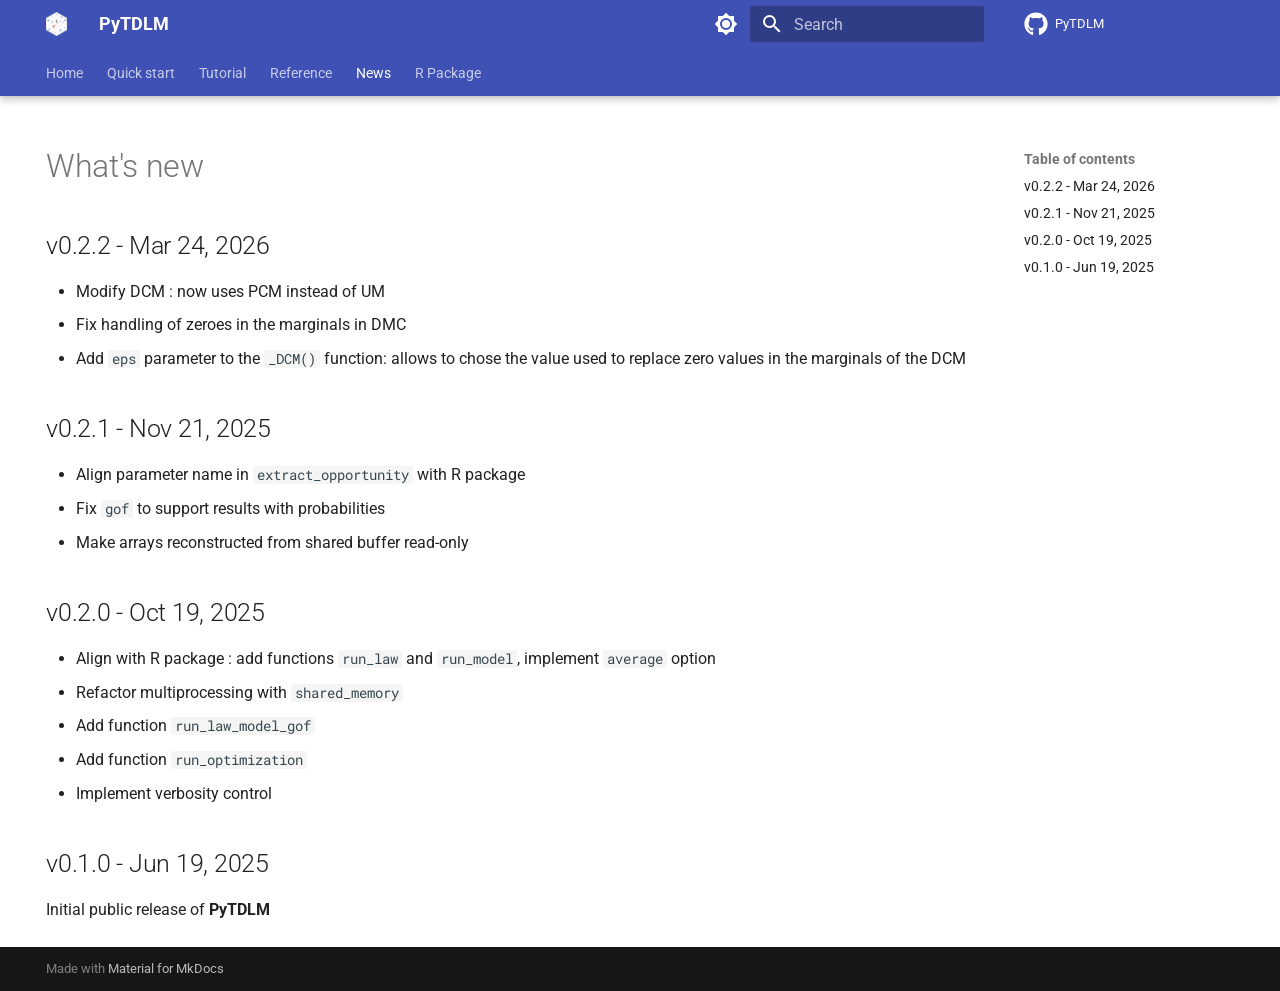
<file: news/index.html>
<!doctype html>
<html lang="en" class="no-js">
  <head>
    
      <meta charset="utf-8">
      <meta name="viewport" content="width=device-width,initial-scale=1">
      
      
      
        <link rel="canonical" href="https://rtdlm.github.io/PyTDLM/news/">
      
      
        <link rel="prev" href="../reference/">
      
      
      
        
      
      
      <link rel="icon" href="../assets/logo.png">
      <meta name="generator" content="mkdocs-1.6.1, mkdocs-material-9.7.7">
    
    
      
        <title>News - PyTDLM</title>
      
    
    
      <link rel="stylesheet" href="../assets/stylesheets/main.ec1eaa64.min.css">
      
        
        <link rel="stylesheet" href="../assets/stylesheets/palette.ab4e12ef.min.css">
      
      


    
    
      
    
    
      
        
        
        <link rel="preconnect" href="https://fonts.gstatic.com" crossorigin>
        <link rel="stylesheet" href="https://fonts.googleapis.com/css?family=Roboto:300,300i,400,400i,700,700i%7CRoboto+Mono:400,400i,700,700i&display=fallback">
        <style>:root{--md-text-font:"Roboto";--md-code-font:"Roboto Mono"}</style>
      
    
    
      <link rel="stylesheet" href="../assets/_mkdocstrings.css">
    
      <link rel="stylesheet" href="../stylesheets/extra.css">
    
    <script>__md_scope=new URL("..",location),__md_hash=e=>[...e].reduce(((e,_)=>(e<<5)-e+_.charCodeAt(0)),0),__md_get=(e,_=localStorage,t=__md_scope)=>JSON.parse(_.getItem(t.pathname+"."+e)),__md_set=(e,_,t=localStorage,a=__md_scope)=>{try{t.setItem(a.pathname+"."+e,JSON.stringify(_))}catch(e){}}</script>
    
      

    
    
  </head>
  
  
    
    
      
    
    
    
    
    <body dir="ltr" data-md-color-scheme="default" data-md-color-primary="indigo" data-md-color-accent="indigo">
  
    
    <input class="md-toggle" data-md-toggle="drawer" type="checkbox" id="__drawer" autocomplete="off">
    <input class="md-toggle" data-md-toggle="search" type="checkbox" id="__search" autocomplete="off">
    <label class="md-overlay" for="__drawer"></label>
    <div data-md-component="skip">
      
        
        <a href="#whats-new" class="md-skip">
          Skip to content
        </a>
      
    </div>
    <div data-md-component="announce">
      
    </div>
    
    
      

  

<header class="md-header md-header--shadow md-header--lifted" data-md-component="header">
  <nav class="md-header__inner md-grid" aria-label="Header">
    <a href=".." title="PyTDLM" class="md-header__button md-logo" aria-label="PyTDLM" data-md-component="logo">
      
  <img src="../assets/logo.png" alt="logo">

    </a>
    <label class="md-header__button md-icon" for="__drawer">
      
      <svg xmlns="http://www.w3.org/2000/svg" viewBox="0 0 24 24"><path d="M3 6h18v2H3zm0 5h18v2H3zm0 5h18v2H3z"/></svg>
    </label>
    <div class="md-header__title" data-md-component="header-title">
      <div class="md-header__ellipsis">
        <div class="md-header__topic">
          <span class="md-ellipsis">
            PyTDLM
          </span>
        </div>
        <div class="md-header__topic" data-md-component="header-topic">
          <span class="md-ellipsis">
            
              News
            
          </span>
        </div>
      </div>
    </div>
    
      
        <form class="md-header__option" data-md-component="palette">
  
    
    
    
    <input class="md-option" data-md-color-media="(prefers-color-scheme: light)" data-md-color-scheme="default" data-md-color-primary="indigo" data-md-color-accent="indigo"  aria-label="Switch to dark mode"  type="radio" name="__palette" id="__palette_0">
    
      <label class="md-header__button md-icon" title="Switch to dark mode" for="__palette_1" hidden>
        <svg xmlns="http://www.w3.org/2000/svg" viewBox="0 0 24 24"><path d="M12 8a4 4 0 0 0-4 4 4 4 0 0 0 4 4 4 4 0 0 0 4-4 4 4 0 0 0-4-4m0 10a6 6 0 0 1-6-6 6 6 0 0 1 6-6 6 6 0 0 1 6 6 6 6 0 0 1-6 6m8-9.31V4h-4.69L12 .69 8.69 4H4v4.69L.69 12 4 15.31V20h4.69L12 23.31 15.31 20H20v-4.69L23.31 12z"/></svg>
      </label>
    
  
    
    
    
    <input class="md-option" data-md-color-media="(prefers-color-scheme: dark)" data-md-color-scheme="slate" data-md-color-primary="indigo" data-md-color-accent="indigo"  aria-label="Switch to system preference"  type="radio" name="__palette" id="__palette_1">
    
      <label class="md-header__button md-icon" title="Switch to system preference" for="__palette_0" hidden>
        <svg xmlns="http://www.w3.org/2000/svg" viewBox="0 0 24 24"><path d="M12 18c-.89 0-1.74-.2-2.5-.55C11.56 16.5 13 14.42 13 12s-1.44-4.5-3.5-5.45C10.26 6.2 11.11 6 12 6a6 6 0 0 1 6 6 6 6 0 0 1-6 6m8-9.31V4h-4.69L12 .69 8.69 4H4v4.69L.69 12 4 15.31V20h4.69L12 23.31 15.31 20H20v-4.69L23.31 12z"/></svg>
      </label>
    
  
</form>
      
    
    
      <script>var palette=__md_get("__palette");if(palette&&palette.color){if("(prefers-color-scheme)"===palette.color.media){var media=matchMedia("(prefers-color-scheme: light)"),input=document.querySelector(media.matches?"[data-md-color-media='(prefers-color-scheme: light)']":"[data-md-color-media='(prefers-color-scheme: dark)']");palette.color.media=input.getAttribute("data-md-color-media"),palette.color.scheme=input.getAttribute("data-md-color-scheme"),palette.color.primary=input.getAttribute("data-md-color-primary"),palette.color.accent=input.getAttribute("data-md-color-accent")}for(var[key,value]of Object.entries(palette.color))document.body.setAttribute("data-md-color-"+key,value)}</script>
    
    
    
      
      
        <label class="md-header__button md-icon" for="__search">
          
          <svg xmlns="http://www.w3.org/2000/svg" viewBox="0 0 24 24"><path d="M9.5 3A6.5 6.5 0 0 1 16 9.5c0 1.61-.59 3.09-1.56 4.23l.27.27h.79l5 5-1.5 1.5-5-5v-.79l-.27-.27A6.52 6.52 0 0 1 9.5 16 6.5 6.5 0 0 1 3 9.5 6.5 6.5 0 0 1 9.5 3m0 2C7 5 5 7 5 9.5S7 14 9.5 14 14 12 14 9.5 12 5 9.5 5"/></svg>
        </label>
        <div class="md-search" data-md-component="search" role="dialog">
  <label class="md-search__overlay" for="__search"></label>
  <div class="md-search__inner" role="search">
    <form class="md-search__form" name="search">
      <input type="text" class="md-search__input" name="query" aria-label="Search" placeholder="Search" autocapitalize="off" autocorrect="off" autocomplete="off" spellcheck="false" data-md-component="search-query" required>
      <label class="md-search__icon md-icon" for="__search">
        
        <svg xmlns="http://www.w3.org/2000/svg" viewBox="0 0 24 24"><path d="M9.5 3A6.5 6.5 0 0 1 16 9.5c0 1.61-.59 3.09-1.56 4.23l.27.27h.79l5 5-1.5 1.5-5-5v-.79l-.27-.27A6.52 6.52 0 0 1 9.5 16 6.5 6.5 0 0 1 3 9.5 6.5 6.5 0 0 1 9.5 3m0 2C7 5 5 7 5 9.5S7 14 9.5 14 14 12 14 9.5 12 5 9.5 5"/></svg>
        
        <svg xmlns="http://www.w3.org/2000/svg" viewBox="0 0 24 24"><path d="M20 11v2H8l5.5 5.5-1.42 1.42L4.16 12l7.92-7.92L13.5 5.5 8 11z"/></svg>
      </label>
      <nav class="md-search__options" aria-label="Search">
        
        <button type="reset" class="md-search__icon md-icon" title="Clear" aria-label="Clear" tabindex="-1">
          
          <svg xmlns="http://www.w3.org/2000/svg" viewBox="0 0 24 24"><path d="M19 6.41 17.59 5 12 10.59 6.41 5 5 6.41 10.59 12 5 17.59 6.41 19 12 13.41 17.59 19 19 17.59 13.41 12z"/></svg>
        </button>
      </nav>
      
    </form>
    <div class="md-search__output">
      <div class="md-search__scrollwrap" tabindex="0" data-md-scrollfix>
        <div class="md-search-result" data-md-component="search-result">
          <div class="md-search-result__meta">
            Initializing search
          </div>
          <ol class="md-search-result__list" role="presentation"></ol>
        </div>
      </div>
    </div>
  </div>
</div>
      
    
    
      <div class="md-header__source">
        <a href="https://github.com/RTDLM/PyTDLM" title="Go to repository" class="md-source" data-md-component="source">
  <div class="md-source__icon md-icon">
    
    <svg xmlns="http://www.w3.org/2000/svg" viewBox="0 0 512 512"><!--! Font Awesome Free 7.1.0 by @fontawesome - https://fontawesome.com License - https://fontawesome.com/license/free (Icons: CC BY 4.0, Fonts: SIL OFL 1.1, Code: MIT License) Copyright 2025 Fonticons, Inc.--><path d="M173.9 397.4c0 2-2.3 3.6-5.2 3.6-3.3.3-5.6-1.3-5.6-3.6 0-2 2.3-3.6 5.2-3.6 3-.3 5.6 1.3 5.6 3.6m-31.1-4.5c-.7 2 1.3 4.3 4.3 4.9 2.6 1 5.6 0 6.2-2s-1.3-4.3-4.3-5.2c-2.6-.7-5.5.3-6.2 2.3m44.2-1.7c-2.9.7-4.9 2.6-4.6 4.9.3 2 2.9 3.3 5.9 2.6 2.9-.7 4.9-2.6 4.6-4.6-.3-1.9-3-3.2-5.9-2.9M252.8 8C114.1 8 8 113.3 8 252c0 110.9 69.8 205.8 169.5 239.2 12.8 2.3 17.3-5.6 17.3-12.1 0-6.2-.3-40.4-.3-61.4 0 0-70 15-84.7-29.8 0 0-11.4-29.1-27.8-36.6 0 0-22.9-15.7 1.6-15.4 0 0 24.9 2 38.6 25.8 21.9 38.6 58.6 27.5 72.9 20.9 2.3-16 8.8-27.1 16-33.7-55.9-6.2-112.3-14.3-112.3-110.5 0-27.5 7.6-41.3 23.6-58.9-2.6-6.5-11.1-33.3 2.6-67.9 20.9-6.5 69 27 69 27 20-5.6 41.5-8.5 62.8-8.5s42.8 2.9 62.8 8.5c0 0 48.1-33.6 69-27 13.7 34.7 5.2 61.4 2.6 67.9 16 17.7 25.8 31.5 25.8 58.9 0 96.5-58.9 104.2-114.8 110.5 9.2 7.9 17 22.9 17 46.4 0 33.7-.3 75.4-.3 83.6 0 6.5 4.6 14.4 17.3 12.1C436.2 457.8 504 362.9 504 252 504 113.3 391.5 8 252.8 8M105.2 352.9c-1.3 1-1 3.3.7 5.2 1.6 1.6 3.9 2.3 5.2 1 1.3-1 1-3.3-.7-5.2-1.6-1.6-3.9-2.3-5.2-1m-10.8-8.1c-.7 1.3.3 2.9 2.3 3.9 1.6 1 3.6.7 4.3-.7.7-1.3-.3-2.9-2.3-3.9-2-.6-3.6-.3-4.3.7m32.4 35.6c-1.6 1.3-1 4.3 1.3 6.2 2.3 2.3 5.2 2.6 6.5 1 1.3-1.3.7-4.3-1.3-6.2-2.2-2.3-5.2-2.6-6.5-1m-11.4-14.7c-1.6 1-1.6 3.6 0 5.9s4.3 3.3 5.6 2.3c1.6-1.3 1.6-3.9 0-6.2-1.4-2.3-4-3.3-5.6-2"/></svg>
  </div>
  <div class="md-source__repository">
    PyTDLM
  </div>
</a>
      </div>
    
  </nav>
  
    
      
<nav class="md-tabs" aria-label="Tabs" data-md-component="tabs">
  <div class="md-grid">
    <ul class="md-tabs__list">
      
        
  
  
  
  
    <li class="md-tabs__item">
      <a href=".." class="md-tabs__link">
        
  
  
    
  
  Home

      </a>
    </li>
  

      
        
  
  
  
  
    <li class="md-tabs__item">
      <a href="../start/" class="md-tabs__link">
        
  
  
    
  
  Quick start

      </a>
    </li>
  

      
        
  
  
  
  
    <li class="md-tabs__item">
      <a href="../tutorial/" class="md-tabs__link">
        
  
  
    
  
  Tutorial

      </a>
    </li>
  

      
        
  
  
  
  
    <li class="md-tabs__item">
      <a href="../reference/" class="md-tabs__link">
        
  
  
    
  
  Reference

      </a>
    </li>
  

      
        
  
  
  
    
  
  
    <li class="md-tabs__item md-tabs__item--active">
      <a href="./" class="md-tabs__link">
        
  
  
    
  
  News

      </a>
    </li>
  

      
        
  
  
  
  
    <li class="md-tabs__item">
      <a href="https://rtdlm.github.io/TDLM/" class="md-tabs__link">
        
  
  
    
  
  R Package

      </a>
    </li>
  

      
    </ul>
  </div>
</nav>
    
  
</header>
    
    <div class="md-container" data-md-component="container">
      
      
        
      
      <main class="md-main" data-md-component="main">
        <div class="md-main__inner md-grid">
          
            
              
                
              
              <div class="md-sidebar md-sidebar--primary" data-md-component="sidebar" data-md-type="navigation" hidden>
                <div class="md-sidebar__scrollwrap">
                  <div class="md-sidebar__inner">
                    


  


<nav class="md-nav md-nav--primary md-nav--lifted" aria-label="Navigation" data-md-level="0">
  <label class="md-nav__title" for="__drawer">
    <a href=".." title="PyTDLM" class="md-nav__button md-logo" aria-label="PyTDLM" data-md-component="logo">
      
  <img src="../assets/logo.png" alt="logo">

    </a>
    PyTDLM
  </label>
  
    <div class="md-nav__source">
      <a href="https://github.com/RTDLM/PyTDLM" title="Go to repository" class="md-source" data-md-component="source">
  <div class="md-source__icon md-icon">
    
    <svg xmlns="http://www.w3.org/2000/svg" viewBox="0 0 512 512"><!--! Font Awesome Free 7.1.0 by @fontawesome - https://fontawesome.com License - https://fontawesome.com/license/free (Icons: CC BY 4.0, Fonts: SIL OFL 1.1, Code: MIT License) Copyright 2025 Fonticons, Inc.--><path d="M173.9 397.4c0 2-2.3 3.6-5.2 3.6-3.3.3-5.6-1.3-5.6-3.6 0-2 2.3-3.6 5.2-3.6 3-.3 5.6 1.3 5.6 3.6m-31.1-4.5c-.7 2 1.3 4.3 4.3 4.9 2.6 1 5.6 0 6.2-2s-1.3-4.3-4.3-5.2c-2.6-.7-5.5.3-6.2 2.3m44.2-1.7c-2.9.7-4.9 2.6-4.6 4.9.3 2 2.9 3.3 5.9 2.6 2.9-.7 4.9-2.6 4.6-4.6-.3-1.9-3-3.2-5.9-2.9M252.8 8C114.1 8 8 113.3 8 252c0 110.9 69.8 205.8 169.5 239.2 12.8 2.3 17.3-5.6 17.3-12.1 0-6.2-.3-40.4-.3-61.4 0 0-70 15-84.7-29.8 0 0-11.4-29.1-27.8-36.6 0 0-22.9-15.7 1.6-15.4 0 0 24.9 2 38.6 25.8 21.9 38.6 58.6 27.5 72.9 20.9 2.3-16 8.8-27.1 16-33.7-55.9-6.2-112.3-14.3-112.3-110.5 0-27.5 7.6-41.3 23.6-58.9-2.6-6.5-11.1-33.3 2.6-67.9 20.9-6.5 69 27 69 27 20-5.6 41.5-8.5 62.8-8.5s42.8 2.9 62.8 8.5c0 0 48.1-33.6 69-27 13.7 34.7 5.2 61.4 2.6 67.9 16 17.7 25.8 31.5 25.8 58.9 0 96.5-58.9 104.2-114.8 110.5 9.2 7.9 17 22.9 17 46.4 0 33.7-.3 75.4-.3 83.6 0 6.5 4.6 14.4 17.3 12.1C436.2 457.8 504 362.9 504 252 504 113.3 391.5 8 252.8 8M105.2 352.9c-1.3 1-1 3.3.7 5.2 1.6 1.6 3.9 2.3 5.2 1 1.3-1 1-3.3-.7-5.2-1.6-1.6-3.9-2.3-5.2-1m-10.8-8.1c-.7 1.3.3 2.9 2.3 3.9 1.6 1 3.6.7 4.3-.7.7-1.3-.3-2.9-2.3-3.9-2-.6-3.6-.3-4.3.7m32.4 35.6c-1.6 1.3-1 4.3 1.3 6.2 2.3 2.3 5.2 2.6 6.5 1 1.3-1.3.7-4.3-1.3-6.2-2.2-2.3-5.2-2.6-6.5-1m-11.4-14.7c-1.6 1-1.6 3.6 0 5.9s4.3 3.3 5.6 2.3c1.6-1.3 1.6-3.9 0-6.2-1.4-2.3-4-3.3-5.6-2"/></svg>
  </div>
  <div class="md-source__repository">
    PyTDLM
  </div>
</a>
    </div>
  
  <ul class="md-nav__list" data-md-scrollfix>
    
      
      
  
  
  
  
    <li class="md-nav__item">
      <a href=".." class="md-nav__link">
        
  
  
  <span class="md-ellipsis">
    
  
    Home
  

    
  </span>
  
  

      </a>
    </li>
  

    
      
      
  
  
  
  
    <li class="md-nav__item">
      <a href="../start/" class="md-nav__link">
        
  
  
  <span class="md-ellipsis">
    
  
    Quick start
  

    
  </span>
  
  

      </a>
    </li>
  

    
      
      
  
  
  
  
    <li class="md-nav__item">
      <a href="../tutorial/" class="md-nav__link">
        
  
  
  <span class="md-ellipsis">
    
  
    Tutorial
  

    
  </span>
  
  

      </a>
    </li>
  

    
      
      
  
  
  
  
    <li class="md-nav__item">
      <a href="../reference/" class="md-nav__link">
        
  
  
  <span class="md-ellipsis">
    
  
    Reference
  

    
  </span>
  
  

      </a>
    </li>
  

    
      
      
  
  
    
  
  
  
    <li class="md-nav__item md-nav__item--active">
      
      <input class="md-nav__toggle md-toggle" type="checkbox" id="__toc">
      
      
        
      
      
        <label class="md-nav__link md-nav__link--active" for="__toc">
          
  
  
  <span class="md-ellipsis">
    
  
    News
  

    
  </span>
  
  

          <span class="md-nav__icon md-icon"></span>
        </label>
      
      <a href="./" class="md-nav__link md-nav__link--active">
        
  
  
  <span class="md-ellipsis">
    
  
    News
  

    
  </span>
  
  

      </a>
      
        

<nav class="md-nav md-nav--secondary" aria-label="Table of contents">
  
  
  
    
  
  
    <label class="md-nav__title" for="__toc">
      <span class="md-nav__icon md-icon"></span>
      Table of contents
    </label>
    <ul class="md-nav__list" data-md-component="toc" data-md-scrollfix>
      
        <li class="md-nav__item">
  <a href="#v022-mar-24-2026" class="md-nav__link">
    <span class="md-ellipsis">
      
        v0.2.2 - Mar 24, 2026
      
    </span>
  </a>
  
</li>
      
        <li class="md-nav__item">
  <a href="#v021-nov-21-2025" class="md-nav__link">
    <span class="md-ellipsis">
      
        v0.2.1 - Nov 21, 2025
      
    </span>
  </a>
  
</li>
      
        <li class="md-nav__item">
  <a href="#v020-oct-19-2025" class="md-nav__link">
    <span class="md-ellipsis">
      
        v0.2.0 - Oct 19, 2025
      
    </span>
  </a>
  
</li>
      
        <li class="md-nav__item">
  <a href="#v010-jun-19-2025" class="md-nav__link">
    <span class="md-ellipsis">
      
        v0.1.0 - Jun 19, 2025
      
    </span>
  </a>
  
</li>
      
    </ul>
  
</nav>
      
    </li>
  

    
      
      
  
  
  
  
    <li class="md-nav__item">
      <a href="https://rtdlm.github.io/TDLM/" class="md-nav__link">
        
  
  
  <span class="md-ellipsis">
    
  
    R Package
  

    
  </span>
  
  

      </a>
    </li>
  

    
  </ul>
</nav>
                  </div>
                </div>
              </div>
            
            
              
                
              
              <div class="md-sidebar md-sidebar--secondary" data-md-component="sidebar" data-md-type="toc" >
                <div class="md-sidebar__scrollwrap">
                  <div class="md-sidebar__inner">
                    

<nav class="md-nav md-nav--secondary" aria-label="Table of contents">
  
  
  
    
  
  
    <label class="md-nav__title" for="__toc">
      <span class="md-nav__icon md-icon"></span>
      Table of contents
    </label>
    <ul class="md-nav__list" data-md-component="toc" data-md-scrollfix>
      
        <li class="md-nav__item">
  <a href="#v022-mar-24-2026" class="md-nav__link">
    <span class="md-ellipsis">
      
        v0.2.2 - Mar 24, 2026
      
    </span>
  </a>
  
</li>
      
        <li class="md-nav__item">
  <a href="#v021-nov-21-2025" class="md-nav__link">
    <span class="md-ellipsis">
      
        v0.2.1 - Nov 21, 2025
      
    </span>
  </a>
  
</li>
      
        <li class="md-nav__item">
  <a href="#v020-oct-19-2025" class="md-nav__link">
    <span class="md-ellipsis">
      
        v0.2.0 - Oct 19, 2025
      
    </span>
  </a>
  
</li>
      
        <li class="md-nav__item">
  <a href="#v010-jun-19-2025" class="md-nav__link">
    <span class="md-ellipsis">
      
        v0.1.0 - Jun 19, 2025
      
    </span>
  </a>
  
</li>
      
    </ul>
  
</nav>
                  </div>
                </div>
              </div>
            
          
          
            <div class="md-content" data-md-component="content">
              
              <article class="md-content__inner md-typeset">
                
                  
  



  
  


<h1 id="whats-new">What's new<a class="headerlink" href="#whats-new" title="Permanent link">&para;</a></h1>
<h2 id="v022-mar-24-2026">v0.2.2 - Mar 24, 2026<a class="headerlink" href="#v022-mar-24-2026" title="Permanent link">&para;</a></h2>
<ul>
<li>Modify DCM : now uses PCM instead of UM</li>
<li>Fix handling of zeroes in the marginals in DMC</li>
<li>Add <code>eps</code> parameter to the <code>_DCM()</code> function: allows to chose the value used to replace zero values in the marginals of the DCM</li>
</ul>
<h2 id="v021-nov-21-2025">v0.2.1 - Nov 21, 2025<a class="headerlink" href="#v021-nov-21-2025" title="Permanent link">&para;</a></h2>
<ul>
<li>Align parameter name in <code>extract_opportunity</code> with R package</li>
<li>Fix <code>gof</code> to support results with probabilities</li>
<li>Make arrays reconstructed from shared buffer read-only</li>
</ul>
<h2 id="v020-oct-19-2025">v0.2.0 - Oct 19, 2025<a class="headerlink" href="#v020-oct-19-2025" title="Permanent link">&para;</a></h2>
<ul>
<li>Align with R package : add functions <code>run_law</code> and <code>run_model</code>, implement <code>average</code> option</li>
<li>Refactor multiprocessing with <code>shared_memory</code></li>
<li>Add function <code>run_law_model_gof</code></li>
<li>Add function <code>run_optimization</code></li>
<li>Implement verbosity control</li>
</ul>
<h2 id="v010-jun-19-2025">v0.1.0 - Jun 19, 2025<a class="headerlink" href="#v010-jun-19-2025" title="Permanent link">&para;</a></h2>
<p>Initial public release of <strong>PyTDLM</strong></p>







  
  




  



                
              </article>
            </div>
          
          
<script>var target=document.getElementById(location.hash.slice(1));target&&target.name&&(target.checked=target.name.startsWith("__tabbed_"))</script>
        </div>
        
      </main>
      
        <footer class="md-footer">
  
  <div class="md-footer-meta md-typeset">
    <div class="md-footer-meta__inner md-grid">
      <div class="md-copyright">
  
  
    Made with
    <a href="https://squidfunk.github.io/mkdocs-material/" target="_blank" rel="noopener">
      Material for MkDocs
    </a>
  
</div>
      
    </div>
  </div>
</footer>
      
    </div>
    <div class="md-dialog" data-md-component="dialog">
      <div class="md-dialog__inner md-typeset"></div>
    </div>
    
    
    
      
      
      <script id="__config" type="application/json">{"annotate": null, "base": "..", "features": ["navigation.tabs", "navigation.tabs.sticky", "content.code.copy"], "search": "../assets/javascripts/workers/search.2c215733.min.js", "tags": null, "translations": {"clipboard.copied": "Copied to clipboard", "clipboard.copy": "Copy to clipboard", "search.result.more.one": "1 more on this page", "search.result.more.other": "# more on this page", "search.result.none": "No matching documents", "search.result.one": "1 matching document", "search.result.other": "# matching documents", "search.result.placeholder": "Type to start searching", "search.result.term.missing": "Missing", "select.version": "Select version"}, "version": null}</script>
    
    
      <script src="../assets/javascripts/bundle.d7400e89.min.js"></script>
      
    
  </body>
</html>
</file>
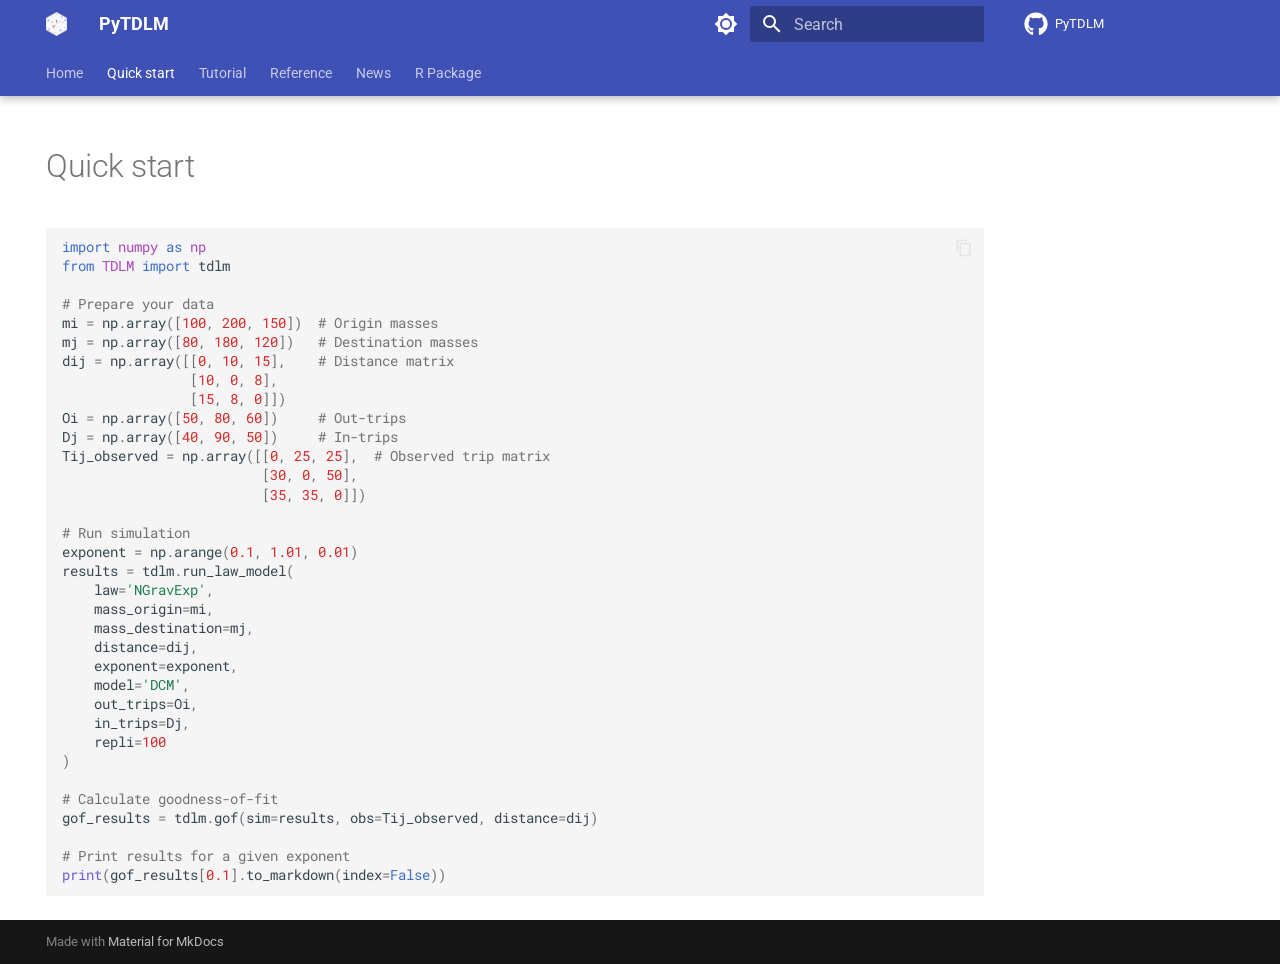
<file: start/index.html>
<!doctype html>
<html lang="en" class="no-js">
  <head>
    
      <meta charset="utf-8">
      <meta name="viewport" content="width=device-width,initial-scale=1">
      
      
      
        <link rel="canonical" href="https://rtdlm.github.io/PyTDLM/start/">
      
      
        <link rel="prev" href="..">
      
      
        <link rel="next" href="../tutorial/">
      
      
        
      
      
      <link rel="icon" href="../assets/logo.png">
      <meta name="generator" content="mkdocs-1.6.1, mkdocs-material-9.7.7">
    
    
      
        <title>Quick start - PyTDLM</title>
      
    
    
      <link rel="stylesheet" href="../assets/stylesheets/main.ec1eaa64.min.css">
      
        
        <link rel="stylesheet" href="../assets/stylesheets/palette.ab4e12ef.min.css">
      
      


    
    
      
    
    
      
        
        
        <link rel="preconnect" href="https://fonts.gstatic.com" crossorigin>
        <link rel="stylesheet" href="https://fonts.googleapis.com/css?family=Roboto:300,300i,400,400i,700,700i%7CRoboto+Mono:400,400i,700,700i&display=fallback">
        <style>:root{--md-text-font:"Roboto";--md-code-font:"Roboto Mono"}</style>
      
    
    
      <link rel="stylesheet" href="../assets/_mkdocstrings.css">
    
      <link rel="stylesheet" href="../stylesheets/extra.css">
    
    <script>__md_scope=new URL("..",location),__md_hash=e=>[...e].reduce(((e,_)=>(e<<5)-e+_.charCodeAt(0)),0),__md_get=(e,_=localStorage,t=__md_scope)=>JSON.parse(_.getItem(t.pathname+"."+e)),__md_set=(e,_,t=localStorage,a=__md_scope)=>{try{t.setItem(a.pathname+"."+e,JSON.stringify(_))}catch(e){}}</script>
    
      

    
    
  </head>
  
  
    
    
      
    
    
    
    
    <body dir="ltr" data-md-color-scheme="default" data-md-color-primary="indigo" data-md-color-accent="indigo">
  
    
    <input class="md-toggle" data-md-toggle="drawer" type="checkbox" id="__drawer" autocomplete="off">
    <input class="md-toggle" data-md-toggle="search" type="checkbox" id="__search" autocomplete="off">
    <label class="md-overlay" for="__drawer"></label>
    <div data-md-component="skip">
      
        
        <a href="#quick-start" class="md-skip">
          Skip to content
        </a>
      
    </div>
    <div data-md-component="announce">
      
    </div>
    
    
      

  

<header class="md-header md-header--shadow md-header--lifted" data-md-component="header">
  <nav class="md-header__inner md-grid" aria-label="Header">
    <a href=".." title="PyTDLM" class="md-header__button md-logo" aria-label="PyTDLM" data-md-component="logo">
      
  <img src="../assets/logo.png" alt="logo">

    </a>
    <label class="md-header__button md-icon" for="__drawer">
      
      <svg xmlns="http://www.w3.org/2000/svg" viewBox="0 0 24 24"><path d="M3 6h18v2H3zm0 5h18v2H3zm0 5h18v2H3z"/></svg>
    </label>
    <div class="md-header__title" data-md-component="header-title">
      <div class="md-header__ellipsis">
        <div class="md-header__topic">
          <span class="md-ellipsis">
            PyTDLM
          </span>
        </div>
        <div class="md-header__topic" data-md-component="header-topic">
          <span class="md-ellipsis">
            
              Quick start
            
          </span>
        </div>
      </div>
    </div>
    
      
        <form class="md-header__option" data-md-component="palette">
  
    
    
    
    <input class="md-option" data-md-color-media="(prefers-color-scheme: light)" data-md-color-scheme="default" data-md-color-primary="indigo" data-md-color-accent="indigo"  aria-label="Switch to dark mode"  type="radio" name="__palette" id="__palette_0">
    
      <label class="md-header__button md-icon" title="Switch to dark mode" for="__palette_1" hidden>
        <svg xmlns="http://www.w3.org/2000/svg" viewBox="0 0 24 24"><path d="M12 8a4 4 0 0 0-4 4 4 4 0 0 0 4 4 4 4 0 0 0 4-4 4 4 0 0 0-4-4m0 10a6 6 0 0 1-6-6 6 6 0 0 1 6-6 6 6 0 0 1 6 6 6 6 0 0 1-6 6m8-9.31V4h-4.69L12 .69 8.69 4H4v4.69L.69 12 4 15.31V20h4.69L12 23.31 15.31 20H20v-4.69L23.31 12z"/></svg>
      </label>
    
  
    
    
    
    <input class="md-option" data-md-color-media="(prefers-color-scheme: dark)" data-md-color-scheme="slate" data-md-color-primary="indigo" data-md-color-accent="indigo"  aria-label="Switch to system preference"  type="radio" name="__palette" id="__palette_1">
    
      <label class="md-header__button md-icon" title="Switch to system preference" for="__palette_0" hidden>
        <svg xmlns="http://www.w3.org/2000/svg" viewBox="0 0 24 24"><path d="M12 18c-.89 0-1.74-.2-2.5-.55C11.56 16.5 13 14.42 13 12s-1.44-4.5-3.5-5.45C10.26 6.2 11.11 6 12 6a6 6 0 0 1 6 6 6 6 0 0 1-6 6m8-9.31V4h-4.69L12 .69 8.69 4H4v4.69L.69 12 4 15.31V20h4.69L12 23.31 15.31 20H20v-4.69L23.31 12z"/></svg>
      </label>
    
  
</form>
      
    
    
      <script>var palette=__md_get("__palette");if(palette&&palette.color){if("(prefers-color-scheme)"===palette.color.media){var media=matchMedia("(prefers-color-scheme: light)"),input=document.querySelector(media.matches?"[data-md-color-media='(prefers-color-scheme: light)']":"[data-md-color-media='(prefers-color-scheme: dark)']");palette.color.media=input.getAttribute("data-md-color-media"),palette.color.scheme=input.getAttribute("data-md-color-scheme"),palette.color.primary=input.getAttribute("data-md-color-primary"),palette.color.accent=input.getAttribute("data-md-color-accent")}for(var[key,value]of Object.entries(palette.color))document.body.setAttribute("data-md-color-"+key,value)}</script>
    
    
    
      
      
        <label class="md-header__button md-icon" for="__search">
          
          <svg xmlns="http://www.w3.org/2000/svg" viewBox="0 0 24 24"><path d="M9.5 3A6.5 6.5 0 0 1 16 9.5c0 1.61-.59 3.09-1.56 4.23l.27.27h.79l5 5-1.5 1.5-5-5v-.79l-.27-.27A6.52 6.52 0 0 1 9.5 16 6.5 6.5 0 0 1 3 9.5 6.5 6.5 0 0 1 9.5 3m0 2C7 5 5 7 5 9.5S7 14 9.5 14 14 12 14 9.5 12 5 9.5 5"/></svg>
        </label>
        <div class="md-search" data-md-component="search" role="dialog">
  <label class="md-search__overlay" for="__search"></label>
  <div class="md-search__inner" role="search">
    <form class="md-search__form" name="search">
      <input type="text" class="md-search__input" name="query" aria-label="Search" placeholder="Search" autocapitalize="off" autocorrect="off" autocomplete="off" spellcheck="false" data-md-component="search-query" required>
      <label class="md-search__icon md-icon" for="__search">
        
        <svg xmlns="http://www.w3.org/2000/svg" viewBox="0 0 24 24"><path d="M9.5 3A6.5 6.5 0 0 1 16 9.5c0 1.61-.59 3.09-1.56 4.23l.27.27h.79l5 5-1.5 1.5-5-5v-.79l-.27-.27A6.52 6.52 0 0 1 9.5 16 6.5 6.5 0 0 1 3 9.5 6.5 6.5 0 0 1 9.5 3m0 2C7 5 5 7 5 9.5S7 14 9.5 14 14 12 14 9.5 12 5 9.5 5"/></svg>
        
        <svg xmlns="http://www.w3.org/2000/svg" viewBox="0 0 24 24"><path d="M20 11v2H8l5.5 5.5-1.42 1.42L4.16 12l7.92-7.92L13.5 5.5 8 11z"/></svg>
      </label>
      <nav class="md-search__options" aria-label="Search">
        
        <button type="reset" class="md-search__icon md-icon" title="Clear" aria-label="Clear" tabindex="-1">
          
          <svg xmlns="http://www.w3.org/2000/svg" viewBox="0 0 24 24"><path d="M19 6.41 17.59 5 12 10.59 6.41 5 5 6.41 10.59 12 5 17.59 6.41 19 12 13.41 17.59 19 19 17.59 13.41 12z"/></svg>
        </button>
      </nav>
      
    </form>
    <div class="md-search__output">
      <div class="md-search__scrollwrap" tabindex="0" data-md-scrollfix>
        <div class="md-search-result" data-md-component="search-result">
          <div class="md-search-result__meta">
            Initializing search
          </div>
          <ol class="md-search-result__list" role="presentation"></ol>
        </div>
      </div>
    </div>
  </div>
</div>
      
    
    
      <div class="md-header__source">
        <a href="https://github.com/RTDLM/PyTDLM" title="Go to repository" class="md-source" data-md-component="source">
  <div class="md-source__icon md-icon">
    
    <svg xmlns="http://www.w3.org/2000/svg" viewBox="0 0 512 512"><!--! Font Awesome Free 7.1.0 by @fontawesome - https://fontawesome.com License - https://fontawesome.com/license/free (Icons: CC BY 4.0, Fonts: SIL OFL 1.1, Code: MIT License) Copyright 2025 Fonticons, Inc.--><path d="M173.9 397.4c0 2-2.3 3.6-5.2 3.6-3.3.3-5.6-1.3-5.6-3.6 0-2 2.3-3.6 5.2-3.6 3-.3 5.6 1.3 5.6 3.6m-31.1-4.5c-.7 2 1.3 4.3 4.3 4.9 2.6 1 5.6 0 6.2-2s-1.3-4.3-4.3-5.2c-2.6-.7-5.5.3-6.2 2.3m44.2-1.7c-2.9.7-4.9 2.6-4.6 4.9.3 2 2.9 3.3 5.9 2.6 2.9-.7 4.9-2.6 4.6-4.6-.3-1.9-3-3.2-5.9-2.9M252.8 8C114.1 8 8 113.3 8 252c0 110.9 69.8 205.8 169.5 239.2 12.8 2.3 17.3-5.6 17.3-12.1 0-6.2-.3-40.4-.3-61.4 0 0-70 15-84.7-29.8 0 0-11.4-29.1-27.8-36.6 0 0-22.9-15.7 1.6-15.4 0 0 24.9 2 38.6 25.8 21.9 38.6 58.6 27.5 72.9 20.9 2.3-16 8.8-27.1 16-33.7-55.9-6.2-112.3-14.3-112.3-110.5 0-27.5 7.6-41.3 23.6-58.9-2.6-6.5-11.1-33.3 2.6-67.9 20.9-6.5 69 27 69 27 20-5.6 41.5-8.5 62.8-8.5s42.8 2.9 62.8 8.5c0 0 48.1-33.6 69-27 13.7 34.7 5.2 61.4 2.6 67.9 16 17.7 25.8 31.5 25.8 58.9 0 96.5-58.9 104.2-114.8 110.5 9.2 7.9 17 22.9 17 46.4 0 33.7-.3 75.4-.3 83.6 0 6.5 4.6 14.4 17.3 12.1C436.2 457.8 504 362.9 504 252 504 113.3 391.5 8 252.8 8M105.2 352.9c-1.3 1-1 3.3.7 5.2 1.6 1.6 3.9 2.3 5.2 1 1.3-1 1-3.3-.7-5.2-1.6-1.6-3.9-2.3-5.2-1m-10.8-8.1c-.7 1.3.3 2.9 2.3 3.9 1.6 1 3.6.7 4.3-.7.7-1.3-.3-2.9-2.3-3.9-2-.6-3.6-.3-4.3.7m32.4 35.6c-1.6 1.3-1 4.3 1.3 6.2 2.3 2.3 5.2 2.6 6.5 1 1.3-1.3.7-4.3-1.3-6.2-2.2-2.3-5.2-2.6-6.5-1m-11.4-14.7c-1.6 1-1.6 3.6 0 5.9s4.3 3.3 5.6 2.3c1.6-1.3 1.6-3.9 0-6.2-1.4-2.3-4-3.3-5.6-2"/></svg>
  </div>
  <div class="md-source__repository">
    PyTDLM
  </div>
</a>
      </div>
    
  </nav>
  
    
      
<nav class="md-tabs" aria-label="Tabs" data-md-component="tabs">
  <div class="md-grid">
    <ul class="md-tabs__list">
      
        
  
  
  
  
    <li class="md-tabs__item">
      <a href=".." class="md-tabs__link">
        
  
  
    
  
  Home

      </a>
    </li>
  

      
        
  
  
  
    
  
  
    <li class="md-tabs__item md-tabs__item--active">
      <a href="./" class="md-tabs__link">
        
  
  
    
  
  Quick start

      </a>
    </li>
  

      
        
  
  
  
  
    <li class="md-tabs__item">
      <a href="../tutorial/" class="md-tabs__link">
        
  
  
    
  
  Tutorial

      </a>
    </li>
  

      
        
  
  
  
  
    <li class="md-tabs__item">
      <a href="../reference/" class="md-tabs__link">
        
  
  
    
  
  Reference

      </a>
    </li>
  

      
        
  
  
  
  
    <li class="md-tabs__item">
      <a href="../news/" class="md-tabs__link">
        
  
  
    
  
  News

      </a>
    </li>
  

      
        
  
  
  
  
    <li class="md-tabs__item">
      <a href="https://rtdlm.github.io/TDLM/" class="md-tabs__link">
        
  
  
    
  
  R Package

      </a>
    </li>
  

      
    </ul>
  </div>
</nav>
    
  
</header>
    
    <div class="md-container" data-md-component="container">
      
      
        
      
      <main class="md-main" data-md-component="main">
        <div class="md-main__inner md-grid">
          
            
              
                
              
              <div class="md-sidebar md-sidebar--primary" data-md-component="sidebar" data-md-type="navigation" hidden>
                <div class="md-sidebar__scrollwrap">
                  <div class="md-sidebar__inner">
                    


  


<nav class="md-nav md-nav--primary md-nav--lifted" aria-label="Navigation" data-md-level="0">
  <label class="md-nav__title" for="__drawer">
    <a href=".." title="PyTDLM" class="md-nav__button md-logo" aria-label="PyTDLM" data-md-component="logo">
      
  <img src="../assets/logo.png" alt="logo">

    </a>
    PyTDLM
  </label>
  
    <div class="md-nav__source">
      <a href="https://github.com/RTDLM/PyTDLM" title="Go to repository" class="md-source" data-md-component="source">
  <div class="md-source__icon md-icon">
    
    <svg xmlns="http://www.w3.org/2000/svg" viewBox="0 0 512 512"><!--! Font Awesome Free 7.1.0 by @fontawesome - https://fontawesome.com License - https://fontawesome.com/license/free (Icons: CC BY 4.0, Fonts: SIL OFL 1.1, Code: MIT License) Copyright 2025 Fonticons, Inc.--><path d="M173.9 397.4c0 2-2.3 3.6-5.2 3.6-3.3.3-5.6-1.3-5.6-3.6 0-2 2.3-3.6 5.2-3.6 3-.3 5.6 1.3 5.6 3.6m-31.1-4.5c-.7 2 1.3 4.3 4.3 4.9 2.6 1 5.6 0 6.2-2s-1.3-4.3-4.3-5.2c-2.6-.7-5.5.3-6.2 2.3m44.2-1.7c-2.9.7-4.9 2.6-4.6 4.9.3 2 2.9 3.3 5.9 2.6 2.9-.7 4.9-2.6 4.6-4.6-.3-1.9-3-3.2-5.9-2.9M252.8 8C114.1 8 8 113.3 8 252c0 110.9 69.8 205.8 169.5 239.2 12.8 2.3 17.3-5.6 17.3-12.1 0-6.2-.3-40.4-.3-61.4 0 0-70 15-84.7-29.8 0 0-11.4-29.1-27.8-36.6 0 0-22.9-15.7 1.6-15.4 0 0 24.9 2 38.6 25.8 21.9 38.6 58.6 27.5 72.9 20.9 2.3-16 8.8-27.1 16-33.7-55.9-6.2-112.3-14.3-112.3-110.5 0-27.5 7.6-41.3 23.6-58.9-2.6-6.5-11.1-33.3 2.6-67.9 20.9-6.5 69 27 69 27 20-5.6 41.5-8.5 62.8-8.5s42.8 2.9 62.8 8.5c0 0 48.1-33.6 69-27 13.7 34.7 5.2 61.4 2.6 67.9 16 17.7 25.8 31.5 25.8 58.9 0 96.5-58.9 104.2-114.8 110.5 9.2 7.9 17 22.9 17 46.4 0 33.7-.3 75.4-.3 83.6 0 6.5 4.6 14.4 17.3 12.1C436.2 457.8 504 362.9 504 252 504 113.3 391.5 8 252.8 8M105.2 352.9c-1.3 1-1 3.3.7 5.2 1.6 1.6 3.9 2.3 5.2 1 1.3-1 1-3.3-.7-5.2-1.6-1.6-3.9-2.3-5.2-1m-10.8-8.1c-.7 1.3.3 2.9 2.3 3.9 1.6 1 3.6.7 4.3-.7.7-1.3-.3-2.9-2.3-3.9-2-.6-3.6-.3-4.3.7m32.4 35.6c-1.6 1.3-1 4.3 1.3 6.2 2.3 2.3 5.2 2.6 6.5 1 1.3-1.3.7-4.3-1.3-6.2-2.2-2.3-5.2-2.6-6.5-1m-11.4-14.7c-1.6 1-1.6 3.6 0 5.9s4.3 3.3 5.6 2.3c1.6-1.3 1.6-3.9 0-6.2-1.4-2.3-4-3.3-5.6-2"/></svg>
  </div>
  <div class="md-source__repository">
    PyTDLM
  </div>
</a>
    </div>
  
  <ul class="md-nav__list" data-md-scrollfix>
    
      
      
  
  
  
  
    <li class="md-nav__item">
      <a href=".." class="md-nav__link">
        
  
  
  <span class="md-ellipsis">
    
  
    Home
  

    
  </span>
  
  

      </a>
    </li>
  

    
      
      
  
  
    
  
  
  
    <li class="md-nav__item md-nav__item--active">
      
      <input class="md-nav__toggle md-toggle" type="checkbox" id="__toc">
      
      
        
      
      
      <a href="./" class="md-nav__link md-nav__link--active">
        
  
  
  <span class="md-ellipsis">
    
  
    Quick start
  

    
  </span>
  
  

      </a>
      
    </li>
  

    
      
      
  
  
  
  
    <li class="md-nav__item">
      <a href="../tutorial/" class="md-nav__link">
        
  
  
  <span class="md-ellipsis">
    
  
    Tutorial
  

    
  </span>
  
  

      </a>
    </li>
  

    
      
      
  
  
  
  
    <li class="md-nav__item">
      <a href="../reference/" class="md-nav__link">
        
  
  
  <span class="md-ellipsis">
    
  
    Reference
  

    
  </span>
  
  

      </a>
    </li>
  

    
      
      
  
  
  
  
    <li class="md-nav__item">
      <a href="../news/" class="md-nav__link">
        
  
  
  <span class="md-ellipsis">
    
  
    News
  

    
  </span>
  
  

      </a>
    </li>
  

    
      
      
  
  
  
  
    <li class="md-nav__item">
      <a href="https://rtdlm.github.io/TDLM/" class="md-nav__link">
        
  
  
  <span class="md-ellipsis">
    
  
    R Package
  

    
  </span>
  
  

      </a>
    </li>
  

    
  </ul>
</nav>
                  </div>
                </div>
              </div>
            
            
              
                
              
              <div class="md-sidebar md-sidebar--secondary" data-md-component="sidebar" data-md-type="toc" >
                <div class="md-sidebar__scrollwrap">
                  <div class="md-sidebar__inner">
                    

<nav class="md-nav md-nav--secondary" aria-label="Table of contents">
  
  
  
    
  
  
</nav>
                  </div>
                </div>
              </div>
            
          
          
            <div class="md-content" data-md-component="content">
              
              <article class="md-content__inner md-typeset">
                
                  
  



  
  


<h1 id="quick-start">Quick start<a class="headerlink" href="#quick-start" title="Permanent link">&para;</a></h1>
<div class="language-python highlight"><pre><span></span><code><span id="__span-0-1"><a id="__codelineno-0-1" name="__codelineno-0-1" href="#__codelineno-0-1"></a><span class="kn">import</span><span class="w"> </span><span class="nn">numpy</span><span class="w"> </span><span class="k">as</span><span class="w"> </span><span class="nn">np</span>
</span><span id="__span-0-2"><a id="__codelineno-0-2" name="__codelineno-0-2" href="#__codelineno-0-2"></a><span class="kn">from</span><span class="w"> </span><span class="nn">TDLM</span><span class="w"> </span><span class="kn">import</span> <span class="n">tdlm</span>
</span><span id="__span-0-3"><a id="__codelineno-0-3" name="__codelineno-0-3" href="#__codelineno-0-3"></a>
</span><span id="__span-0-4"><a id="__codelineno-0-4" name="__codelineno-0-4" href="#__codelineno-0-4"></a><span class="c1"># Prepare your data</span>
</span><span id="__span-0-5"><a id="__codelineno-0-5" name="__codelineno-0-5" href="#__codelineno-0-5"></a><span class="n">mi</span> <span class="o">=</span> <span class="n">np</span><span class="o">.</span><span class="n">array</span><span class="p">([</span><span class="mi">100</span><span class="p">,</span> <span class="mi">200</span><span class="p">,</span> <span class="mi">150</span><span class="p">])</span>  <span class="c1"># Origin masses</span>
</span><span id="__span-0-6"><a id="__codelineno-0-6" name="__codelineno-0-6" href="#__codelineno-0-6"></a><span class="n">mj</span> <span class="o">=</span> <span class="n">np</span><span class="o">.</span><span class="n">array</span><span class="p">([</span><span class="mi">80</span><span class="p">,</span> <span class="mi">180</span><span class="p">,</span> <span class="mi">120</span><span class="p">])</span>   <span class="c1"># Destination masses  </span>
</span><span id="__span-0-7"><a id="__codelineno-0-7" name="__codelineno-0-7" href="#__codelineno-0-7"></a><span class="n">dij</span> <span class="o">=</span> <span class="n">np</span><span class="o">.</span><span class="n">array</span><span class="p">([[</span><span class="mi">0</span><span class="p">,</span> <span class="mi">10</span><span class="p">,</span> <span class="mi">15</span><span class="p">],</span>    <span class="c1"># Distance matrix</span>
</span><span id="__span-0-8"><a id="__codelineno-0-8" name="__codelineno-0-8" href="#__codelineno-0-8"></a>                <span class="p">[</span><span class="mi">10</span><span class="p">,</span> <span class="mi">0</span><span class="p">,</span> <span class="mi">8</span><span class="p">],</span> 
</span><span id="__span-0-9"><a id="__codelineno-0-9" name="__codelineno-0-9" href="#__codelineno-0-9"></a>                <span class="p">[</span><span class="mi">15</span><span class="p">,</span> <span class="mi">8</span><span class="p">,</span> <span class="mi">0</span><span class="p">]])</span>
</span><span id="__span-0-10"><a id="__codelineno-0-10" name="__codelineno-0-10" href="#__codelineno-0-10"></a><span class="n">Oi</span> <span class="o">=</span> <span class="n">np</span><span class="o">.</span><span class="n">array</span><span class="p">([</span><span class="mi">50</span><span class="p">,</span> <span class="mi">80</span><span class="p">,</span> <span class="mi">60</span><span class="p">])</span>     <span class="c1"># Out-trips</span>
</span><span id="__span-0-11"><a id="__codelineno-0-11" name="__codelineno-0-11" href="#__codelineno-0-11"></a><span class="n">Dj</span> <span class="o">=</span> <span class="n">np</span><span class="o">.</span><span class="n">array</span><span class="p">([</span><span class="mi">40</span><span class="p">,</span> <span class="mi">90</span><span class="p">,</span> <span class="mi">50</span><span class="p">])</span>     <span class="c1"># In-trips</span>
</span><span id="__span-0-12"><a id="__codelineno-0-12" name="__codelineno-0-12" href="#__codelineno-0-12"></a><span class="n">Tij_observed</span> <span class="o">=</span> <span class="n">np</span><span class="o">.</span><span class="n">array</span><span class="p">([[</span><span class="mi">0</span><span class="p">,</span> <span class="mi">25</span><span class="p">,</span> <span class="mi">25</span><span class="p">],</span>  <span class="c1"># Observed trip matrix</span>
</span><span id="__span-0-13"><a id="__codelineno-0-13" name="__codelineno-0-13" href="#__codelineno-0-13"></a>                         <span class="p">[</span><span class="mi">30</span><span class="p">,</span> <span class="mi">0</span><span class="p">,</span> <span class="mi">50</span><span class="p">],</span>
</span><span id="__span-0-14"><a id="__codelineno-0-14" name="__codelineno-0-14" href="#__codelineno-0-14"></a>                         <span class="p">[</span><span class="mi">35</span><span class="p">,</span> <span class="mi">35</span><span class="p">,</span> <span class="mi">0</span><span class="p">]])</span>
</span><span id="__span-0-15"><a id="__codelineno-0-15" name="__codelineno-0-15" href="#__codelineno-0-15"></a>
</span><span id="__span-0-16"><a id="__codelineno-0-16" name="__codelineno-0-16" href="#__codelineno-0-16"></a><span class="c1"># Run simulation</span>
</span><span id="__span-0-17"><a id="__codelineno-0-17" name="__codelineno-0-17" href="#__codelineno-0-17"></a><span class="n">exponent</span> <span class="o">=</span> <span class="n">np</span><span class="o">.</span><span class="n">arange</span><span class="p">(</span><span class="mf">0.1</span><span class="p">,</span> <span class="mf">1.01</span><span class="p">,</span> <span class="mf">0.01</span><span class="p">)</span>
</span><span id="__span-0-18"><a id="__codelineno-0-18" name="__codelineno-0-18" href="#__codelineno-0-18"></a><span class="n">results</span> <span class="o">=</span> <span class="n">tdlm</span><span class="o">.</span><span class="n">run_law_model</span><span class="p">(</span>
</span><span id="__span-0-19"><a id="__codelineno-0-19" name="__codelineno-0-19" href="#__codelineno-0-19"></a>    <span class="n">law</span><span class="o">=</span><span class="s1">'NGravExp'</span><span class="p">,</span>
</span><span id="__span-0-20"><a id="__codelineno-0-20" name="__codelineno-0-20" href="#__codelineno-0-20"></a>    <span class="n">mass_origin</span><span class="o">=</span><span class="n">mi</span><span class="p">,</span>
</span><span id="__span-0-21"><a id="__codelineno-0-21" name="__codelineno-0-21" href="#__codelineno-0-21"></a>    <span class="n">mass_destination</span><span class="o">=</span><span class="n">mj</span><span class="p">,</span> 
</span><span id="__span-0-22"><a id="__codelineno-0-22" name="__codelineno-0-22" href="#__codelineno-0-22"></a>    <span class="n">distance</span><span class="o">=</span><span class="n">dij</span><span class="p">,</span>
</span><span id="__span-0-23"><a id="__codelineno-0-23" name="__codelineno-0-23" href="#__codelineno-0-23"></a>    <span class="n">exponent</span><span class="o">=</span><span class="n">exponent</span><span class="p">,</span>
</span><span id="__span-0-24"><a id="__codelineno-0-24" name="__codelineno-0-24" href="#__codelineno-0-24"></a>    <span class="n">model</span><span class="o">=</span><span class="s1">'DCM'</span><span class="p">,</span>
</span><span id="__span-0-25"><a id="__codelineno-0-25" name="__codelineno-0-25" href="#__codelineno-0-25"></a>    <span class="n">out_trips</span><span class="o">=</span><span class="n">Oi</span><span class="p">,</span>
</span><span id="__span-0-26"><a id="__codelineno-0-26" name="__codelineno-0-26" href="#__codelineno-0-26"></a>    <span class="n">in_trips</span><span class="o">=</span><span class="n">Dj</span><span class="p">,</span>
</span><span id="__span-0-27"><a id="__codelineno-0-27" name="__codelineno-0-27" href="#__codelineno-0-27"></a>    <span class="n">repli</span><span class="o">=</span><span class="mi">100</span>
</span><span id="__span-0-28"><a id="__codelineno-0-28" name="__codelineno-0-28" href="#__codelineno-0-28"></a><span class="p">)</span>
</span><span id="__span-0-29"><a id="__codelineno-0-29" name="__codelineno-0-29" href="#__codelineno-0-29"></a>
</span><span id="__span-0-30"><a id="__codelineno-0-30" name="__codelineno-0-30" href="#__codelineno-0-30"></a><span class="c1"># Calculate goodness-of-fit</span>
</span><span id="__span-0-31"><a id="__codelineno-0-31" name="__codelineno-0-31" href="#__codelineno-0-31"></a><span class="n">gof_results</span> <span class="o">=</span> <span class="n">tdlm</span><span class="o">.</span><span class="n">gof</span><span class="p">(</span><span class="n">sim</span><span class="o">=</span><span class="n">results</span><span class="p">,</span> <span class="n">obs</span><span class="o">=</span><span class="n">Tij_observed</span><span class="p">,</span> <span class="n">distance</span><span class="o">=</span><span class="n">dij</span><span class="p">)</span>
</span><span id="__span-0-32"><a id="__codelineno-0-32" name="__codelineno-0-32" href="#__codelineno-0-32"></a>
</span><span id="__span-0-33"><a id="__codelineno-0-33" name="__codelineno-0-33" href="#__codelineno-0-33"></a><span class="c1"># Print results for a given exponent</span>
</span><span id="__span-0-34"><a id="__codelineno-0-34" name="__codelineno-0-34" href="#__codelineno-0-34"></a><span class="nb">print</span><span class="p">(</span><span class="n">gof_results</span><span class="p">[</span><span class="mf">0.1</span><span class="p">]</span><span class="o">.</span><span class="n">to_markdown</span><span class="p">(</span><span class="n">index</span><span class="o">=</span><span class="kc">False</span><span class="p">))</span>
</span></code></pre></div>







  
  




  



                
              </article>
            </div>
          
          
<script>var target=document.getElementById(location.hash.slice(1));target&&target.name&&(target.checked=target.name.startsWith("__tabbed_"))</script>
        </div>
        
      </main>
      
        <footer class="md-footer">
  
  <div class="md-footer-meta md-typeset">
    <div class="md-footer-meta__inner md-grid">
      <div class="md-copyright">
  
  
    Made with
    <a href="https://squidfunk.github.io/mkdocs-material/" target="_blank" rel="noopener">
      Material for MkDocs
    </a>
  
</div>
      
    </div>
  </div>
</footer>
      
    </div>
    <div class="md-dialog" data-md-component="dialog">
      <div class="md-dialog__inner md-typeset"></div>
    </div>
    
    
    
      
      
      <script id="__config" type="application/json">{"annotate": null, "base": "..", "features": ["navigation.tabs", "navigation.tabs.sticky", "content.code.copy"], "search": "../assets/javascripts/workers/search.2c215733.min.js", "tags": null, "translations": {"clipboard.copied": "Copied to clipboard", "clipboard.copy": "Copy to clipboard", "search.result.more.one": "1 more on this page", "search.result.more.other": "# more on this page", "search.result.none": "No matching documents", "search.result.one": "1 matching document", "search.result.other": "# matching documents", "search.result.placeholder": "Type to start searching", "search.result.term.missing": "Missing", "select.version": "Select version"}, "version": null}</script>
    
    
      <script src="../assets/javascripts/bundle.d7400e89.min.js"></script>
      
    
  </body>
</html>
</file>
<file: assets/_mkdocstrings.css>
/* Avoid breaking parameter names, etc. in table cells. */
.doc-contents td code {
  word-break: normal !important;
}

/* No line break before first paragraph of descriptions. */
.doc-md-description,
.doc-md-description>p:first-child {
  display: inline;
}

/* No text transformation from Material for MkDocs for H5 headings. */
.md-typeset h5 .doc-object-name {
  text-transform: none;
}

/* Max width for docstring sections tables. */
.doc .md-typeset__table,
.doc .md-typeset__table table {
  display: table !important;
  width: 100%;
}

.doc .md-typeset__table tr {
  display: table-row;
}

/* Defaults in Spacy table style. */
.doc-param-default,
.doc-type_param-default {
  float: right;
}

/* Parameter headings must be inline, not blocks. */
.doc-heading-parameter,
.doc-heading-type_parameter {
  display: inline;
}

/* Default font size for parameter headings. */
.md-typeset .doc-heading-parameter {
  font-size: inherit;
}

/* Prefer space on the right, not the left of parameter permalinks. */
.doc-heading-parameter .headerlink,
.doc-heading-type_parameter .headerlink {
  margin-left: 0 !important;
  margin-right: 0.2rem;
}

/* Backward-compatibility: docstring section titles in bold. */
.doc-section-title {
  font-weight: bold;
}

/* Backlinks crumb separator. */
.doc-backlink-crumb {
  display: inline-flex;
  gap: .2rem;
  white-space: nowrap;
  align-items: center;
  vertical-align: middle;
}
.doc-backlink-crumb:not(:first-child)::before {
  background-color: var(--md-default-fg-color--lighter);
  content: "";
  display: inline;
  height: 1rem;
  --md-path-icon: url('data:image/svg+xml;charset=utf-8,<svg xmlns="http://www.w3.org/2000/svg" viewBox="0 0 24 24"><path d="M8.59 16.58 13.17 12 8.59 7.41 10 6l6 6-6 6z"/></svg>');
  -webkit-mask-image: var(--md-path-icon);
  mask-image: var(--md-path-icon);
  width: 1rem;
}
.doc-backlink-crumb.last {
  font-weight: bold;
}

/* Symbols in Navigation and ToC. */
:root, :host,
[data-md-color-scheme="default"] {
  --doc-symbol-parameter-fg-color: #df50af;
  --doc-symbol-type_parameter-fg-color: #df50af;
  --doc-symbol-attribute-fg-color: #953800;
  --doc-symbol-function-fg-color: #8250df;
  --doc-symbol-method-fg-color: #8250df;
  --doc-symbol-class-fg-color: #0550ae;
  --doc-symbol-type_alias-fg-color: #0550ae;
  --doc-symbol-module-fg-color: #5cad0f;

  --doc-symbol-parameter-bg-color: #df50af1a;
  --doc-symbol-type_parameter-bg-color: #df50af1a;
  --doc-symbol-attribute-bg-color: #9538001a;
  --doc-symbol-function-bg-color: #8250df1a;
  --doc-symbol-method-bg-color: #8250df1a;
  --doc-symbol-class-bg-color: #0550ae1a;
  --doc-symbol-type_alias-bg-color: #0550ae1a;
  --doc-symbol-module-bg-color: #5cad0f1a;
}

[data-md-color-scheme="slate"] {
  --doc-symbol-parameter-fg-color: #ffa8cc;
  --doc-symbol-type_parameter-fg-color: #ffa8cc;
  --doc-symbol-attribute-fg-color: #ffa657;
  --doc-symbol-function-fg-color: #d2a8ff;
  --doc-symbol-method-fg-color: #d2a8ff;
  --doc-symbol-class-fg-color: #79c0ff;
  --doc-symbol-type_alias-fg-color: #79c0ff;
  --doc-symbol-module-fg-color: #baff79;

  --doc-symbol-parameter-bg-color: #ffa8cc1a;
  --doc-symbol-type_parameter-bg-color: #ffa8cc1a;
  --doc-symbol-attribute-bg-color: #ffa6571a;
  --doc-symbol-function-bg-color: #d2a8ff1a;
  --doc-symbol-method-bg-color: #d2a8ff1a;
  --doc-symbol-class-bg-color: #79c0ff1a;
  --doc-symbol-type_alias-bg-color: #79c0ff1a;
  --doc-symbol-module-bg-color: #baff791a;
}

code.doc-symbol {
  border-radius: .1rem;
  font-size: .85em;
  padding: 0 .3em;
  font-weight: bold;
}

code.doc-symbol-parameter,
a code.doc-symbol-parameter {
  color: var(--doc-symbol-parameter-fg-color);
  background-color: var(--doc-symbol-parameter-bg-color);
}

code.doc-symbol-parameter::after {
  content: "param";
}

code.doc-symbol-type_parameter,
a code.doc-symbol-type_parameter {
  color: var(--doc-symbol-type_parameter-fg-color);
  background-color: var(--doc-symbol-type_parameter-bg-color);
}

code.doc-symbol-type_parameter::after {
  content: "type-param";
}

code.doc-symbol-attribute,
a code.doc-symbol-attribute {
  color: var(--doc-symbol-attribute-fg-color);
  background-color: var(--doc-symbol-attribute-bg-color);
}

code.doc-symbol-attribute::after {
  content: "attr";
}

code.doc-symbol-function,
a code.doc-symbol-function {
  color: var(--doc-symbol-function-fg-color);
  background-color: var(--doc-symbol-function-bg-color);
}

code.doc-symbol-function::after {
  content: "func";
}

code.doc-symbol-method,
a code.doc-symbol-method {
  color: var(--doc-symbol-method-fg-color);
  background-color: var(--doc-symbol-method-bg-color);
}

code.doc-symbol-method::after {
  content: "meth";
}

code.doc-symbol-class,
a code.doc-symbol-class {
  color: var(--doc-symbol-class-fg-color);
  background-color: var(--doc-symbol-class-bg-color);
}

code.doc-symbol-class::after {
  content: "class";
}


code.doc-symbol-type_alias,
a code.doc-symbol-type_alias {
  color: var(--doc-symbol-type_alias-fg-color);
  background-color: var(--doc-symbol-type_alias-bg-color);
}

code.doc-symbol-type_alias::after {
  content: "type";
}

code.doc-symbol-module,
a code.doc-symbol-module {
  color: var(--doc-symbol-module-fg-color);
  background-color: var(--doc-symbol-module-bg-color);
}

code.doc-symbol-module::after {
  content: "mod";
}

.doc-signature .autorefs {
  color: inherit;
  border-bottom: 1px dotted currentcolor;
}

/* Source code blocks (admonitions). */
:root {
  --md-admonition-icon--mkdocstrings-source: url('data:image/svg+xml;charset=utf-8,<svg xmlns="http://www.w3.org/2000/svg" viewBox="0 0 24 24"><path d="M15.22 4.97a.75.75 0 0 1 1.06 0l6.5 6.5a.75.75 0 0 1 0 1.06l-6.5 6.5a.749.749 0 0 1-1.275-.326.75.75 0 0 1 .215-.734L21.19 12l-5.97-5.97a.75.75 0 0 1 0-1.06m-6.44 0a.75.75 0 0 1 0 1.06L2.81 12l5.97 5.97a.749.749 0 0 1-.326 1.275.75.75 0 0 1-.734-.215l-6.5-6.5a.75.75 0 0 1 0-1.06l6.5-6.5a.75.75 0 0 1 1.06 0"/></svg>')
}
.md-typeset .admonition.mkdocstrings-source,
.md-typeset details.mkdocstrings-source {
  border: none;
  padding: 0;
}
.md-typeset .admonition.mkdocstrings-source:focus-within,
.md-typeset details.mkdocstrings-source:focus-within {
  box-shadow: none;
}
.md-typeset .mkdocstrings-source > .admonition-title,
.md-typeset .mkdocstrings-source > summary {
  background-color: inherit;
}
.md-typeset .mkdocstrings-source > .admonition-title::before,
.md-typeset .mkdocstrings-source > summary::before {
  background-color: var(--md-default-fg-color);
  -webkit-mask-image: var(--md-admonition-icon--mkdocstrings-source);
          mask-image: var(--md-admonition-icon--mkdocstrings-source);
}
</file>
<file: stylesheets/extra.css>
.highlight .kc {
  color: #3f6ec6;
}
</file>
<file: assets/stylesheets/main.ec1eaa64.min.css>
@charset "UTF-8";html{-webkit-text-size-adjust:none;-moz-text-size-adjust:none;text-size-adjust:none;box-sizing:border-box}*,:after,:before{box-sizing:inherit}@media (prefers-reduced-motion){*,:after,:before{transition:none!important}}body{margin:0}a,button,input,label{-webkit-tap-highlight-color:transparent}a{color:inherit;text-decoration:none}hr{border:0;box-sizing:initial;display:block;height:.05rem;overflow:visible;padding:0}small{font-size:80%}sub,sup{line-height:1em}img{border-style:none}table{border-collapse:initial;border-spacing:0}td,th{font-weight:400;vertical-align:top}button{background:#0000;border:0;font-family:inherit;font-size:inherit;margin:0;padding:0}input{border:0;outline:none}:root{--md-primary-fg-color:#4051b5;--md-primary-fg-color--light:#5d6cc0;--md-primary-fg-color--dark:#303fa1;--md-primary-bg-color:#fff;--md-primary-bg-color--light:#ffffffb3;--md-accent-fg-color:#526cfe;--md-accent-fg-color--transparent:#526cfe1a;--md-accent-bg-color:#fff;--md-accent-bg-color--light:#ffffffb3}[data-md-color-scheme=default]{color-scheme:light}[data-md-color-scheme=default] img[src$="#gh-dark-mode-only"],[data-md-color-scheme=default] img[src$="#only-dark"]{display:none}:root,[data-md-color-scheme=default]{--md-hue:225deg;--md-default-fg-color:#000000de;--md-default-fg-color--light:#0000008a;--md-default-fg-color--lighter:#00000052;--md-default-fg-color--lightest:#00000012;--md-default-bg-color:#fff;--md-default-bg-color--light:#ffffffb3;--md-default-bg-color--lighter:#ffffff4d;--md-default-bg-color--lightest:#ffffff1f;--md-code-fg-color:#36464e;--md-code-bg-color:#f5f5f5;--md-code-bg-color--light:#f5f5f5b3;--md-code-bg-color--lighter:#f5f5f54d;--md-code-hl-color:#4287ff;--md-code-hl-color--light:#4287ff1a;--md-code-hl-number-color:#d52a2a;--md-code-hl-special-color:#db1457;--md-code-hl-function-color:#a846b9;--md-code-hl-constant-color:#6e59d9;--md-code-hl-keyword-color:#3f6ec6;--md-code-hl-string-color:#1c7d4d;--md-code-hl-name-color:var(--md-code-fg-color);--md-code-hl-operator-color:var(--md-default-fg-color--light);--md-code-hl-punctuation-color:var(--md-default-fg-color--light);--md-code-hl-comment-color:var(--md-default-fg-color--light);--md-code-hl-generic-color:var(--md-default-fg-color--light);--md-code-hl-variable-color:var(--md-default-fg-color--light);--md-typeset-color:var(--md-default-fg-color);--md-typeset-a-color:var(--md-primary-fg-color);--md-typeset-del-color:#f5503d26;--md-typeset-ins-color:#0bd57026;--md-typeset-kbd-color:#fafafa;--md-typeset-kbd-accent-color:#fff;--md-typeset-kbd-border-color:#b8b8b8;--md-typeset-mark-color:#ffff0080;--md-typeset-table-color:#0000001f;--md-typeset-table-color--light:rgba(0,0,0,.035);--md-admonition-fg-color:var(--md-default-fg-color);--md-admonition-bg-color:var(--md-default-bg-color);--md-warning-fg-color:#000000de;--md-warning-bg-color:#ff9;--md-footer-fg-color:#fff;--md-footer-fg-color--light:#ffffffb3;--md-footer-fg-color--lighter:#ffffff73;--md-footer-bg-color:#000000de;--md-footer-bg-color--dark:#00000052;--md-shadow-z1:0 0.2rem 0.5rem #0000000d,0 0 0.05rem #0000001a;--md-shadow-z2:0 0.2rem 0.5rem #0000001a,0 0 0.05rem #00000040;--md-shadow-z3:0 0.2rem 0.5rem #0003,0 0 0.05rem #00000059}.md-icon svg{fill:currentcolor;display:block;height:1.2rem;width:1.2rem}body{-webkit-font-smoothing:antialiased;-moz-osx-font-smoothing:grayscale;--md-text-font-family:var(--md-text-font,_),-apple-system,BlinkMacSystemFont,Helvetica,Arial,sans-serif;--md-code-font-family:var(--md-code-font,_),SFMono-Regular,Consolas,Menlo,monospace}aside,body,input{font-feature-settings:"kern","liga";color:var(--md-typeset-color);font-family:var(--md-text-font-family)}code,kbd,pre{font-feature-settings:"kern";font-family:var(--md-code-font-family)}:root{--md-typeset-table-sort-icon:url('data:image/svg+xml;charset=utf-8,<svg xmlns="http://www.w3.org/2000/svg" viewBox="0 0 24 24"><path d="m18 21-4-4h3V7h-3l4-4 4 4h-3v10h3M2 19v-2h10v2M2 13v-2h7v2M2 7V5h4v2z"/></svg>');--md-typeset-table-sort-icon--asc:url('data:image/svg+xml;charset=utf-8,<svg xmlns="http://www.w3.org/2000/svg" viewBox="0 0 24 24"><path d="M19 17h3l-4 4-4-4h3V3h2M2 17h10v2H2M6 5v2H2V5m0 6h7v2H2z"/></svg>');--md-typeset-table-sort-icon--desc:url('data:image/svg+xml;charset=utf-8,<svg xmlns="http://www.w3.org/2000/svg" viewBox="0 0 24 24"><path d="M19 7h3l-4-4-4 4h3v14h2M2 17h10v2H2M6 5v2H2V5m0 6h7v2H2z"/></svg>')}.md-typeset{-webkit-print-color-adjust:exact;color-adjust:exact;font-size:.8rem;line-height:1.6;overflow-wrap:break-word}@media print{.md-typeset{font-size:.68rem}}.md-typeset blockquote,.md-typeset dl,.md-typeset figure,.md-typeset ol,.md-typeset pre,.md-typeset ul{margin-bottom:1em;margin-top:1em}.md-typeset h1{color:var(--md-default-fg-color--light);font-size:2em;line-height:1.3;margin:0 0 1.25em}.md-typeset h1,.md-typeset h2{font-weight:300;letter-spacing:-.01em}.md-typeset h2{font-size:1.5625em;line-height:1.4;margin:1.6em 0 .64em}.md-typeset h3{font-size:1.25em;font-weight:400;letter-spacing:-.01em;line-height:1.5;margin:1.6em 0 .8em}.md-typeset h2+h3{margin-top:.8em}.md-typeset h4{font-weight:700;letter-spacing:-.01em;margin:1em 0}.md-typeset h5,.md-typeset h6{color:var(--md-default-fg-color--light);font-size:.8em;font-weight:700;letter-spacing:-.01em;margin:1.25em 0}.md-typeset h5{text-transform:uppercase}.md-typeset h5 code{text-transform:none}.md-typeset hr{border-bottom:.05rem solid var(--md-default-fg-color--lightest);display:flow-root;margin:1.5em 0}.md-typeset a{color:var(--md-typeset-a-color);word-break:break-word}.md-typeset a,.md-typeset a:before{transition:color 125ms}.md-typeset a:focus,.md-typeset a:hover{color:var(--md-accent-fg-color)}.md-typeset a:focus code,.md-typeset a:hover code{background-color:var(--md-accent-fg-color--transparent);color:var(--md-accent-fg-color)}.md-typeset a code{color:var(--md-typeset-a-color)}.md-typeset a.focus-visible{outline-color:var(--md-accent-fg-color);outline-offset:.2rem}.md-typeset code,.md-typeset kbd,.md-typeset pre{color:var(--md-code-fg-color);direction:ltr;font-variant-ligatures:none;transition:background-color 125ms}@media print{.md-typeset code,.md-typeset kbd,.md-typeset pre{white-space:pre-wrap}}.md-typeset code{background-color:var(--md-code-bg-color);border-radius:.1rem;-webkit-box-decoration-break:clone;box-decoration-break:clone;font-size:.85em;padding:0 .2941176471em;transition:color 125ms,background-color 125ms;word-break:break-word}.md-typeset code:not(.focus-visible){-webkit-tap-highlight-color:transparent;outline:none}.md-typeset pre{display:flow-root;line-height:1.4;position:relative}.md-typeset pre>code{-webkit-box-decoration-break:slice;box-decoration-break:slice;box-shadow:none;display:block;margin:0;outline-color:var(--md-accent-fg-color);overflow:auto;padding:.7720588235em 1.1764705882em;scrollbar-color:var(--md-default-fg-color--lighter) #0000;scrollbar-width:thin;touch-action:auto;word-break:normal}.md-typeset pre>code:hover{scrollbar-color:var(--md-accent-fg-color) #0000}.md-typeset pre>code::-webkit-scrollbar{height:.2rem;width:.2rem}.md-typeset pre>code::-webkit-scrollbar-thumb{background-color:var(--md-default-fg-color--lighter)}.md-typeset pre>code::-webkit-scrollbar-thumb:hover{background-color:var(--md-accent-fg-color)}.md-typeset kbd{background-color:var(--md-typeset-kbd-color);border-radius:.1rem;box-shadow:0 .1rem 0 .05rem var(--md-typeset-kbd-border-color),0 .1rem 0 var(--md-typeset-kbd-border-color),0 -.1rem .2rem var(--md-typeset-kbd-accent-color) inset;color:var(--md-default-fg-color);display:inline-block;font-size:.75em;padding:0 .6666666667em;vertical-align:text-top;word-break:break-word}.md-typeset mark{background-color:var(--md-typeset-mark-color);-webkit-box-decoration-break:clone;box-decoration-break:clone;color:inherit;word-break:break-word}.md-typeset abbr{cursor:help;text-decoration:none}.md-typeset [data-preview],.md-typeset abbr{border-bottom:.05rem dotted var(--md-default-fg-color--light)}.md-typeset small{opacity:.75}[dir=ltr] .md-typeset sub,[dir=ltr] .md-typeset sup{margin-left:.078125em}[dir=rtl] .md-typeset sub,[dir=rtl] .md-typeset sup{margin-right:.078125em}[dir=ltr] .md-typeset blockquote{padding-left:.6rem}[dir=rtl] .md-typeset blockquote{padding-right:.6rem}[dir=ltr] .md-typeset blockquote{border-left:.2rem solid var(--md-default-fg-color--lighter)}[dir=rtl] .md-typeset blockquote{border-right:.2rem solid var(--md-default-fg-color--lighter)}.md-typeset blockquote{color:var(--md-default-fg-color--light);margin-left:0;margin-right:0}.md-typeset ul{list-style-type:disc}.md-typeset ul[type]{list-style-type:revert-layer}[dir=ltr] .md-typeset ol,[dir=ltr] .md-typeset ul{margin-left:.625em}[dir=rtl] .md-typeset ol,[dir=rtl] .md-typeset ul{margin-right:.625em}.md-typeset ol,.md-typeset ul{padding:0}.md-typeset ol:not([hidden]),.md-typeset ul:not([hidden]){display:flow-root}.md-typeset ol ol,.md-typeset ul ol{list-style-type:lower-alpha}.md-typeset ol ol ol,.md-typeset ul ol ol{list-style-type:lower-roman}.md-typeset ol ol ol ol,.md-typeset ul ol ol ol{list-style-type:upper-alpha}.md-typeset ol ol ol ol ol,.md-typeset ul ol ol ol ol{list-style-type:upper-roman}.md-typeset ol[type],.md-typeset ul[type]{list-style-type:revert-layer}[dir=ltr] .md-typeset ol li,[dir=ltr] .md-typeset ul li{margin-left:1.25em}[dir=rtl] .md-typeset ol li,[dir=rtl] .md-typeset ul li{margin-right:1.25em}.md-typeset ol li,.md-typeset ul li{margin-bottom:.5em}.md-typeset ol li blockquote,.md-typeset ol li p,.md-typeset ul li blockquote,.md-typeset ul li p{margin:.5em 0}.md-typeset ol li:last-child,.md-typeset ul li:last-child{margin-bottom:0}[dir=ltr] .md-typeset ol li ol,[dir=ltr] .md-typeset ol li ul,[dir=ltr] .md-typeset ul li ol,[dir=ltr] .md-typeset ul li ul{margin-left:.625em}[dir=rtl] .md-typeset ol li ol,[dir=rtl] .md-typeset ol li ul,[dir=rtl] .md-typeset ul li ol,[dir=rtl] .md-typeset ul li ul{margin-right:.625em}.md-typeset ol li ol,.md-typeset ol li ul,.md-typeset ul li ol,.md-typeset ul li ul{margin-bottom:.5em;margin-top:.5em}[dir=ltr] .md-typeset dd{margin-left:1.875em}[dir=rtl] .md-typeset dd{margin-right:1.875em}.md-typeset dd{margin-bottom:1.5em;margin-top:1em}.md-typeset img,.md-typeset svg,.md-typeset video{height:auto;max-width:100%}.md-typeset img[align=left]{margin:1em 1em 1em 0}.md-typeset img[align=right]{margin:1em 0 1em 1em}.md-typeset img[align]:only-child{margin-top:0}.md-typeset figure{display:flow-root;margin:1em auto;max-width:100%;text-align:center;width:fit-content}.md-typeset figure img{display:block;margin:0 auto}.md-typeset figcaption{font-style:italic;margin:1em auto;max-width:24rem}.md-typeset iframe{max-width:100%}.md-typeset table:not([class]){background-color:var(--md-default-bg-color);border:.05rem solid var(--md-typeset-table-color);border-radius:.1rem;display:inline-block;font-size:.64rem;max-width:100%;overflow:auto;touch-action:auto}@media print{.md-typeset table:not([class]){display:table}}.md-typeset table:not([class])+*{margin-top:1.5em}.md-typeset table:not([class]) td>:first-child,.md-typeset table:not([class]) th>:first-child{margin-top:0}.md-typeset table:not([class]) td>:last-child,.md-typeset table:not([class]) th>:last-child{margin-bottom:0}.md-typeset table:not([class]) td:not([align]),.md-typeset table:not([class]) th:not([align]){text-align:left}[dir=rtl] .md-typeset table:not([class]) td:not([align]),[dir=rtl] .md-typeset table:not([class]) th:not([align]){text-align:right}.md-typeset table:not([class]) th{font-weight:700;min-width:5rem;padding:.9375em 1.25em;vertical-align:top}.md-typeset table:not([class]) td{border-top:.05rem solid var(--md-typeset-table-color);padding:.9375em 1.25em;vertical-align:top}.md-typeset table:not([class]) tbody tr{transition:background-color 125ms}.md-typeset table:not([class]) tbody tr:hover{background-color:var(--md-typeset-table-color--light);box-shadow:0 .05rem 0 var(--md-default-bg-color) inset}.md-typeset table:not([class]) a{word-break:normal}.md-typeset table th[role=columnheader]{cursor:pointer}[dir=ltr] .md-typeset table th[role=columnheader]:after{margin-left:.5em}[dir=rtl] .md-typeset table th[role=columnheader]:after{margin-right:.5em}.md-typeset table th[role=columnheader]:after{content:"";display:inline-block;height:1.2em;-webkit-mask-image:var(--md-typeset-table-sort-icon);mask-image:var(--md-typeset-table-sort-icon);-webkit-mask-repeat:no-repeat;mask-repeat:no-repeat;-webkit-mask-size:contain;mask-size:contain;transition:background-color 125ms;vertical-align:text-bottom;width:1.2em}.md-typeset table th[role=columnheader]:hover:after{background-color:var(--md-default-fg-color--lighter)}.md-typeset table th[role=columnheader][aria-sort=ascending]:after{background-color:var(--md-default-fg-color--light);-webkit-mask-image:var(--md-typeset-table-sort-icon--asc);mask-image:var(--md-typeset-table-sort-icon--asc)}.md-typeset table th[role=columnheader][aria-sort=descending]:after{background-color:var(--md-default-fg-color--light);-webkit-mask-image:var(--md-typeset-table-sort-icon--desc);mask-image:var(--md-typeset-table-sort-icon--desc)}.md-typeset__scrollwrap{margin:1em -.8rem;overflow-x:auto;touch-action:auto}.md-typeset__table{display:inline-block;margin-bottom:.5em;padding:0 .8rem}@media print{.md-typeset__table{display:block}}html .md-typeset__table table{display:table;margin:0;overflow:hidden;width:100%}@media screen and (max-width:44.984375em){.md-content__inner>pre{margin:1em -.8rem}.md-content__inner>pre code{border-radius:0}}.md-typeset .md-author{border-radius:100%;display:block;flex-shrink:0;height:1.6rem;overflow:hidden;position:relative;transition:color 125ms,transform 125ms;width:1.6rem}.md-typeset .md-author img{display:block}.md-typeset .md-author--more{background:var(--md-default-fg-color--lightest);color:var(--md-default-fg-color--lighter);font-size:.6rem;font-weight:700;line-height:1.6rem;text-align:center}.md-typeset .md-author--long{height:2.4rem;width:2.4rem}.md-typeset a.md-author{transform:scale(1)}.md-typeset a.md-author img{border-radius:100%;filter:grayscale(100%) opacity(75%);transition:filter 125ms}.md-typeset a.md-author:focus,.md-typeset a.md-author:hover{transform:scale(1.1);z-index:1}.md-typeset a.md-author:focus img,.md-typeset a.md-author:hover img{filter:grayscale(0)}.md-banner{background-color:var(--md-footer-bg-color);color:var(--md-footer-fg-color);overflow:auto}@media print{.md-banner{display:none}}.md-banner--warning{background-color:var(--md-warning-bg-color);color:var(--md-warning-fg-color)}.md-banner__inner{font-size:.7rem;margin:.6rem auto;padding:0 .8rem}[dir=ltr] .md-banner__button{float:right}[dir=rtl] .md-banner__button{float:left}.md-banner__button{color:inherit;cursor:pointer;transition:opacity .25s}.no-js .md-banner__button{display:none}.md-banner__button:hover{opacity:.7}html{font-size:125%;height:100%;overflow-x:hidden}@media screen and (min-width:100em){html{font-size:137.5%}}@media screen and (min-width:125em){html{font-size:150%}}body{background-color:var(--md-default-bg-color);display:flex;flex-direction:column;font-size:.5rem;min-height:100%;position:relative;width:100%}@media print{body{display:block}}@media screen and (max-width:59.984375em){body[data-md-scrolllock]{position:fixed}}.md-grid{margin-left:auto;margin-right:auto;max-width:61rem}.md-container{display:flex;flex-direction:column;flex-grow:1}@media print{.md-container{display:block}}.md-main{flex-grow:1}.md-main__inner{display:flex;height:100%;margin-top:1.5rem}.md-ellipsis{overflow:hidden;text-overflow:ellipsis}.md-toggle{display:none}.md-option{height:0;opacity:0;position:absolute;width:0}.md-option:checked+label:not([hidden]){display:block}.md-option.focus-visible+label{outline-color:var(--md-accent-fg-color);outline-style:auto}.md-skip{background-color:var(--md-default-fg-color);border-radius:.1rem;color:var(--md-default-bg-color);font-size:.64rem;margin:.5rem;opacity:0;outline-color:var(--md-accent-fg-color);padding:.3rem .5rem;position:fixed;transform:translateY(.4rem);z-index:-1}.md-skip:focus{opacity:1;transform:translateY(0);transition:transform .25s cubic-bezier(.4,0,.2,1),opacity 175ms 75ms;z-index:10}@page{margin:25mm}:root{--md-clipboard-icon:url('data:image/svg+xml;charset=utf-8,<svg xmlns="http://www.w3.org/2000/svg" viewBox="0 0 24 24"><path d="M19 21H8V7h11m0-2H8a2 2 0 0 0-2 2v14a2 2 0 0 0 2 2h11a2 2 0 0 0 2-2V7a2 2 0 0 0-2-2m-3-4H4a2 2 0 0 0-2 2v14h2V3h12z"/></svg>')}.md-clipboard{border-radius:.1rem;color:var(--md-default-fg-color--lightest);cursor:pointer;height:1.5em;outline-color:var(--md-accent-fg-color);outline-offset:.1rem;transition:color .25s;width:1.5em;z-index:1}@media print{.md-clipboard{display:none}}.md-clipboard:not(.focus-visible){-webkit-tap-highlight-color:transparent;outline:none}:hover>.md-clipboard{color:var(--md-default-fg-color--light)}.md-clipboard:focus,.md-clipboard:hover{color:var(--md-accent-fg-color)}.md-clipboard:after{background-color:currentcolor;content:"";display:block;height:1.125em;margin:0 auto;-webkit-mask-image:var(--md-clipboard-icon);mask-image:var(--md-clipboard-icon);-webkit-mask-position:center;mask-position:center;-webkit-mask-repeat:no-repeat;mask-repeat:no-repeat;-webkit-mask-size:contain;mask-size:contain;width:1.125em}.md-clipboard--inline{cursor:pointer}.md-clipboard--inline code{transition:color .25s,background-color .25s}.md-clipboard--inline:focus code,.md-clipboard--inline:hover code{background-color:var(--md-accent-fg-color--transparent);color:var(--md-accent-fg-color)}:root{--md-code-select-icon:url('data:image/svg+xml;charset=utf-8,<svg xmlns="http://www.w3.org/2000/svg" viewBox="0 0 24 24"><path d="M19 19h-4v2h4c1.1 0 2-.9 2-2v-4h-2m0-12h-4v2h4v4h2V5c0-1.1-.9-2-2-2M5 5h4V3H5c-1.1 0-2 .9-2 2v4h2m0 6H3v4c0 1.1.9 2 2 2h4v-2H5zm2-4h2v2H7zm4 0h2v2h-2zm4 0h2v2h-2zM7 7h2v2H7zm4 0h2v2h-2zm4 0h2v2h-2zm-8 8h2v2H7zm4 0h2v2h-2zm4 0h2v2h-2z"/></svg>');--md-code-copy-icon:url('data:image/svg+xml;charset=utf-8,<svg xmlns="http://www.w3.org/2000/svg" viewBox="0 0 24 24"><path d="M19 21H8V7h11m0-2H8a2 2 0 0 0-2 2v14a2 2 0 0 0 2 2h11a2 2 0 0 0 2-2V7a2 2 0 0 0-2-2m-3-4H4a2 2 0 0 0-2 2v14h2V3h12z"/></svg>')}.md-typeset .md-code__content{display:grid}.md-code__nav{background-color:var(--md-code-bg-color--lighter);border-radius:.1rem;display:flex;gap:.2rem;padding:.2rem;position:absolute;right:.25em;top:.25em;transition:background-color .25s;z-index:1}:hover>.md-code__nav{background-color:var(--md-code-bg-color--light)}.md-code__button{color:var(--md-default-fg-color--lightest);cursor:pointer;display:block;height:1.5em;outline-color:var(--md-accent-fg-color);outline-offset:.1rem;transition:color .25s;width:1.5em}:hover>*>.md-code__button{color:var(--md-default-fg-color--light)}.md-code__button.focus-visible,.md-code__button:hover{color:var(--md-accent-fg-color)}.md-code__button--active{color:var(--md-default-fg-color)!important}.md-code__button:after{background-color:currentcolor;content:"";display:block;height:1.125em;margin:0 auto;-webkit-mask-position:center;mask-position:center;-webkit-mask-repeat:no-repeat;mask-repeat:no-repeat;-webkit-mask-size:contain;mask-size:contain;width:1.125em}.md-code__button[data-md-type=select]:after{-webkit-mask-image:var(--md-code-select-icon);mask-image:var(--md-code-select-icon)}.md-code__button[data-md-type=copy]:after{-webkit-mask-image:var(--md-code-copy-icon);mask-image:var(--md-code-copy-icon)}@keyframes consent{0%{opacity:0;transform:translateY(100%)}to{opacity:1;transform:translateY(0)}}@keyframes overlay{0%{opacity:0}to{opacity:1}}.md-consent__overlay{animation:overlay .25s both;-webkit-backdrop-filter:blur(.1rem);backdrop-filter:blur(.1rem);background-color:#0000008a;height:100%;opacity:1;position:fixed;top:0;width:100%;z-index:5}.md-consent__inner{animation:consent .5s cubic-bezier(.1,.7,.1,1) both;background-color:var(--md-default-bg-color);border:0;border-radius:.1rem;bottom:0;box-shadow:0 0 .2rem #0000001a,0 .2rem .4rem #0003;max-height:100%;overflow:auto;padding:0;position:fixed;width:100%;z-index:5}.md-consent__form{padding:.8rem}.md-consent__settings{display:none;margin:1em 0}input:checked+.md-consent__settings{display:block}.md-consent__controls{margin-bottom:.8rem}.md-typeset .md-consent__controls .md-button{display:inline}@media screen and (max-width:44.984375em){.md-typeset .md-consent__controls .md-button{display:block;margin-top:.4rem;text-align:center;width:100%}}.md-consent label{cursor:pointer}.md-content{flex-grow:1;min-width:0}.md-content__inner{margin:0 .8rem 1.2rem;padding-top:.6rem}@media screen and (min-width:76.25em){[dir=ltr] .md-sidebar--primary:not([hidden])~.md-content>.md-content__inner{margin-left:1.2rem}[dir=ltr] .md-sidebar--secondary:not([hidden])~.md-content>.md-content__inner,[dir=rtl] .md-sidebar--primary:not([hidden])~.md-content>.md-content__inner{margin-right:1.2rem}[dir=rtl] .md-sidebar--secondary:not([hidden])~.md-content>.md-content__inner{margin-left:1.2rem}}.md-content__inner:before{content:"";display:block;height:.4rem}.md-content__inner>:last-child{margin-bottom:0}[dir=ltr] .md-content__button{float:right}[dir=rtl] .md-content__button{float:left}[dir=ltr] .md-content__button{margin-left:.4rem}[dir=rtl] .md-content__button{margin-right:.4rem}.md-content__button{margin:.4rem 0;padding:0}@media print{.md-content__button{display:none}}.md-typeset .md-content__button{color:var(--md-default-fg-color--lighter)}.md-content__button svg{display:inline;vertical-align:top}[dir=rtl] .md-content__button svg{transform:scaleX(-1)}[dir=ltr] .md-dialog{right:.8rem}[dir=rtl] .md-dialog{left:.8rem}.md-dialog{background-color:var(--md-default-fg-color);border-radius:.1rem;bottom:.8rem;box-shadow:var(--md-shadow-z3);min-width:11.1rem;opacity:0;padding:.4rem .6rem;pointer-events:none;position:fixed;transform:translateY(100%);transition:transform 0ms .4s,opacity .4s;z-index:4}@media print{.md-dialog{display:none}}.md-dialog--active{opacity:1;pointer-events:auto;transform:translateY(0);transition:transform .4s cubic-bezier(.075,.85,.175,1),opacity .4s}.md-dialog__inner{color:var(--md-default-bg-color);font-size:.7rem}.md-feedback{margin:2em 0 1em;text-align:center}.md-feedback fieldset{border:none;margin:0;padding:0}.md-feedback__title{font-weight:700;margin:1em auto}.md-feedback__inner{position:relative}.md-feedback__list{display:flex;flex-wrap:wrap;place-content:baseline center;position:relative}.md-feedback__list:hover .md-icon:not(:disabled){color:var(--md-default-fg-color--lighter)}:disabled .md-feedback__list{min-height:1.8rem}.md-feedback__icon{color:var(--md-default-fg-color--light);cursor:pointer;flex-shrink:0;margin:0 .1rem;transition:color 125ms}.md-feedback__icon:not(:disabled).md-icon:hover{color:var(--md-accent-fg-color)}.md-feedback__icon:disabled{color:var(--md-default-fg-color--lightest);pointer-events:none}.md-feedback__note{opacity:0;position:relative;transform:translateY(.4rem);transition:transform .4s cubic-bezier(.1,.7,.1,1),opacity .15s}.md-feedback__note>*{margin:0 auto;max-width:16rem}:disabled .md-feedback__note{opacity:1;transform:translateY(0)}@media print{.md-feedback{display:none}}.md-footer{background-color:var(--md-footer-bg-color);color:var(--md-footer-fg-color)}@media print{.md-footer{display:none}}.md-footer__inner{justify-content:space-between;overflow:auto;padding:.2rem}.md-footer__inner:not([hidden]){display:flex}.md-footer__link{align-items:end;display:flex;flex-grow:0.01;margin-bottom:.4rem;margin-top:1rem;max-width:100%;outline-color:var(--md-accent-fg-color);overflow:hidden;transition:opacity .25s}.md-footer__link:focus,.md-footer__link:hover{opacity:.7}[dir=rtl] .md-footer__link svg{transform:scaleX(-1)}@media screen and (max-width:44.984375em){.md-footer__link--prev{flex-shrink:0}.md-footer__link--prev .md-footer__title{display:none}}[dir=ltr] .md-footer__link--next{margin-left:auto}[dir=rtl] .md-footer__link--next{margin-right:auto}.md-footer__link--next{text-align:right}[dir=rtl] .md-footer__link--next{text-align:left}.md-footer__title{flex-grow:1;font-size:.9rem;margin-bottom:.7rem;max-width:calc(100% - 2.4rem);padding:0 1rem;white-space:nowrap}.md-footer__button{margin:.2rem;padding:.4rem}.md-footer__direction{font-size:.64rem;opacity:.7}.md-footer-meta{background-color:var(--md-footer-bg-color--dark)}.md-footer-meta__inner{display:flex;flex-wrap:wrap;justify-content:space-between;padding:.2rem}html .md-footer-meta.md-typeset a{color:var(--md-footer-fg-color--light)}html .md-footer-meta.md-typeset a:focus,html .md-footer-meta.md-typeset a:hover{color:var(--md-footer-fg-color)}.md-copyright{color:var(--md-footer-fg-color--lighter);font-size:.64rem;margin:auto .6rem;padding:.4rem 0;width:100%}@media screen and (min-width:45em){.md-copyright{width:auto}}.md-copyright__highlight{color:var(--md-footer-fg-color--light)}.md-social{display:inline-flex;gap:.2rem;margin:0 .4rem;padding:.2rem 0 .6rem}@media screen and (min-width:45em){.md-social{padding:.6rem 0}}.md-social__link{display:inline-block;height:1.6rem;text-align:center;width:1.6rem}.md-social__link:before{line-height:1.9}.md-social__link svg{fill:currentcolor;max-height:.8rem;vertical-align:-25%}.md-typeset .md-button{border:.1rem solid;border-radius:.1rem;color:var(--md-primary-fg-color);cursor:pointer;display:inline-block;font-weight:700;padding:.625em 2em;transition:color 125ms,background-color 125ms,border-color 125ms}.md-typeset .md-button--primary{background-color:var(--md-primary-fg-color);border-color:var(--md-primary-fg-color);color:var(--md-primary-bg-color)}.md-typeset .md-button:focus,.md-typeset .md-button:hover{background-color:var(--md-accent-fg-color);border-color:var(--md-accent-fg-color);color:var(--md-accent-bg-color)}[dir=ltr] .md-typeset .md-input{border-top-left-radius:.1rem}[dir=ltr] .md-typeset .md-input,[dir=rtl] .md-typeset .md-input{border-top-right-radius:.1rem}[dir=rtl] .md-typeset .md-input{border-top-left-radius:.1rem}.md-typeset .md-input{border-bottom:.1rem solid var(--md-default-fg-color--lighter);box-shadow:var(--md-shadow-z1);font-size:.8rem;height:1.8rem;padding:0 .6rem;transition:border .25s,box-shadow .25s}.md-typeset .md-input:focus,.md-typeset .md-input:hover{border-bottom-color:var(--md-accent-fg-color);box-shadow:var(--md-shadow-z2)}.md-typeset .md-input--stretch{width:100%}.md-header{background-color:var(--md-primary-fg-color);box-shadow:0 0 .2rem #0000,0 .2rem .4rem #0000;color:var(--md-primary-bg-color);display:block;left:0;position:sticky;right:0;top:0;z-index:4}@media print{.md-header{display:none}}.md-header[hidden]{transform:translateY(-100%);transition:transform .25s cubic-bezier(.8,0,.6,1),box-shadow .25s}.md-header--shadow{box-shadow:0 0 .2rem #0000001a,0 .2rem .4rem #0003;transition:transform .25s cubic-bezier(.1,.7,.1,1),box-shadow .25s}.md-header__inner{align-items:center;display:flex;padding:0 .2rem}.md-header__button{color:currentcolor;cursor:pointer;margin:.2rem;outline-color:var(--md-accent-fg-color);padding:.4rem;position:relative;transition:opacity .25s;vertical-align:middle;z-index:1}.md-header__button:hover{opacity:.7}.md-header__button:not([hidden]){display:inline-block}.md-header__button:not(.focus-visible){-webkit-tap-highlight-color:transparent;outline:none}.md-header__button.md-logo{margin:.2rem;padding:.4rem}@media screen and (max-width:76.234375em){.md-header__button.md-logo{display:none}}.md-header__button.md-logo img,.md-header__button.md-logo svg{fill:currentcolor;display:block;height:1.2rem;width:auto}@media screen and (min-width:60em){.md-header__button[for=__search]{display:none}}.no-js .md-header__button[for=__search]{display:none}[dir=rtl] .md-header__button[for=__search] svg{transform:scaleX(-1)}@media screen and (min-width:76.25em){.md-header__button[for=__drawer]{display:none}}.md-header__topic{display:flex;max-width:100%;position:absolute;transition:transform .4s cubic-bezier(.1,.7,.1,1),opacity .15s;white-space:nowrap}.md-header__topic+.md-header__topic{opacity:0;pointer-events:none;transform:translateX(1.25rem);transition:transform .4s cubic-bezier(1,.7,.1,.1),opacity .15s;z-index:-1}[dir=rtl] .md-header__topic+.md-header__topic{transform:translateX(-1.25rem)}.md-header__topic:first-child{font-weight:700}[dir=ltr] .md-header__title{margin-left:1rem;margin-right:.4rem}[dir=rtl] .md-header__title{margin-left:.4rem;margin-right:1rem}.md-header__title{flex-grow:1;font-size:.9rem;height:2.4rem;line-height:2.4rem}.md-header__title--active .md-header__topic{opacity:0;pointer-events:none;transform:translateX(-1.25rem);transition:transform .4s cubic-bezier(1,.7,.1,.1),opacity .15s;z-index:-1}[dir=rtl] .md-header__title--active .md-header__topic{transform:translateX(1.25rem)}.md-header__title--active .md-header__topic+.md-header__topic{opacity:1;pointer-events:auto;transform:translateX(0);transition:transform .4s cubic-bezier(.1,.7,.1,1),opacity .15s;z-index:0}.md-header__title>.md-header__ellipsis{height:100%;position:relative;width:100%}.md-header__option{display:flex;flex-shrink:0;max-width:100%;transition:max-width 0ms .25s,opacity .25s .25s;white-space:nowrap}[data-md-toggle=search]:checked~.md-header .md-header__option{max-width:0;opacity:0;transition:max-width 0ms,opacity 0ms}.md-header__option>input{bottom:0}.md-header__source{display:none}@media screen and (min-width:60em){[dir=ltr] .md-header__source{margin-left:1rem}[dir=rtl] .md-header__source{margin-right:1rem}.md-header__source{display:block;max-width:11.7rem;width:11.7rem}}@media screen and (min-width:76.25em){[dir=ltr] .md-header__source{margin-left:1.4rem}[dir=rtl] .md-header__source{margin-right:1.4rem}}.md-meta{color:var(--md-default-fg-color--light);font-size:.7rem;line-height:1.3}.md-meta__list{display:inline-flex;flex-wrap:wrap;list-style:none;margin:0;padding:0}.md-meta__item:not(:last-child):after{content:"·";margin-left:.2rem;margin-right:.2rem}.md-meta__link{color:var(--md-typeset-a-color)}.md-meta__link:focus,.md-meta__link:hover{color:var(--md-accent-fg-color)}.md-draft{background-color:#ff1744;border-radius:.125em;color:#fff;display:inline-block;font-weight:700;padding-left:.5714285714em;padding-right:.5714285714em}:root{--md-nav-icon--prev:url('data:image/svg+xml;charset=utf-8,<svg xmlns="http://www.w3.org/2000/svg" viewBox="0 0 24 24"><path d="M20 11v2H8l5.5 5.5-1.42 1.42L4.16 12l7.92-7.92L13.5 5.5 8 11z"/></svg>');--md-nav-icon--next:url('data:image/svg+xml;charset=utf-8,<svg xmlns="http://www.w3.org/2000/svg" viewBox="0 0 24 24"><path d="M8.59 16.58 13.17 12 8.59 7.41 10 6l6 6-6 6z"/></svg>');--md-toc-icon:url('data:image/svg+xml;charset=utf-8,<svg xmlns="http://www.w3.org/2000/svg" viewBox="0 0 24 24"><path d="M3 9h14V7H3zm0 4h14v-2H3zm0 4h14v-2H3zm16 0h2v-2h-2zm0-10v2h2V7zm0 6h2v-2h-2z"/></svg>')}.md-nav{font-size:.7rem;line-height:1.3}.md-nav__title{color:var(--md-default-fg-color--light);display:block;font-weight:700;overflow:hidden;padding:0 .6rem;text-overflow:ellipsis}.md-nav__title .md-nav__button{display:none}.md-nav__title .md-nav__button img{height:100%;width:auto}.md-nav__title .md-nav__button.md-logo img,.md-nav__title .md-nav__button.md-logo svg{fill:currentcolor;display:block;height:2.4rem;max-width:100%;object-fit:contain;width:auto}.md-nav__list{list-style:none;margin:0;padding:0}.md-nav__link{align-items:flex-start;display:flex;gap:.4rem;margin-top:.625em;scroll-snap-align:start;transition:color 125ms}.md-nav__link--passed,.md-nav__link--passed code{color:var(--md-default-fg-color--light)}.md-nav__item .md-nav__link--active,.md-nav__item .md-nav__link--active code{color:var(--md-typeset-a-color)}.md-nav__link .md-ellipsis{position:relative}.md-nav__link .md-ellipsis code{word-break:normal}[dir=ltr] .md-nav__link .md-icon:last-child{margin-left:auto}[dir=rtl] .md-nav__link .md-icon:last-child{margin-right:auto}.md-nav__link .md-typeset{font-size:.7rem;line-height:1.3}.md-nav__link svg{fill:currentcolor;flex-shrink:0;height:1.3em;position:relative}.md-nav__link[for]:focus,.md-nav__link[for]:hover,.md-nav__link[href]:focus,.md-nav__link[href]:hover{color:var(--md-accent-fg-color);cursor:pointer}.md-nav__link[for]:focus code,.md-nav__link[for]:hover code,.md-nav__link[href]:focus code,.md-nav__link[href]:hover code{background-color:var(--md-accent-fg-color--transparent);color:var(--md-accent-fg-color)}.md-nav__link.focus-visible{outline-color:var(--md-accent-fg-color);outline-offset:.2rem}.md-nav--primary .md-nav__link[for=__toc]{display:none}.md-nav--primary .md-nav__link[for=__toc] .md-icon:after{background-color:currentcolor;display:block;height:100%;-webkit-mask-image:var(--md-toc-icon);mask-image:var(--md-toc-icon);width:100%}.md-nav--primary .md-nav__link[for=__toc]~.md-nav{display:none}.md-nav__container>.md-nav__link{margin-top:0}.md-nav__container>.md-nav__link:first-child{flex-grow:1;min-width:0}.md-nav__icon{flex-shrink:0}.md-nav__source{display:none}@media screen and (max-width:76.234375em){.md-nav--primary,.md-nav--primary .md-nav{background-color:var(--md-default-bg-color);display:flex;flex-direction:column;height:100%;left:0;position:absolute;right:0;top:0;z-index:1}.md-nav--primary .md-nav__item,.md-nav--primary .md-nav__title{font-size:.8rem;line-height:1.5}.md-nav--primary .md-nav__title{background-color:var(--md-default-fg-color--lightest);color:var(--md-default-fg-color--light);cursor:pointer;height:5.6rem;line-height:2.4rem;padding:3rem .8rem .2rem;position:relative;white-space:nowrap}[dir=ltr] .md-nav--primary .md-nav__title .md-nav__icon{left:.4rem}[dir=rtl] .md-nav--primary .md-nav__title .md-nav__icon{right:.4rem}.md-nav--primary .md-nav__title .md-nav__icon{display:block;height:1.2rem;margin:.2rem;position:absolute;top:.4rem;width:1.2rem}.md-nav--primary .md-nav__title .md-nav__icon:after{background-color:currentcolor;content:"";display:block;height:100%;-webkit-mask-image:var(--md-nav-icon--prev);mask-image:var(--md-nav-icon--prev);-webkit-mask-position:center;mask-position:center;-webkit-mask-repeat:no-repeat;mask-repeat:no-repeat;-webkit-mask-size:contain;mask-size:contain;width:100%}.md-nav--primary .md-nav__title~.md-nav__list{background-color:var(--md-default-bg-color);box-shadow:0 .05rem 0 var(--md-default-fg-color--lightest) inset;overflow-y:auto;scroll-snap-type:y mandatory;touch-action:pan-y}.md-nav--primary .md-nav__title~.md-nav__list>:first-child{border-top:0}.md-nav--primary .md-nav__title[for=__drawer]{background-color:var(--md-primary-fg-color);color:var(--md-primary-bg-color);font-weight:700}.md-nav--primary .md-nav__title .md-logo{display:block;left:.2rem;margin:.2rem;padding:.4rem;position:absolute;right:.2rem;top:.2rem}.md-nav--primary .md-nav__list{flex:1}.md-nav--primary .md-nav__item{border-top:.05rem solid var(--md-default-fg-color--lightest)}.md-nav--primary .md-nav__item--active>.md-nav__link{color:var(--md-typeset-a-color)}.md-nav--primary .md-nav__item--active>.md-nav__link:focus,.md-nav--primary .md-nav__item--active>.md-nav__link:hover{color:var(--md-accent-fg-color)}.md-nav--primary .md-nav__link{margin-top:0;padding:.6rem .8rem}.md-nav--primary .md-nav__link svg{margin-top:.1em}.md-nav--primary .md-nav__link>.md-nav__link{padding:0}[dir=ltr] .md-nav--primary .md-nav__link .md-nav__icon{margin-right:-.2rem}[dir=rtl] .md-nav--primary .md-nav__link .md-nav__icon{margin-left:-.2rem}.md-nav--primary .md-nav__link .md-nav__icon{font-size:1.2rem;height:1.2rem;width:1.2rem}.md-nav--primary .md-nav__link .md-nav__icon:after{background-color:currentcolor;content:"";display:block;height:100%;-webkit-mask-image:var(--md-nav-icon--next);mask-image:var(--md-nav-icon--next);-webkit-mask-position:center;mask-position:center;-webkit-mask-repeat:no-repeat;mask-repeat:no-repeat;-webkit-mask-size:contain;mask-size:contain;width:100%}[dir=rtl] .md-nav--primary .md-nav__icon:after{transform:scale(-1)}.md-nav--primary .md-nav--secondary .md-nav{background-color:initial;position:static}[dir=ltr] .md-nav--primary .md-nav--secondary .md-nav .md-nav__link{padding-left:1.4rem}[dir=rtl] .md-nav--primary .md-nav--secondary .md-nav .md-nav__link{padding-right:1.4rem}[dir=ltr] .md-nav--primary .md-nav--secondary .md-nav .md-nav .md-nav__link{padding-left:2rem}[dir=rtl] .md-nav--primary .md-nav--secondary .md-nav .md-nav .md-nav__link{padding-right:2rem}[dir=ltr] .md-nav--primary .md-nav--secondary .md-nav .md-nav .md-nav .md-nav__link{padding-left:2.6rem}[dir=rtl] .md-nav--primary .md-nav--secondary .md-nav .md-nav .md-nav .md-nav__link{padding-right:2.6rem}[dir=ltr] .md-nav--primary .md-nav--secondary .md-nav .md-nav .md-nav .md-nav .md-nav__link{padding-left:3.2rem}[dir=rtl] .md-nav--primary .md-nav--secondary .md-nav .md-nav .md-nav .md-nav .md-nav__link{padding-right:3.2rem}.md-nav--secondary{background-color:initial}.md-nav__toggle~.md-nav{display:flex;opacity:0;transform:translateX(100%);transition:transform .25s cubic-bezier(.8,0,.6,1),opacity 125ms 50ms}[dir=rtl] .md-nav__toggle~.md-nav{transform:translateX(-100%)}.md-nav__toggle:checked~.md-nav{opacity:1;transform:translateX(0);transition:transform .25s cubic-bezier(.4,0,.2,1),opacity 125ms 125ms}.md-nav__toggle:checked~.md-nav>.md-nav__list{backface-visibility:hidden}}@media screen and (max-width:59.984375em){.md-nav--primary .md-nav__link[for=__toc]{display:flex}.md-nav--primary .md-nav__link[for=__toc] .md-icon:after{content:""}.md-nav--primary .md-nav__link[for=__toc]+.md-nav__link{display:none}.md-nav--primary .md-nav__link[for=__toc]~.md-nav{display:flex}.md-nav__source{background-color:var(--md-primary-fg-color--dark);color:var(--md-primary-bg-color);display:block;padding:0 .2rem}}@media screen and (min-width:60em) and (max-width:76.234375em){.md-nav--integrated .md-nav__link[for=__toc]{display:flex}.md-nav--integrated .md-nav__link[for=__toc] .md-icon:after{content:""}.md-nav--integrated .md-nav__link[for=__toc]+.md-nav__link{display:none}.md-nav--integrated .md-nav__link[for=__toc]~.md-nav{display:flex}}@media screen and (min-width:60em){.md-nav{margin-bottom:-.4rem}.md-nav--secondary .md-nav__title{background:var(--md-default-bg-color);box-shadow:0 0 .4rem .4rem var(--md-default-bg-color);position:sticky;top:0;z-index:1}.md-nav--secondary .md-nav__title[for=__toc]{scroll-snap-align:start}.md-nav--secondary .md-nav__title .md-nav__icon{display:none}[dir=ltr] .md-nav--secondary .md-nav__list{padding-left:.6rem}[dir=rtl] .md-nav--secondary .md-nav__list{padding-right:.6rem}.md-nav--secondary .md-nav__list{padding-bottom:.4rem}[dir=ltr] .md-nav--secondary .md-nav__item>.md-nav__link{margin-right:.4rem}[dir=rtl] .md-nav--secondary .md-nav__item>.md-nav__link{margin-left:.4rem}}@media screen and (min-width:76.25em){.md-nav{margin-bottom:-.4rem;transition:max-height .25s cubic-bezier(.86,0,.07,1)}.md-nav--primary .md-nav__title{background:var(--md-default-bg-color);box-shadow:0 0 .4rem .4rem var(--md-default-bg-color);position:sticky;top:0;z-index:1}.md-nav--primary .md-nav__title[for=__drawer]{scroll-snap-align:start}.md-nav--primary .md-nav__title .md-nav__icon{display:none}[dir=ltr] .md-nav--primary .md-nav__list{padding-left:.6rem}[dir=rtl] .md-nav--primary .md-nav__list{padding-right:.6rem}.md-nav--primary .md-nav__list{padding-bottom:.4rem}[dir=ltr] .md-nav--primary .md-nav__item>.md-nav__link{margin-right:.4rem}[dir=rtl] .md-nav--primary .md-nav__item>.md-nav__link{margin-left:.4rem}.md-nav__toggle~.md-nav{display:grid;grid-template-rows:minmax(.4rem,0fr);opacity:0;transition:grid-template-rows .25s cubic-bezier(.86,0,.07,1),opacity .25s,visibility 0ms .25s;visibility:collapse}.md-nav__toggle~.md-nav>.md-nav__list{overflow:hidden}.md-nav__toggle.md-toggle--indeterminate~.md-nav,.md-nav__toggle:checked~.md-nav{grid-template-rows:minmax(.4rem,1fr);opacity:1;transition:grid-template-rows .25s cubic-bezier(.86,0,.07,1),opacity .15s .1s,visibility 0ms;visibility:visible}.md-nav__toggle.md-toggle--indeterminate~.md-nav{transition:none}.md-nav__item--nested>.md-nav>.md-nav__title{display:none}.md-nav__item--section{display:block;margin:1.25em 0}.md-nav__item--section:last-child{margin-bottom:0}.md-nav__item--section>.md-nav__link{font-weight:700}.md-nav__item--section>.md-nav__link[for]{color:var(--md-default-fg-color--light)}.md-nav__item--section>.md-nav__link:not(.md-nav__container){pointer-events:none}.md-nav__item--section>.md-nav__link .md-icon,.md-nav__item--section>.md-nav__link>[for]{display:none}[dir=ltr] .md-nav__item--section>.md-nav{margin-left:-.6rem}[dir=rtl] .md-nav__item--section>.md-nav{margin-right:-.6rem}.md-nav__item--section>.md-nav{display:block;opacity:1;visibility:visible}.md-nav__item--section>.md-nav>.md-nav__list>.md-nav__item{padding:0}.md-nav__icon{border-radius:100%;height:.9rem;transition:background-color .25s;width:.9rem}.md-nav__icon:hover{background-color:var(--md-accent-fg-color--transparent)}.md-nav__icon:after{background-color:currentcolor;border-radius:100%;content:"";display:inline-block;height:100%;-webkit-mask-image:var(--md-nav-icon--next);mask-image:var(--md-nav-icon--next);-webkit-mask-position:center;mask-position:center;-webkit-mask-repeat:no-repeat;mask-repeat:no-repeat;-webkit-mask-size:contain;mask-size:contain;transition:transform .25s;vertical-align:-.1rem;width:100%}[dir=rtl] .md-nav__icon:after{transform:rotate(180deg)}.md-nav__item--nested .md-nav__toggle:checked~.md-nav__link .md-nav__icon:after,.md-nav__item--nested .md-toggle--indeterminate~.md-nav__link .md-nav__icon:after{transform:rotate(90deg)}.md-nav--lifted>.md-nav__list>.md-nav__item,.md-nav--lifted>.md-nav__title{display:none}.md-nav--lifted>.md-nav__list>.md-nav__item--active{display:block}.md-nav--lifted>.md-nav__list>.md-nav__item--active>.md-nav__link{background:var(--md-default-bg-color);box-shadow:0 0 .4rem .4rem var(--md-default-bg-color);margin-top:0;position:sticky;top:0;z-index:1}.md-nav--lifted>.md-nav__list>.md-nav__item--active>.md-nav__link:not(.md-nav__container){pointer-events:none}.md-nav--lifted>.md-nav__list>.md-nav__item--active.md-nav__item--section{margin:0}[dir=ltr] .md-nav--lifted>.md-nav__list>.md-nav__item>.md-nav:not(.md-nav--secondary){margin-left:-.6rem}[dir=rtl] .md-nav--lifted>.md-nav__list>.md-nav__item>.md-nav:not(.md-nav--secondary){margin-right:-.6rem}.md-nav--lifted>.md-nav__list>.md-nav__item>[for]{color:var(--md-default-fg-color--light)}.md-nav--lifted .md-nav[data-md-level="1"]{grid-template-rows:minmax(.4rem,1fr);opacity:1;visibility:visible}[dir=ltr] .md-nav--integrated>.md-nav__list>.md-nav__item--active .md-nav--secondary{border-left:.05rem solid var(--md-primary-fg-color)}[dir=rtl] .md-nav--integrated>.md-nav__list>.md-nav__item--active .md-nav--secondary{border-right:.05rem solid var(--md-primary-fg-color)}.md-nav--integrated>.md-nav__list>.md-nav__item--active .md-nav--secondary{display:block;margin-bottom:1.25em;opacity:1;visibility:visible}.md-nav--integrated>.md-nav__list>.md-nav__item--active .md-nav--secondary>.md-nav__list{overflow:visible;padding-bottom:0}.md-nav--integrated>.md-nav__list>.md-nav__item--active .md-nav--secondary>.md-nav__title{display:none}}.md-pagination{font-size:.8rem;font-weight:700;gap:.4rem}.md-pagination,.md-pagination>*{align-items:center;display:flex;justify-content:center}.md-pagination>*{border-radius:.2rem;height:1.8rem;min-width:1.8rem;text-align:center}.md-pagination__current{background-color:var(--md-default-fg-color--lightest);color:var(--md-default-fg-color--light)}.md-pagination__link{transition:color 125ms,background-color 125ms}.md-pagination__link:focus,.md-pagination__link:hover{background-color:var(--md-accent-fg-color--transparent);color:var(--md-accent-fg-color)}.md-pagination__link:focus svg,.md-pagination__link:hover svg{color:var(--md-accent-fg-color)}.md-pagination__link.focus-visible{outline-color:var(--md-accent-fg-color);outline-offset:.2rem}.md-pagination__link svg{fill:currentcolor;color:var(--md-default-fg-color--lighter);display:block;max-height:100%;width:1.2rem}:root{--md-path-icon:url('data:image/svg+xml;charset=utf-8,<svg xmlns="http://www.w3.org/2000/svg" viewBox="0 0 24 24"><path d="M8.59 16.58 13.17 12 8.59 7.41 10 6l6 6-6 6z"/></svg>')}.md-path{font-size:.7rem;margin:0 .8rem;overflow:auto;padding-top:1.2rem}.md-path:not([hidden]){display:block}@media screen and (min-width:76.25em){.md-path{margin:0 1.2rem}}.md-path__list{align-items:center;display:flex;gap:.2rem;list-style:none;margin:0;padding:0}.md-path__item:not(:first-child){display:inline-flex;gap:.2rem;white-space:nowrap}.md-path__item:not(:first-child):before{background-color:var(--md-default-fg-color--lighter);content:"";display:inline;height:.8rem;-webkit-mask-image:var(--md-path-icon);mask-image:var(--md-path-icon);width:.8rem}.md-path__link{align-items:center;color:var(--md-default-fg-color--light);display:flex}.md-path__link:focus,.md-path__link:hover{color:var(--md-accent-fg-color)}:root{--md-post-pin-icon:url('data:image/svg+xml;charset=utf-8,<svg xmlns="http://www.w3.org/2000/svg" viewBox="0 0 24 24"><path d="M16 12V4h1V2H7v2h1v8l-2 2v2h5.2v6h1.6v-6H18v-2z"/></svg>')}.md-post__back{border-bottom:.05rem solid var(--md-default-fg-color--lightest);margin-bottom:1.2rem;padding-bottom:1.2rem}@media screen and (max-width:76.234375em){.md-post__back{display:none}}[dir=rtl] .md-post__back svg{transform:scaleX(-1)}.md-post__authors{display:flex;flex-direction:column;gap:.6rem;margin:0 .6rem 1.2rem}.md-post .md-post__meta a{transition:color 125ms}.md-post .md-post__meta a:focus,.md-post .md-post__meta a:hover{color:var(--md-accent-fg-color)}.md-post__title{color:var(--md-default-fg-color--light);font-weight:700}.md-post--excerpt{margin-bottom:3.2rem}.md-post--excerpt .md-post__header{align-items:center;display:flex;gap:.6rem;min-height:1.6rem}.md-post--excerpt .md-post__authors{align-items:center;display:inline-flex;flex-direction:row;gap:.2rem;margin:0;min-height:2.4rem}[dir=ltr] .md-post--excerpt .md-post__meta .md-meta__list{margin-right:.4rem}[dir=rtl] .md-post--excerpt .md-post__meta .md-meta__list{margin-left:.4rem}.md-post--excerpt .md-post__content>:first-child{--md-scroll-margin:6rem;margin-top:0}.md-post>.md-nav--secondary{margin:1em 0}.md-pin{background:var(--md-default-fg-color--lightest);border-radius:1rem;margin-top:-.05rem;padding:.2rem}.md-pin:after{background-color:currentcolor;content:"";display:block;height:.6rem;margin:0 auto;-webkit-mask-image:var(--md-post-pin-icon);mask-image:var(--md-post-pin-icon);-webkit-mask-position:center;mask-position:center;-webkit-mask-repeat:no-repeat;mask-repeat:no-repeat;-webkit-mask-size:contain;mask-size:contain;width:.6rem}.md-profile{align-items:center;display:flex;font-size:.7rem;gap:.6rem;line-height:1.4;width:100%}.md-profile__description{flex-grow:1}.md-content--post{display:flex}@media screen and (max-width:76.234375em){.md-content--post{flex-flow:column-reverse}}.md-content--post>.md-content__inner{flex-grow:1;min-width:0}@media screen and (min-width:76.25em){[dir=ltr] .md-content--post>.md-content__inner{margin-left:1.2rem}[dir=rtl] .md-content--post>.md-content__inner{margin-right:1.2rem}}@media screen and (max-width:76.234375em){.md-sidebar.md-sidebar--post{padding:0;position:static;width:100%}.md-sidebar.md-sidebar--post .md-sidebar__scrollwrap{overflow:visible}.md-sidebar.md-sidebar--post .md-sidebar__inner{padding:0}.md-sidebar.md-sidebar--post .md-post__meta{margin-left:.6rem;margin-right:.6rem}.md-sidebar.md-sidebar--post .md-nav__item{border:none;display:inline}.md-sidebar.md-sidebar--post .md-nav__list{display:inline-flex;flex-wrap:wrap;gap:.6rem;padding-bottom:.6rem;padding-top:.6rem}.md-sidebar.md-sidebar--post .md-nav__link{padding:0}.md-sidebar.md-sidebar--post .md-nav{height:auto;margin-bottom:0;position:static}}:root{--md-progress-value:0;--md-progress-delay:400ms}.md-progress{background:var(--md-primary-bg-color);height:.075rem;opacity:min(clamp(0,var(--md-progress-value),1),clamp(0,100 - var(--md-progress-value),1));position:fixed;top:0;transform:scaleX(calc(var(--md-progress-value)*1%));transform-origin:left;transition:transform .5s cubic-bezier(.19,1,.22,1),opacity .25s var(--md-progress-delay);width:100%;z-index:4}:root{--md-search-result-icon:url('data:image/svg+xml;charset=utf-8,<svg xmlns="http://www.w3.org/2000/svg" viewBox="0 0 24 24"><path d="M14 2H6a2 2 0 0 0-2 2v16a2 2 0 0 0 2 2h7c-.41-.25-.8-.56-1.14-.9-.33-.33-.61-.7-.86-1.1H6V4h7v5h5v1.18c.71.16 1.39.43 2 .82V8zm6.31 16.9c1.33-2.11.69-4.9-1.4-6.22-2.11-1.33-4.91-.68-6.22 1.4-1.34 2.11-.69 4.89 1.4 6.22 1.46.93 3.32.93 4.79.02L22 23.39 23.39 22zm-3.81.1a2.5 2.5 0 0 1-2.5-2.5 2.5 2.5 0 0 1 2.5-2.5 2.5 2.5 0 0 1 2.5 2.5 2.5 2.5 0 0 1-2.5 2.5"/></svg>')}.md-search{position:relative}@media screen and (min-width:60em){.md-search{padding:.2rem 0}}.no-js .md-search{display:none}.md-search__overlay{opacity:0;z-index:1}@media screen and (max-width:59.984375em){[dir=ltr] .md-search__overlay{left:-2.2rem}[dir=rtl] .md-search__overlay{right:-2.2rem}.md-search__overlay{background-color:var(--md-default-bg-color);border-radius:1rem;height:2rem;overflow:hidden;pointer-events:none;position:absolute;top:-1rem;transform-origin:center;transition:transform .3s .1s,opacity .2s .2s;width:2rem}[data-md-toggle=search]:checked~.md-header .md-search__overlay{opacity:1;transition:transform .4s,opacity .1s}}@media screen and (min-width:60em){[dir=ltr] .md-search__overlay{left:0}[dir=rtl] .md-search__overlay{right:0}.md-search__overlay{background-color:#0000008a;cursor:pointer;height:0;position:fixed;top:0;transition:width 0ms .25s,height 0ms .25s,opacity .25s;width:0}[data-md-toggle=search]:checked~.md-header .md-search__overlay{height:200vh;opacity:1;transition:width 0ms,height 0ms,opacity .25s;width:100%}}@media screen and (max-width:29.984375em){[data-md-toggle=search]:checked~.md-header .md-search__overlay{transform:scale(45)}}@media screen and (min-width:30em) and (max-width:44.984375em){[data-md-toggle=search]:checked~.md-header .md-search__overlay{transform:scale(60)}}@media screen and (min-width:45em) and (max-width:59.984375em){[data-md-toggle=search]:checked~.md-header .md-search__overlay{transform:scale(75)}}.md-search__inner{backface-visibility:hidden}@media screen and (max-width:59.984375em){[dir=ltr] .md-search__inner{left:0}[dir=rtl] .md-search__inner{right:0}.md-search__inner{height:0;opacity:0;overflow:hidden;position:fixed;top:0;transform:translateX(5%);transition:width 0ms .3s,height 0ms .3s,transform .15s cubic-bezier(.4,0,.2,1) .15s,opacity .15s .15s;width:0;z-index:2}[dir=rtl] .md-search__inner{transform:translateX(-5%)}[data-md-toggle=search]:checked~.md-header .md-search__inner{height:100%;opacity:1;transform:translateX(0);transition:width 0ms 0ms,height 0ms 0ms,transform .15s cubic-bezier(.1,.7,.1,1) .15s,opacity .15s .15s;width:100%}}@media screen and (min-width:60em){[dir=ltr] .md-search__inner{float:right}[dir=rtl] .md-search__inner{float:left}.md-search__inner{padding:.1rem 0;position:relative;transition:width .25s cubic-bezier(.1,.7,.1,1);width:11.7rem}}@media screen and (min-width:60em) and (max-width:76.234375em){[data-md-toggle=search]:checked~.md-header .md-search__inner{width:23.4rem}}@media screen and (min-width:76.25em){[data-md-toggle=search]:checked~.md-header .md-search__inner{width:34.4rem}}.md-search__form{background-color:var(--md-default-bg-color);box-shadow:0 0 .6rem #0000;height:2.4rem;position:relative;transition:color .25s,background-color .25s;z-index:2}@media screen and (min-width:60em){.md-search__form{background-color:#00000042;border-radius:.1rem;height:1.8rem}.md-search__form:hover{background-color:#ffffff1f}}[data-md-toggle=search]:checked~.md-header .md-search__form{background-color:var(--md-default-bg-color);border-radius:.1rem .1rem 0 0;box-shadow:0 0 .6rem #00000012;color:var(--md-default-fg-color)}[dir=ltr] .md-search__input{padding-left:3.6rem;padding-right:2.2rem}[dir=rtl] .md-search__input{padding-left:2.2rem;padding-right:3.6rem}.md-search__input{background:#0000;font-size:.9rem;height:100%;position:relative;text-overflow:ellipsis;width:100%;z-index:2}.md-search__input::placeholder{transition:color .25s}.md-search__input::placeholder,.md-search__input~.md-search__icon{color:var(--md-default-fg-color--light)}.md-search__input::-ms-clear{display:none}@media screen and (max-width:59.984375em){.md-search__input{font-size:.9rem;height:2.4rem;width:100%}}@media screen and (min-width:60em){[dir=ltr] .md-search__input{padding-left:2.2rem}[dir=rtl] .md-search__input{padding-right:2.2rem}.md-search__input{color:inherit;font-size:.8rem}.md-search__input::placeholder{color:var(--md-primary-bg-color--light)}.md-search__input+.md-search__icon{color:var(--md-primary-bg-color)}[data-md-toggle=search]:checked~.md-header .md-search__input{text-overflow:clip}[data-md-toggle=search]:checked~.md-header .md-search__input+.md-search__icon{color:var(--md-default-fg-color--light)}[data-md-toggle=search]:checked~.md-header .md-search__input::placeholder{color:#0000}}.md-search__icon{cursor:pointer;display:inline-block;height:1.2rem;transition:color .25s,opacity .25s;width:1.2rem}.md-search__icon:hover{opacity:.7}[dir=ltr] .md-search__icon[for=__search]{left:.5rem}[dir=rtl] .md-search__icon[for=__search]{right:.5rem}.md-search__icon[for=__search]{position:absolute;top:.3rem;z-index:2}[dir=rtl] .md-search__icon[for=__search] svg{transform:scaleX(-1)}@media screen and (max-width:59.984375em){[dir=ltr] .md-search__icon[for=__search]{left:.8rem}[dir=rtl] .md-search__icon[for=__search]{right:.8rem}.md-search__icon[for=__search]{top:.6rem}.md-search__icon[for=__search] svg:first-child{display:none}}@media screen and (min-width:60em){.md-search__icon[for=__search]{pointer-events:none}.md-search__icon[for=__search] svg:last-child{display:none}}[dir=ltr] .md-search__options{right:.5rem}[dir=rtl] .md-search__options{left:.5rem}.md-search__options{pointer-events:none;position:absolute;top:.3rem;z-index:2}@media screen and (max-width:59.984375em){[dir=ltr] .md-search__options{right:.8rem}[dir=rtl] .md-search__options{left:.8rem}.md-search__options{top:.6rem}}[dir=ltr] .md-search__options>.md-icon{margin-left:.2rem}[dir=rtl] .md-search__options>.md-icon{margin-right:.2rem}.md-search__options>.md-icon{color:var(--md-default-fg-color--light);opacity:0;transform:scale(.75);transition:transform .15s cubic-bezier(.1,.7,.1,1),opacity .15s}.md-search__options>.md-icon:not(.focus-visible){-webkit-tap-highlight-color:transparent;outline:none}[data-md-toggle=search]:checked~.md-header .md-search__input:valid~.md-search__options>.md-icon{opacity:1;pointer-events:auto;transform:scale(1)}[data-md-toggle=search]:checked~.md-header .md-search__input:valid~.md-search__options>.md-icon:hover{opacity:.7}[dir=ltr] .md-search__suggest{padding-left:3.6rem;padding-right:2.2rem}[dir=rtl] .md-search__suggest{padding-left:2.2rem;padding-right:3.6rem}.md-search__suggest{align-items:center;color:var(--md-default-fg-color--lighter);display:flex;font-size:.9rem;height:100%;opacity:0;position:absolute;top:0;transition:opacity 50ms;white-space:pre;width:100%}@media screen and (min-width:60em){[dir=ltr] .md-search__suggest{padding-left:2.2rem}[dir=rtl] .md-search__suggest{padding-right:2.2rem}.md-search__suggest{font-size:.8rem}}[data-md-toggle=search]:checked~.md-header .md-search__suggest{opacity:1;transition:opacity .3s .1s}[dir=ltr] .md-search__output{border-bottom-left-radius:.1rem}[dir=ltr] .md-search__output,[dir=rtl] .md-search__output{border-bottom-right-radius:.1rem}[dir=rtl] .md-search__output{border-bottom-left-radius:.1rem}.md-search__output{overflow:hidden;position:absolute;width:100%;z-index:1}@media screen and (max-width:59.984375em){.md-search__output{bottom:0;top:2.4rem}}@media screen and (min-width:60em){.md-search__output{opacity:0;top:1.9rem;transition:opacity .4s}[data-md-toggle=search]:checked~.md-header .md-search__output{box-shadow:var(--md-shadow-z3);opacity:1}}.md-search__scrollwrap{backface-visibility:hidden;background-color:var(--md-default-bg-color);height:100%;overflow-y:auto;touch-action:pan-y}@media (-webkit-max-device-pixel-ratio:1),(max-resolution:1dppx){.md-search__scrollwrap{transform:translateZ(0)}}@media screen and (min-width:60em) and (max-width:76.234375em){.md-search__scrollwrap{width:23.4rem}}@media screen and (min-width:76.25em){.md-search__scrollwrap{width:34.4rem}}@media screen and (min-width:60em){.md-search__scrollwrap{max-height:0;scrollbar-color:var(--md-default-fg-color--lighter) #0000;scrollbar-width:thin}[data-md-toggle=search]:checked~.md-header .md-search__scrollwrap{max-height:75vh}.md-search__scrollwrap:hover{scrollbar-color:var(--md-accent-fg-color) #0000}.md-search__scrollwrap::-webkit-scrollbar{height:.2rem;width:.2rem}.md-search__scrollwrap::-webkit-scrollbar-thumb{background-color:var(--md-default-fg-color--lighter)}.md-search__scrollwrap::-webkit-scrollbar-thumb:hover{background-color:var(--md-accent-fg-color)}}.md-search-result{color:var(--md-default-fg-color);word-break:break-word}.md-search-result__meta{background-color:var(--md-default-fg-color--lightest);color:var(--md-default-fg-color--light);font-size:.64rem;line-height:1.8rem;padding:0 .8rem;scroll-snap-align:start}@media screen and (min-width:60em){[dir=ltr] .md-search-result__meta{padding-left:2.2rem}[dir=rtl] .md-search-result__meta{padding-right:2.2rem}}.md-search-result__list{list-style:none;margin:0;padding:0;-webkit-user-select:none;user-select:none}.md-search-result__item{box-shadow:0 -.05rem var(--md-default-fg-color--lightest)}.md-search-result__item:first-child{box-shadow:none}.md-search-result__link{display:block;outline:none;scroll-snap-align:start;transition:background-color .25s}.md-search-result__link:focus,.md-search-result__link:hover{background-color:var(--md-accent-fg-color--transparent)}.md-search-result__link:last-child p:last-child{margin-bottom:.6rem}.md-search-result__more>summary{cursor:pointer;display:block;outline:none;position:sticky;scroll-snap-align:start;top:0;z-index:1}.md-search-result__more>summary::marker{display:none}.md-search-result__more>summary::-webkit-details-marker{display:none}.md-search-result__more>summary>div{color:var(--md-typeset-a-color);font-size:.64rem;padding:.75em .8rem;transition:color .25s,background-color .25s}@media screen and (min-width:60em){[dir=ltr] .md-search-result__more>summary>div{padding-left:2.2rem}[dir=rtl] .md-search-result__more>summary>div{padding-right:2.2rem}}.md-search-result__more>summary:focus>div,.md-search-result__more>summary:hover>div{background-color:var(--md-accent-fg-color--transparent);color:var(--md-accent-fg-color)}.md-search-result__more[open]>summary{background-color:var(--md-default-bg-color)}.md-search-result__article{overflow:hidden;padding:0 .8rem;position:relative}@media screen and (min-width:60em){[dir=ltr] .md-search-result__article{padding-left:2.2rem}[dir=rtl] .md-search-result__article{padding-right:2.2rem}}[dir=ltr] .md-search-result__icon{left:0}[dir=rtl] .md-search-result__icon{right:0}.md-search-result__icon{color:var(--md-default-fg-color--light);height:1.2rem;margin:.5rem;position:absolute;width:1.2rem}@media screen and (max-width:59.984375em){.md-search-result__icon{display:none}}.md-search-result__icon:after{background-color:currentcolor;content:"";display:inline-block;height:100%;-webkit-mask-image:var(--md-search-result-icon);mask-image:var(--md-search-result-icon);-webkit-mask-position:center;mask-position:center;-webkit-mask-repeat:no-repeat;mask-repeat:no-repeat;-webkit-mask-size:contain;mask-size:contain;width:100%}[dir=rtl] .md-search-result__icon:after{transform:scaleX(-1)}.md-search-result .md-typeset{color:var(--md-default-fg-color--light);font-size:.64rem;line-height:1.6}.md-search-result .md-typeset h1{color:var(--md-default-fg-color);font-size:.8rem;font-weight:400;line-height:1.4;margin:.55rem 0}.md-search-result .md-typeset h1 mark{text-decoration:none}.md-search-result .md-typeset h2{color:var(--md-default-fg-color);font-size:.64rem;font-weight:700;line-height:1.6;margin:.5em 0}.md-search-result .md-typeset h2 mark{text-decoration:none}.md-search-result__terms{color:var(--md-default-fg-color);display:block;font-size:.64rem;font-style:italic;margin:.5em 0}.md-search-result mark{background-color:initial;color:var(--md-accent-fg-color);text-decoration:underline}.md-select{position:relative;z-index:1}.md-select__inner{background-color:var(--md-default-bg-color);border-radius:.1rem;box-shadow:var(--md-shadow-z2);color:var(--md-default-fg-color);left:50%;margin-top:.2rem;max-height:0;opacity:0;position:absolute;top:calc(100% - .2rem);transform:translate3d(-50%,.3rem,0);transition:transform .25s 375ms,opacity .25s .25s,max-height 0ms .5s}.md-select:focus-within .md-select__inner,.md-select:hover .md-select__inner{max-height:10rem;opacity:1;transform:translate3d(-50%,0,0);transition:transform .25s cubic-bezier(.1,.7,.1,1),opacity .25s,max-height 0ms}.md-select__inner:after{border-bottom:.2rem solid #0000;border-bottom-color:var(--md-default-bg-color);border-left:.2rem solid #0000;border-right:.2rem solid #0000;border-top:0;content:"";height:0;left:50%;margin-left:-.2rem;margin-top:-.2rem;position:absolute;top:0;width:0}.md-select__list{border-radius:.1rem;font-size:.8rem;list-style-type:none;margin:0;max-height:inherit;overflow:auto;padding:0}.md-select__item{line-height:1.8rem}[dir=ltr] .md-select__link{padding-left:.6rem;padding-right:1.2rem}[dir=rtl] .md-select__link{padding-left:1.2rem;padding-right:.6rem}.md-select__link{cursor:pointer;display:block;outline:none;scroll-snap-align:start;transition:background-color .25s,color .25s;width:100%}.md-select__link:focus,.md-select__link:hover{color:var(--md-accent-fg-color)}.md-select__link:focus{background-color:var(--md-default-fg-color--lightest)}.md-sidebar{align-self:flex-start;flex-shrink:0;padding:1.2rem 0;position:sticky;top:2.4rem;width:12.1rem}@media print{.md-sidebar{display:none}}@media screen and (max-width:76.234375em){[dir=ltr] .md-sidebar--primary{left:-12.1rem}[dir=rtl] .md-sidebar--primary{right:-12.1rem}.md-sidebar--primary{background-color:var(--md-default-bg-color);display:block;height:100%;position:fixed;top:0;transform:translateX(0);transition:transform .25s cubic-bezier(.4,0,.2,1),box-shadow .25s;width:12.1rem;z-index:5}[data-md-toggle=drawer]:checked~.md-container .md-sidebar--primary{box-shadow:var(--md-shadow-z3);transform:translateX(12.1rem)}[dir=rtl] [data-md-toggle=drawer]:checked~.md-container .md-sidebar--primary{transform:translateX(-12.1rem)}.md-sidebar--primary .md-sidebar__scrollwrap{bottom:0;left:0;margin:0;overflow:hidden;position:absolute;right:0;scroll-snap-type:none;top:0}}@media screen and (min-width:76.25em){.md-sidebar{height:0}.no-js .md-sidebar{height:auto}.md-header--lifted~.md-container .md-sidebar{top:4.8rem}}.md-sidebar--secondary{display:none;order:2}@media screen and (min-width:60em){.md-sidebar--secondary{height:0}.no-js .md-sidebar--secondary{height:auto}.md-sidebar--secondary:not([hidden]){display:block}.md-sidebar--secondary .md-sidebar__scrollwrap{touch-action:pan-y}}.md-sidebar__scrollwrap{backface-visibility:hidden;margin:0 .2rem;overflow-y:auto;scrollbar-color:var(--md-default-fg-color--lighter) #0000}@media screen and (min-width:60em){.md-sidebar__scrollwrap{scrollbar-gutter:stable;scrollbar-width:thin}}.md-sidebar__scrollwrap::-webkit-scrollbar{height:.2rem;width:.2rem}.md-sidebar__scrollwrap:focus-within,.md-sidebar__scrollwrap:hover{scrollbar-color:var(--md-accent-fg-color) #0000}.md-sidebar__scrollwrap:focus-within::-webkit-scrollbar-thumb,.md-sidebar__scrollwrap:hover::-webkit-scrollbar-thumb{background-color:var(--md-default-fg-color--lighter)}.md-sidebar__scrollwrap:focus-within::-webkit-scrollbar-thumb:hover,.md-sidebar__scrollwrap:hover::-webkit-scrollbar-thumb:hover{background-color:var(--md-accent-fg-color)}@supports selector(::-webkit-scrollbar){.md-sidebar__scrollwrap{scrollbar-gutter:auto}[dir=ltr] .md-sidebar__inner{padding-right:calc(100% - 11.5rem)}[dir=rtl] .md-sidebar__inner{padding-left:calc(100% - 11.5rem)}}@media screen and (max-width:76.234375em){.md-overlay{background-color:#0000008a;height:0;opacity:0;position:fixed;top:0;transition:width 0ms .25s,height 0ms .25s,opacity .25s;width:0;z-index:5}[data-md-toggle=drawer]:checked~.md-overlay{height:100%;opacity:1;transition:width 0ms,height 0ms,opacity .25s;width:100%}}@keyframes facts{0%{height:0}to{height:.65rem}}@keyframes fact{0%{opacity:0;transform:translateY(100%)}50%{opacity:0}to{opacity:1;transform:translateY(0)}}:root{--md-source-forks-icon:url('data:image/svg+xml;charset=utf-8,<svg xmlns="http://www.w3.org/2000/svg" viewBox="0 0 16 16"><path d="M5 5.372v.878c0 .414.336.75.75.75h4.5a.75.75 0 0 0 .75-.75v-.878a2.25 2.25 0 1 1 1.5 0v.878a2.25 2.25 0 0 1-2.25 2.25h-1.5v2.128a2.251 2.251 0 1 1-1.5 0V8.5h-1.5A2.25 2.25 0 0 1 3.5 6.25v-.878a2.25 2.25 0 1 1 1.5 0M5 3.25a.75.75 0 1 0-1.5 0 .75.75 0 0 0 1.5 0m6.75.75a.75.75 0 1 0 0-1.5.75.75 0 0 0 0 1.5m-3 8.75a.75.75 0 1 0-1.5 0 .75.75 0 0 0 1.5 0"/></svg>');--md-source-repositories-icon:url('data:image/svg+xml;charset=utf-8,<svg xmlns="http://www.w3.org/2000/svg" viewBox="0 0 16 16"><path d="M2 2.5A2.5 2.5 0 0 1 4.5 0h8.75a.75.75 0 0 1 .75.75v12.5a.75.75 0 0 1-.75.75h-2.5a.75.75 0 0 1 0-1.5h1.75v-2h-8a1 1 0 0 0-.714 1.7.75.75 0 1 1-1.072 1.05A2.5 2.5 0 0 1 2 11.5Zm10.5-1h-8a1 1 0 0 0-1 1v6.708A2.5 2.5 0 0 1 4.5 9h8ZM5 12.25a.25.25 0 0 1 .25-.25h3.5a.25.25 0 0 1 .25.25v3.25a.25.25 0 0 1-.4.2l-1.45-1.087a.25.25 0 0 0-.3 0L5.4 15.7a.25.25 0 0 1-.4-.2Z"/></svg>');--md-source-stars-icon:url('data:image/svg+xml;charset=utf-8,<svg xmlns="http://www.w3.org/2000/svg" viewBox="0 0 16 16"><path d="M8 .25a.75.75 0 0 1 .673.418l1.882 3.815 4.21.612a.75.75 0 0 1 .416 1.279l-3.046 2.97.719 4.192a.751.751 0 0 1-1.088.791L8 12.347l-3.766 1.98a.75.75 0 0 1-1.088-.79l.72-4.194L.818 6.374a.75.75 0 0 1 .416-1.28l4.21-.611L7.327.668A.75.75 0 0 1 8 .25m0 2.445L6.615 5.5a.75.75 0 0 1-.564.41l-3.097.45 2.24 2.184a.75.75 0 0 1 .216.664l-.528 3.084 2.769-1.456a.75.75 0 0 1 .698 0l2.77 1.456-.53-3.084a.75.75 0 0 1 .216-.664l2.24-2.183-3.096-.45a.75.75 0 0 1-.564-.41z"/></svg>');--md-source-version-icon:url('data:image/svg+xml;charset=utf-8,<svg xmlns="http://www.w3.org/2000/svg" viewBox="0 0 16 16"><path d="M1 7.775V2.75C1 1.784 1.784 1 2.75 1h5.025c.464 0 .91.184 1.238.513l6.25 6.25a1.75 1.75 0 0 1 0 2.474l-5.026 5.026a1.75 1.75 0 0 1-2.474 0l-6.25-6.25A1.75 1.75 0 0 1 1 7.775m1.5 0c0 .066.026.13.073.177l6.25 6.25a.25.25 0 0 0 .354 0l5.025-5.025a.25.25 0 0 0 0-.354l-6.25-6.25a.25.25 0 0 0-.177-.073H2.75a.25.25 0 0 0-.25.25ZM6 5a1 1 0 1 1 0 2 1 1 0 0 1 0-2"/></svg>')}.md-source{backface-visibility:hidden;display:block;font-size:.65rem;line-height:1.2;outline-color:var(--md-accent-fg-color);transition:opacity .25s;white-space:nowrap}.md-source:hover{opacity:.7}.md-source__icon{display:inline-block;height:2.4rem;vertical-align:middle;width:2rem}[dir=ltr] .md-source__icon svg{margin-left:.6rem}[dir=rtl] .md-source__icon svg{margin-right:.6rem}.md-source__icon svg{margin-top:.6rem}[dir=ltr] .md-source__icon+.md-source__repository{padding-left:2rem}[dir=rtl] .md-source__icon+.md-source__repository{padding-right:2rem}[dir=ltr] .md-source__icon+.md-source__repository{margin-left:-2rem}[dir=rtl] .md-source__icon+.md-source__repository{margin-right:-2rem}[dir=ltr] .md-source__repository{margin-left:.6rem}[dir=rtl] .md-source__repository{margin-right:.6rem}.md-source__repository{display:inline-block;max-width:calc(100% - 1.2rem);overflow:hidden;text-overflow:ellipsis;vertical-align:middle}.md-source__facts{display:flex;font-size:.55rem;gap:.4rem;list-style-type:none;margin:.1rem 0 0;opacity:.75;overflow:hidden;padding:0;width:100%}.md-source__repository--active .md-source__facts{animation:facts .25s ease-in}.md-source__fact{overflow:hidden;text-overflow:ellipsis}.md-source__repository--active .md-source__fact{animation:fact .4s ease-out}[dir=ltr] .md-source__fact:before{margin-right:.1rem}[dir=rtl] .md-source__fact:before{margin-left:.1rem}.md-source__fact:before{background-color:currentcolor;content:"";display:inline-block;height:.6rem;-webkit-mask-position:center;mask-position:center;-webkit-mask-repeat:no-repeat;mask-repeat:no-repeat;-webkit-mask-size:contain;mask-size:contain;vertical-align:text-top;width:.6rem}.md-source__fact:nth-child(1n+2){flex-shrink:0}.md-source__fact--version:before{-webkit-mask-image:var(--md-source-version-icon);mask-image:var(--md-source-version-icon)}.md-source__fact--stars:before{-webkit-mask-image:var(--md-source-stars-icon);mask-image:var(--md-source-stars-icon)}.md-source__fact--forks:before{-webkit-mask-image:var(--md-source-forks-icon);mask-image:var(--md-source-forks-icon)}.md-source__fact--repositories:before{-webkit-mask-image:var(--md-source-repositories-icon);mask-image:var(--md-source-repositories-icon)}.md-source-file{margin:1em 0}[dir=ltr] .md-source-file__fact{margin-right:.6rem}[dir=rtl] .md-source-file__fact{margin-left:.6rem}.md-source-file__fact{align-items:center;color:var(--md-default-fg-color--light);display:inline-flex;font-size:.68rem;gap:.3rem}.md-source-file__fact .md-icon{flex-shrink:0;margin-bottom:.05rem}[dir=ltr] .md-source-file__fact .md-author{float:left}[dir=rtl] .md-source-file__fact .md-author{float:right}.md-source-file__fact .md-author{margin-right:.2rem}.md-source-file__fact svg{width:.9rem}:root{--md-status:url('data:image/svg+xml;charset=utf-8,<svg xmlns="http://www.w3.org/2000/svg" viewBox="0 0 24 24"><path d="M11 9h2V7h-2m1 13c-4.41 0-8-3.59-8-8s3.59-8 8-8 8 3.59 8 8-3.59 8-8 8m0-18A10 10 0 0 0 2 12a10 10 0 0 0 10 10 10 10 0 0 0 10-10A10 10 0 0 0 12 2m-1 15h2v-6h-2z"/></svg>');--md-status--new:url('data:image/svg+xml;charset=utf-8,<svg xmlns="http://www.w3.org/2000/svg" viewBox="0 0 24 24"><path d="m23 12-2.44-2.78.34-3.68-3.61-.82-1.89-3.18L12 3 8.6 1.54 6.71 4.72l-3.61.81.34 3.68L1 12l2.44 2.78-.34 3.69 3.61.82 1.89 3.18L12 21l3.4 1.46 1.89-3.18 3.61-.82-.34-3.68zm-10 5h-2v-2h2zm0-4h-2V7h2z"/></svg>');--md-status--deprecated:url('data:image/svg+xml;charset=utf-8,<svg xmlns="http://www.w3.org/2000/svg" viewBox="0 0 24 24"><path d="M9 3v1H4v2h1v13a2 2 0 0 0 2 2h10a2 2 0 0 0 2-2V6h1V4h-5V3zm0 5h2v9H9zm4 0h2v9h-2z"/></svg>');--md-status--encrypted:url('data:image/svg+xml;charset=utf-8,<svg xmlns="http://www.w3.org/2000/svg" viewBox="0 0 24 24"><path d="M12 1 3 5v6c0 5.55 3.84 10.74 9 12 5.16-1.26 9-6.45 9-12V5zm0 6c1.4 0 2.8 1.1 2.8 2.5V11c.6 0 1.2.6 1.2 1.3v3.5c0 .6-.6 1.2-1.3 1.2H9.2c-.6 0-1.2-.6-1.2-1.3v-3.5c0-.6.6-1.2 1.2-1.2V9.5C9.2 8.1 10.6 7 12 7m0 1.2c-.8 0-1.5.5-1.5 1.3V11h3V9.5c0-.8-.7-1.3-1.5-1.3"/></svg>')}.md-status:after{background-color:var(--md-default-fg-color--light);content:"";display:inline-block;height:1.125em;-webkit-mask-image:var(--md-status);mask-image:var(--md-status);-webkit-mask-position:center;mask-position:center;-webkit-mask-repeat:no-repeat;mask-repeat:no-repeat;-webkit-mask-size:contain;mask-size:contain;vertical-align:text-bottom;width:1.125em}.md-status:hover:after{background-color:currentcolor}.md-status--new:after{-webkit-mask-image:var(--md-status--new);mask-image:var(--md-status--new)}.md-status--deprecated:after{-webkit-mask-image:var(--md-status--deprecated);mask-image:var(--md-status--deprecated)}.md-status--encrypted:after{-webkit-mask-image:var(--md-status--encrypted);mask-image:var(--md-status--encrypted)}.md-tabs{background-color:var(--md-primary-fg-color);color:var(--md-primary-bg-color);display:block;line-height:1.3;overflow:auto;width:100%;z-index:3}@media print{.md-tabs{display:none}}@media screen and (max-width:76.234375em){.md-tabs{display:none}}.md-tabs[hidden]{pointer-events:none}[dir=ltr] .md-tabs__list{margin-left:.2rem}[dir=rtl] .md-tabs__list{margin-right:.2rem}.md-tabs__list{contain:content;display:flex;list-style:none;margin:0;overflow:auto;padding:0;scrollbar-width:none;white-space:nowrap}.md-tabs__list::-webkit-scrollbar{display:none}.md-tabs__item{height:2.4rem;padding-left:.6rem;padding-right:.6rem}.md-tabs__item--active .md-tabs__link{color:inherit;opacity:1}.md-tabs__link{backface-visibility:hidden;display:flex;font-size:.7rem;margin-top:.8rem;opacity:.7;outline-color:var(--md-accent-fg-color);outline-offset:.2rem;transition:transform .4s cubic-bezier(.1,.7,.1,1),opacity .25s}.md-tabs__link:focus,.md-tabs__link:hover{color:inherit;opacity:1}[dir=ltr] .md-tabs__link svg{margin-right:.4rem}[dir=rtl] .md-tabs__link svg{margin-left:.4rem}.md-tabs__link svg{fill:currentcolor;height:1.3em}.md-tabs__item:nth-child(2) .md-tabs__link{transition-delay:20ms}.md-tabs__item:nth-child(3) .md-tabs__link{transition-delay:40ms}.md-tabs__item:nth-child(4) .md-tabs__link{transition-delay:60ms}.md-tabs__item:nth-child(5) .md-tabs__link{transition-delay:80ms}.md-tabs__item:nth-child(6) .md-tabs__link{transition-delay:.1s}.md-tabs__item:nth-child(7) .md-tabs__link{transition-delay:.12s}.md-tabs__item:nth-child(8) .md-tabs__link{transition-delay:.14s}.md-tabs__item:nth-child(9) .md-tabs__link{transition-delay:.16s}.md-tabs__item:nth-child(10) .md-tabs__link{transition-delay:.18s}.md-tabs__item:nth-child(11) .md-tabs__link{transition-delay:.2s}.md-tabs__item:nth-child(12) .md-tabs__link{transition-delay:.22s}.md-tabs__item:nth-child(13) .md-tabs__link{transition-delay:.24s}.md-tabs__item:nth-child(14) .md-tabs__link{transition-delay:.26s}.md-tabs__item:nth-child(15) .md-tabs__link{transition-delay:.28s}.md-tabs__item:nth-child(16) .md-tabs__link{transition-delay:.3s}.md-tabs[hidden] .md-tabs__link{opacity:0;transform:translateY(50%);transition:transform 0ms .1s,opacity .1s}:root{--md-tag-icon:url('data:image/svg+xml;charset=utf-8,<svg xmlns="http://www.w3.org/2000/svg" viewBox="0 0 24 24"><path d="m5.41 21 .71-4h-4l.35-2h4l1.06-6h-4l.35-2h4l.71-4h2l-.71 4h6l.71-4h2l-.71 4h4l-.35 2h-4l-1.06 6h4l-.35 2h-4l-.71 4h-2l.71-4h-6l-.71 4zM9.53 9l-1.06 6h6l1.06-6z"/></svg>')}.md-typeset .md-tags:not([hidden]){display:inline-flex;flex-wrap:wrap;gap:.5em;margin-bottom:.75em;margin-top:-.125em}.md-typeset .md-tag{align-items:center;background:var(--md-default-fg-color--lightest);border-radius:2.4rem;display:inline-flex;font-size:.64rem;font-size:min(.8em,.64rem);font-weight:700;gap:.5em;letter-spacing:normal;line-height:1.6;padding:.3125em .78125em}.md-typeset .md-tag[href]{-webkit-tap-highlight-color:transparent;color:inherit;outline:none;transition:color 125ms,background-color 125ms}.md-typeset .md-tag[href]:focus,.md-typeset .md-tag[href]:hover{background-color:var(--md-accent-fg-color);color:var(--md-accent-bg-color)}[id]>.md-typeset .md-tag{vertical-align:text-top}.md-typeset .md-tag-shadow{opacity:.5}.md-typeset .md-tag-icon:before{background-color:var(--md-default-fg-color--lighter);content:"";display:inline-block;height:1.2em;-webkit-mask-image:var(--md-tag-icon);mask-image:var(--md-tag-icon);-webkit-mask-position:center;mask-position:center;-webkit-mask-repeat:no-repeat;mask-repeat:no-repeat;-webkit-mask-size:contain;mask-size:contain;transition:background-color 125ms;vertical-align:text-bottom;width:1.2em}.md-typeset .md-tag-icon[href]:focus:before,.md-typeset .md-tag-icon[href]:hover:before{background-color:var(--md-accent-bg-color)}@keyframes pulse{0%{transform:scale(.95)}75%{transform:scale(1)}to{transform:scale(.95)}}:root{--md-annotation-bg-icon:url('data:image/svg+xml;charset=utf-8,<svg xmlns="http://www.w3.org/2000/svg" viewBox="0 0 24 24"><path d="M12 2A10 10 0 0 0 2 12a10 10 0 0 0 10 10 10 10 0 0 0 10-10A10 10 0 0 0 12 2"/></svg>');--md-annotation-icon:url('data:image/svg+xml;charset=utf-8,<svg xmlns="http://www.w3.org/2000/svg" viewBox="0 0 24 24"><path d="M17 13h-4v4h-2v-4H7v-2h4V7h2v4h4m-5-9A10 10 0 0 0 2 12a10 10 0 0 0 10 10 10 10 0 0 0 10-10A10 10 0 0 0 12 2"/></svg>')}.md-tooltip{backface-visibility:hidden;background-color:var(--md-default-bg-color);border-radius:.1rem;box-shadow:var(--md-shadow-z2);color:var(--md-default-fg-color);font-family:var(--md-text-font-family);left:clamp(var(--md-tooltip-0,0rem) + .8rem,var(--md-tooltip-x),100vw + var(--md-tooltip-0,0rem) + .8rem - var(--md-tooltip-width) - 2 * .8rem);max-width:calc(100vw - 1.6rem);opacity:0;position:absolute;top:var(--md-tooltip-y);transform:translateY(-.4rem);transition:transform 0ms .25s,opacity .25s,z-index .25s;width:var(--md-tooltip-width);z-index:0}.md-tooltip--active{opacity:1;transform:translateY(0);transition:transform .25s cubic-bezier(.1,.7,.1,1),opacity .25s,z-index 0ms;z-index:2}.md-tooltip--inline{font-weight:700;-webkit-user-select:none;user-select:none;width:auto}.md-tooltip--inline:not(.md-tooltip--active){transform:translateY(.2rem) scale(.9)}.md-tooltip--inline .md-tooltip__inner{font-size:.5rem;padding:.2rem .4rem}[hidden]+.md-tooltip--inline{display:none}.focus-visible>.md-tooltip,.md-tooltip:target{outline:var(--md-accent-fg-color) auto}.md-tooltip__inner{font-size:.64rem;padding:.8rem}.md-tooltip__inner.md-typeset>:first-child{margin-top:0}.md-tooltip__inner.md-typeset>:last-child{margin-bottom:0}.md-annotation{font-style:normal;font-weight:400;outline:none;text-align:initial;vertical-align:text-bottom;white-space:normal}[dir=rtl] .md-annotation{direction:rtl}code .md-annotation{font-family:var(--md-code-font-family);font-size:inherit}.md-annotation:not([hidden]){display:inline-block;line-height:1.25}.md-annotation__index{border-radius:.01px;cursor:pointer;display:inline-block;margin-left:.4ch;margin-right:.4ch;outline:none;overflow:hidden;position:relative;-webkit-user-select:none;user-select:none;vertical-align:text-top;z-index:0}.md-annotation .md-annotation__index{transition:z-index .25s}@media screen{.md-annotation__index{width:2.2ch}[data-md-visible]>.md-annotation__index{animation:pulse 2s infinite}.md-annotation__index:before{background:var(--md-default-bg-color);-webkit-mask-image:var(--md-annotation-bg-icon);mask-image:var(--md-annotation-bg-icon)}.md-annotation__index:after,.md-annotation__index:before{content:"";height:2.2ch;-webkit-mask-position:center;mask-position:center;-webkit-mask-repeat:no-repeat;mask-repeat:no-repeat;-webkit-mask-size:contain;mask-size:contain;position:absolute;top:-.1ch;width:2.2ch;z-index:-1}.md-annotation__index:after{background-color:var(--md-default-fg-color--lighter);-webkit-mask-image:var(--md-annotation-icon);mask-image:var(--md-annotation-icon);transform:scale(1.0001);transition:background-color .25s,transform .25s}.md-tooltip--active+.md-annotation__index:after{transform:rotate(45deg)}.md-tooltip--active+.md-annotation__index:after,:hover>.md-annotation__index:after{background-color:var(--md-accent-fg-color)}}.md-tooltip--active+.md-annotation__index{animation-play-state:paused;transition-duration:0ms;z-index:2}.md-annotation__index [data-md-annotation-id]{display:inline-block}@media print{.md-annotation__index [data-md-annotation-id]{background:var(--md-default-fg-color--lighter);border-radius:2ch;color:var(--md-default-bg-color);font-weight:700;padding:0 .6ch;white-space:nowrap}.md-annotation__index [data-md-annotation-id]:after{content:attr(data-md-annotation-id)}}.md-typeset .md-annotation-list{counter-reset:annotation;list-style:none!important}.md-typeset .md-annotation-list li{position:relative}[dir=ltr] .md-typeset .md-annotation-list li:before{left:-2.125em}[dir=rtl] .md-typeset .md-annotation-list li:before{right:-2.125em}.md-typeset .md-annotation-list li:before{background:var(--md-default-fg-color--lighter);border-radius:2ch;color:var(--md-default-bg-color);content:counter(annotation);counter-increment:annotation;font-size:.8875em;font-weight:700;height:2ch;line-height:1.25;min-width:2ch;padding:0 .6ch;position:absolute;text-align:center;top:.25em}:root{--md-tooltip-width:20rem;--md-tooltip-tail:0.3rem}.md-tooltip2{backface-visibility:hidden;color:var(--md-default-fg-color);font-family:var(--md-text-font-family);opacity:0;pointer-events:none;position:absolute;top:calc(var(--md-tooltip-host-y) + var(--md-tooltip-y));transform:translateY(-.4rem);transform-origin:calc(var(--md-tooltip-host-x) + var(--md-tooltip-x)) 0;transition:transform 0ms .25s,opacity .25s,z-index .25s;width:100%;z-index:0}.md-tooltip2:before{border-left:var(--md-tooltip-tail) solid #0000;border-right:var(--md-tooltip-tail) solid #0000;content:"";display:block;left:clamp(1.5 * .8rem,var(--md-tooltip-host-x) + var(--md-tooltip-x) - var(--md-tooltip-tail),100vw - 2 * var(--md-tooltip-tail) - 1.5 * .8rem);position:absolute;z-index:1}.md-tooltip2--top:before{border-top:var(--md-tooltip-tail) solid var(--md-default-bg-color);bottom:calc(var(--md-tooltip-tail)*-1 + .025rem);filter:drop-shadow(0 1px 0 hsla(0,0%,0%,.05))}.md-tooltip2--bottom:before{border-bottom:var(--md-tooltip-tail) solid var(--md-default-bg-color);filter:drop-shadow(0 -1px 0 hsla(0,0%,0%,.05));top:calc(var(--md-tooltip-tail)*-1 + .025rem)}.md-tooltip2--active{opacity:1;transform:translateY(0);transition:transform .4s cubic-bezier(0,1,.5,1),opacity .25s,z-index 0ms;z-index:2}.md-tooltip2__inner{scrollbar-gutter:stable;background-color:var(--md-default-bg-color);border-radius:.1rem;box-shadow:var(--md-shadow-z2);left:clamp(.8rem,var(--md-tooltip-host-x) - .8rem,100vw - var(--md-tooltip-width) - .8rem);max-height:40vh;max-width:calc(100vw - 1.6rem);position:relative;scrollbar-width:thin}.md-tooltip2__inner::-webkit-scrollbar{height:.2rem;width:.2rem}.md-tooltip2__inner::-webkit-scrollbar-thumb{background-color:var(--md-default-fg-color--lighter)}.md-tooltip2__inner::-webkit-scrollbar-thumb:hover{background-color:var(--md-accent-fg-color)}[role=dialog]>.md-tooltip2__inner{font-size:.64rem;overflow:auto;padding:0 .8rem;pointer-events:auto;width:var(--md-tooltip-width)}[role=dialog]>.md-tooltip2__inner:after,[role=dialog]>.md-tooltip2__inner:before{content:"";display:block;height:.8rem;position:sticky;width:100%;z-index:10}[role=dialog]>.md-tooltip2__inner:before{background:linear-gradient(var(--md-default-bg-color),#0000 75%);top:0}[role=dialog]>.md-tooltip2__inner:after{background:linear-gradient(#0000,var(--md-default-bg-color) 75%);bottom:0}[role=tooltip]>.md-tooltip2__inner{font-size:.5rem;font-weight:700;left:clamp(.8rem,var(--md-tooltip-host-x) + var(--md-tooltip-x) - var(--md-tooltip-width)/2,100vw - var(--md-tooltip-width) - .8rem);max-width:min(100vw - 2 * .8rem,400px);padding:.2rem .4rem;-webkit-user-select:none;user-select:none;width:fit-content}.md-tooltip2__inner.md-typeset>:first-child{margin-top:0}.md-tooltip2__inner.md-typeset>:last-child{margin-bottom:0}[dir=ltr] .md-top{margin-left:50%}[dir=rtl] .md-top{margin-right:50%}.md-top{background-color:var(--md-default-bg-color);border-radius:1.6rem;box-shadow:var(--md-shadow-z2);color:var(--md-default-fg-color--light);cursor:pointer;display:block;font-size:.7rem;outline:none;padding:.4rem .8rem;position:fixed;top:3.2rem;transform:translate(-50%);transition:color 125ms,background-color 125ms,transform 125ms cubic-bezier(.4,0,.2,1),opacity 125ms;z-index:2}@media print{.md-top{display:none}}[dir=rtl] .md-top{transform:translate(50%)}.md-top[hidden]{opacity:0;pointer-events:none;transform:translate(-50%,.2rem);transition-duration:0ms}[dir=rtl] .md-top[hidden]{transform:translate(50%,.2rem)}.md-top:focus,.md-top:hover{background-color:var(--md-accent-fg-color);color:var(--md-accent-bg-color)}.md-top svg{display:inline-block;vertical-align:-.5em}@keyframes hoverfix{0%{pointer-events:none}}:root{--md-version-icon:url('data:image/svg+xml;charset=utf-8,<svg xmlns="http://www.w3.org/2000/svg" viewBox="0 0 320 512"><!--! Font Awesome Free 7.1.0 by @fontawesome - https://fontawesome.com License - https://fontawesome.com/license/free (Icons: CC BY 4.0, Fonts: SIL OFL 1.1, Code: MIT License) Copyright 2025 Fonticons, Inc.--><path d="M140.3 376.8c12.6 10.2 31.1 9.5 42.8-2.2l128-128c9.2-9.2 11.9-22.9 6.9-34.9S301.4 192 288.5 192h-256c-12.9 0-24.6 7.8-29.6 19.8s-2.2 25.7 7 34.8l128 128z"/></svg>')}.md-version{flex-shrink:0;font-size:.8rem;height:2.4rem}[dir=ltr] .md-version__current{margin-left:1.4rem;margin-right:.4rem}[dir=rtl] .md-version__current{margin-left:.4rem;margin-right:1.4rem}.md-version__current{color:inherit;cursor:pointer;outline:none;position:relative;top:.05rem}[dir=ltr] .md-version__current:after{margin-left:.4rem}[dir=rtl] .md-version__current:after{margin-right:.4rem}.md-version__current:after{background-color:currentcolor;content:"";display:inline-block;height:.6rem;-webkit-mask-image:var(--md-version-icon);mask-image:var(--md-version-icon);-webkit-mask-position:center;mask-position:center;-webkit-mask-repeat:no-repeat;mask-repeat:no-repeat;-webkit-mask-size:contain;mask-size:contain;width:.4rem}.md-version__alias{margin-left:.3rem;opacity:.7}.md-version__list{background-color:var(--md-default-bg-color);border-radius:.1rem;box-shadow:var(--md-shadow-z2);color:var(--md-default-fg-color);list-style-type:none;margin:.2rem .8rem;max-height:0;opacity:0;overflow:auto;padding:0;position:absolute;scroll-snap-type:y mandatory;top:.15rem;transition:max-height 0ms .5s,opacity .25s .25s;z-index:3}.md-version:focus-within .md-version__list,.md-version:hover .md-version__list{max-height:10rem;opacity:1;transition:max-height 0ms,opacity .25s}@media (hover:none),(pointer:coarse){.md-version:hover .md-version__list{animation:hoverfix .25s forwards}.md-version:focus-within .md-version__list{animation:none}}.md-version__item{line-height:1.8rem}[dir=ltr] .md-version__link{padding-left:.6rem;padding-right:1.2rem}[dir=rtl] .md-version__link{padding-left:1.2rem;padding-right:.6rem}.md-version__link{cursor:pointer;display:block;outline:none;scroll-snap-align:start;transition:color .25s,background-color .25s;white-space:nowrap;width:100%}.md-version__link:focus,.md-version__link:hover{color:var(--md-accent-fg-color)}.md-version__link:focus{background-color:var(--md-default-fg-color--lightest)}:root{--md-admonition-icon--note:url('data:image/svg+xml;charset=utf-8,<svg xmlns="http://www.w3.org/2000/svg" viewBox="0 0 24 24"><path d="M12 2C6.47 2 2 6.47 2 12s4.47 10 10 10 10-4.47 10-10S17.53 2 12 2m3.1 5.07c.14 0 .28.05.4.16l1.27 1.27c.23.22.23.57 0 .78l-1 1-2.05-2.05 1-1c.1-.11.24-.16.38-.16m-1.97 1.74 2.06 2.06-6.06 6.06H7.07v-2.06z"/></svg>');--md-admonition-icon--abstract:url('data:image/svg+xml;charset=utf-8,<svg xmlns="http://www.w3.org/2000/svg" viewBox="0 0 24 24"><path d="M17 9H7V7h10m0 6H7v-2h10m-3 6H7v-2h7M12 3a1 1 0 0 1 1 1 1 1 0 0 1-1 1 1 1 0 0 1-1-1 1 1 0 0 1 1-1m7 0h-4.18C14.4 1.84 13.3 1 12 1s-2.4.84-2.82 2H5a2 2 0 0 0-2 2v14a2 2 0 0 0 2 2h14a2 2 0 0 0 2-2V5a2 2 0 0 0-2-2"/></svg>');--md-admonition-icon--info:url('data:image/svg+xml;charset=utf-8,<svg xmlns="http://www.w3.org/2000/svg" viewBox="0 0 24 24"><path d="M13 9h-2V7h2m0 10h-2v-6h2m-1-9A10 10 0 0 0 2 12a10 10 0 0 0 10 10 10 10 0 0 0 10-10A10 10 0 0 0 12 2"/></svg>');--md-admonition-icon--tip:url('data:image/svg+xml;charset=utf-8,<svg xmlns="http://www.w3.org/2000/svg" viewBox="0 0 24 24"><path d="M17.66 11.2c-.23-.3-.51-.56-.77-.82-.67-.6-1.43-1.03-2.07-1.66C13.33 7.26 13 4.85 13.95 3c-.95.23-1.78.75-2.49 1.32-2.59 2.08-3.61 5.75-2.39 8.9.04.1.08.2.08.33 0 .22-.15.42-.35.5-.23.1-.47.04-.66-.12a.6.6 0 0 1-.14-.17c-1.13-1.43-1.31-3.48-.55-5.12C5.78 10 4.87 12.3 5 14.47c.06.5.12 1 .29 1.5.14.6.41 1.2.71 1.73 1.08 1.73 2.95 2.97 4.96 3.22 2.14.27 4.43-.12 6.07-1.6 1.83-1.66 2.47-4.32 1.53-6.6l-.13-.26c-.21-.46-.77-1.26-.77-1.26m-3.16 6.3c-.28.24-.74.5-1.1.6-1.12.4-2.24-.16-2.9-.82 1.19-.28 1.9-1.16 2.11-2.05.17-.8-.15-1.46-.28-2.23-.12-.74-.1-1.37.17-2.06.19.38.39.76.63 1.06.77 1 1.98 1.44 2.24 2.8.04.14.06.28.06.43.03.82-.33 1.72-.93 2.27"/></svg>');--md-admonition-icon--success:url('data:image/svg+xml;charset=utf-8,<svg xmlns="http://www.w3.org/2000/svg" viewBox="0 0 24 24"><path d="M21 7 9 19l-5.5-5.5 1.41-1.41L9 16.17 19.59 5.59z"/></svg>');--md-admonition-icon--question:url('data:image/svg+xml;charset=utf-8,<svg xmlns="http://www.w3.org/2000/svg" viewBox="0 0 24 24"><path d="m15.07 11.25-.9.92C13.45 12.89 13 13.5 13 15h-2v-.5c0-1.11.45-2.11 1.17-2.83l1.24-1.26c.37-.36.59-.86.59-1.41a2 2 0 0 0-2-2 2 2 0 0 0-2 2H8a4 4 0 0 1 4-4 4 4 0 0 1 4 4 3.2 3.2 0 0 1-.93 2.25M13 19h-2v-2h2M12 2A10 10 0 0 0 2 12a10 10 0 0 0 10 10 10 10 0 0 0 10-10c0-5.53-4.5-10-10-10"/></svg>');--md-admonition-icon--warning:url('data:image/svg+xml;charset=utf-8,<svg xmlns="http://www.w3.org/2000/svg" viewBox="0 0 24 24"><path d="M13 14h-2V9h2m0 9h-2v-2h2M1 21h22L12 2z"/></svg>');--md-admonition-icon--failure:url('data:image/svg+xml;charset=utf-8,<svg xmlns="http://www.w3.org/2000/svg" viewBox="0 0 24 24"><path d="M19 6.41 17.59 5 12 10.59 6.41 5 5 6.41 10.59 12 5 17.59 6.41 19 12 13.41 17.59 19 19 17.59 13.41 12z"/></svg>');--md-admonition-icon--danger:url('data:image/svg+xml;charset=utf-8,<svg xmlns="http://www.w3.org/2000/svg" viewBox="0 0 24 24"><path d="m11.5 20 4.86-9.73H13V4l-5 9.73h3.5zM12 2c2.75 0 5.1 1 7.05 2.95S22 9.25 22 12s-1 5.1-2.95 7.05S14.75 22 12 22s-5.1-1-7.05-2.95S2 14.75 2 12s1-5.1 2.95-7.05S9.25 2 12 2"/></svg>');--md-admonition-icon--bug:url('data:image/svg+xml;charset=utf-8,<svg xmlns="http://www.w3.org/2000/svg" viewBox="0 0 24 24"><path d="M11 13h2v1h-2zm10-8v6c0 5.5-3.8 10.7-9 12-5.2-1.3-9-6.5-9-12V5l9-4zm-4 5h-2.2c-.2-.6-.6-1.1-1.1-1.5l1.2-1.2-.7-.7L12.8 8H12c-.2 0-.5 0-.7.1L9.9 6.6l-.8.8 1.2 1.2c-.5.3-.9.8-1.1 1.4H7v1h2v1H7v1h2v1H7v1h2.2c.4 1.2 1.5 2 2.8 2s2.4-.8 2.8-2H17v-1h-2v-1h2v-1h-2v-1h2zm-6 2h2v-1h-2z"/></svg>');--md-admonition-icon--example:url('data:image/svg+xml;charset=utf-8,<svg xmlns="http://www.w3.org/2000/svg" viewBox="0 0 24 24"><path d="M7 2v2h1v14a4 4 0 0 0 4 4 4 4 0 0 0 4-4V4h1V2zm4 14c-.6 0-1-.4-1-1s.4-1 1-1 1 .4 1 1-.4 1-1 1m2-4c-.6 0-1-.4-1-1s.4-1 1-1 1 .4 1 1-.4 1-1 1m1-5h-4V4h4z"/></svg>');--md-admonition-icon--quote:url('data:image/svg+xml;charset=utf-8,<svg xmlns="http://www.w3.org/2000/svg" viewBox="0 0 24 24"><path d="M14 17h3l2-4V7h-6v6h3M6 17h3l2-4V7H5v6h3z"/></svg>')}.md-typeset .admonition,.md-typeset details{background-color:var(--md-admonition-bg-color);border:.075rem solid #448aff;border-radius:.2rem;box-shadow:var(--md-shadow-z1);color:var(--md-admonition-fg-color);display:flow-root;font-size:.64rem;margin:1.5625em 0;padding:0 .6rem;page-break-inside:avoid;transition:box-shadow 125ms}@media print{.md-typeset .admonition,.md-typeset details{box-shadow:none}}.md-typeset .admonition:focus-within,.md-typeset details:focus-within{box-shadow:0 0 0 .2rem #448aff1a}.md-typeset .admonition>*,.md-typeset details>*{box-sizing:border-box}.md-typeset .admonition .admonition,.md-typeset .admonition details,.md-typeset details .admonition,.md-typeset details details{margin-bottom:1em;margin-top:1em}.md-typeset .admonition .md-typeset__scrollwrap,.md-typeset details .md-typeset__scrollwrap{margin:1em -.6rem}.md-typeset .admonition .md-typeset__table,.md-typeset details .md-typeset__table{padding:0 .6rem}.md-typeset .admonition>.tabbed-set:only-child,.md-typeset details>.tabbed-set:only-child{margin-top:0}html .md-typeset .admonition>:last-child,html .md-typeset details>:last-child{margin-bottom:.6rem}[dir=ltr] .md-typeset .admonition-title,[dir=ltr] .md-typeset summary{padding-left:2rem;padding-right:.6rem}[dir=rtl] .md-typeset .admonition-title,[dir=rtl] .md-typeset summary{padding-left:.6rem;padding-right:2rem}[dir=ltr] .md-typeset .admonition-title,[dir=ltr] .md-typeset summary{border-left-width:.2rem}[dir=rtl] .md-typeset .admonition-title,[dir=rtl] .md-typeset summary{border-right-width:.2rem}[dir=ltr] .md-typeset .admonition-title,[dir=ltr] .md-typeset summary{border-top-left-radius:.1rem}[dir=ltr] .md-typeset .admonition-title,[dir=ltr] .md-typeset summary,[dir=rtl] .md-typeset .admonition-title,[dir=rtl] .md-typeset summary{border-top-right-radius:.1rem}[dir=rtl] .md-typeset .admonition-title,[dir=rtl] .md-typeset summary{border-top-left-radius:.1rem}.md-typeset .admonition-title,.md-typeset summary{background-color:#448aff1a;border:none;font-weight:700;margin:0 -.6rem;padding-bottom:.4rem;padding-top:.4rem;position:relative}html .md-typeset .admonition-title:last-child,html .md-typeset summary:last-child{margin-bottom:0}[dir=ltr] .md-typeset .admonition-title:before,[dir=ltr] .md-typeset summary:before{left:.6rem}[dir=rtl] .md-typeset .admonition-title:before,[dir=rtl] .md-typeset summary:before{right:.6rem}.md-typeset .admonition-title:before,.md-typeset summary:before{background-color:#448aff;content:"";height:1rem;-webkit-mask-image:var(--md-admonition-icon--note);mask-image:var(--md-admonition-icon--note);-webkit-mask-position:center;mask-position:center;-webkit-mask-repeat:no-repeat;mask-repeat:no-repeat;-webkit-mask-size:contain;mask-size:contain;position:absolute;top:.625em;width:1rem}.md-typeset .admonition-title code,.md-typeset summary code{box-shadow:0 0 0 .05rem var(--md-default-fg-color--lightest)}.md-typeset .admonition.note,.md-typeset details.note{border-color:#448aff}.md-typeset .admonition.note:focus-within,.md-typeset details.note:focus-within{box-shadow:0 0 0 .2rem #448aff1a}.md-typeset .note>.admonition-title,.md-typeset .note>summary{background-color:#448aff1a}.md-typeset .note>.admonition-title:before,.md-typeset .note>summary:before{background-color:#448aff;-webkit-mask-image:var(--md-admonition-icon--note);mask-image:var(--md-admonition-icon--note)}.md-typeset .note>.admonition-title:after,.md-typeset .note>summary:after{color:#448aff}.md-typeset .admonition.abstract,.md-typeset details.abstract{border-color:#00b0ff}.md-typeset .admonition.abstract:focus-within,.md-typeset details.abstract:focus-within{box-shadow:0 0 0 .2rem #00b0ff1a}.md-typeset .abstract>.admonition-title,.md-typeset .abstract>summary{background-color:#00b0ff1a}.md-typeset .abstract>.admonition-title:before,.md-typeset .abstract>summary:before{background-color:#00b0ff;-webkit-mask-image:var(--md-admonition-icon--abstract);mask-image:var(--md-admonition-icon--abstract)}.md-typeset .abstract>.admonition-title:after,.md-typeset .abstract>summary:after{color:#00b0ff}.md-typeset .admonition.info,.md-typeset details.info{border-color:#00b8d4}.md-typeset .admonition.info:focus-within,.md-typeset details.info:focus-within{box-shadow:0 0 0 .2rem #00b8d41a}.md-typeset .info>.admonition-title,.md-typeset .info>summary{background-color:#00b8d41a}.md-typeset .info>.admonition-title:before,.md-typeset .info>summary:before{background-color:#00b8d4;-webkit-mask-image:var(--md-admonition-icon--info);mask-image:var(--md-admonition-icon--info)}.md-typeset .info>.admonition-title:after,.md-typeset .info>summary:after{color:#00b8d4}.md-typeset .admonition.tip,.md-typeset details.tip{border-color:#00bfa5}.md-typeset .admonition.tip:focus-within,.md-typeset details.tip:focus-within{box-shadow:0 0 0 .2rem #00bfa51a}.md-typeset .tip>.admonition-title,.md-typeset .tip>summary{background-color:#00bfa51a}.md-typeset .tip>.admonition-title:before,.md-typeset .tip>summary:before{background-color:#00bfa5;-webkit-mask-image:var(--md-admonition-icon--tip);mask-image:var(--md-admonition-icon--tip)}.md-typeset .tip>.admonition-title:after,.md-typeset .tip>summary:after{color:#00bfa5}.md-typeset .admonition.success,.md-typeset details.success{border-color:#00c853}.md-typeset .admonition.success:focus-within,.md-typeset details.success:focus-within{box-shadow:0 0 0 .2rem #00c8531a}.md-typeset .success>.admonition-title,.md-typeset .success>summary{background-color:#00c8531a}.md-typeset .success>.admonition-title:before,.md-typeset .success>summary:before{background-color:#00c853;-webkit-mask-image:var(--md-admonition-icon--success);mask-image:var(--md-admonition-icon--success)}.md-typeset .success>.admonition-title:after,.md-typeset .success>summary:after{color:#00c853}.md-typeset .admonition.question,.md-typeset details.question{border-color:#64dd17}.md-typeset .admonition.question:focus-within,.md-typeset details.question:focus-within{box-shadow:0 0 0 .2rem #64dd171a}.md-typeset .question>.admonition-title,.md-typeset .question>summary{background-color:#64dd171a}.md-typeset .question>.admonition-title:before,.md-typeset .question>summary:before{background-color:#64dd17;-webkit-mask-image:var(--md-admonition-icon--question);mask-image:var(--md-admonition-icon--question)}.md-typeset .question>.admonition-title:after,.md-typeset .question>summary:after{color:#64dd17}.md-typeset .admonition.warning,.md-typeset details.warning{border-color:#ff9100}.md-typeset .admonition.warning:focus-within,.md-typeset details.warning:focus-within{box-shadow:0 0 0 .2rem #ff91001a}.md-typeset .warning>.admonition-title,.md-typeset .warning>summary{background-color:#ff91001a}.md-typeset .warning>.admonition-title:before,.md-typeset .warning>summary:before{background-color:#ff9100;-webkit-mask-image:var(--md-admonition-icon--warning);mask-image:var(--md-admonition-icon--warning)}.md-typeset .warning>.admonition-title:after,.md-typeset .warning>summary:after{color:#ff9100}.md-typeset .admonition.failure,.md-typeset details.failure{border-color:#ff5252}.md-typeset .admonition.failure:focus-within,.md-typeset details.failure:focus-within{box-shadow:0 0 0 .2rem #ff52521a}.md-typeset .failure>.admonition-title,.md-typeset .failure>summary{background-color:#ff52521a}.md-typeset .failure>.admonition-title:before,.md-typeset .failure>summary:before{background-color:#ff5252;-webkit-mask-image:var(--md-admonition-icon--failure);mask-image:var(--md-admonition-icon--failure)}.md-typeset .failure>.admonition-title:after,.md-typeset .failure>summary:after{color:#ff5252}.md-typeset .admonition.danger,.md-typeset details.danger{border-color:#ff1744}.md-typeset .admonition.danger:focus-within,.md-typeset details.danger:focus-within{box-shadow:0 0 0 .2rem #ff17441a}.md-typeset .danger>.admonition-title,.md-typeset .danger>summary{background-color:#ff17441a}.md-typeset .danger>.admonition-title:before,.md-typeset .danger>summary:before{background-color:#ff1744;-webkit-mask-image:var(--md-admonition-icon--danger);mask-image:var(--md-admonition-icon--danger)}.md-typeset .danger>.admonition-title:after,.md-typeset .danger>summary:after{color:#ff1744}.md-typeset .admonition.bug,.md-typeset details.bug{border-color:#f50057}.md-typeset .admonition.bug:focus-within,.md-typeset details.bug:focus-within{box-shadow:0 0 0 .2rem #f500571a}.md-typeset .bug>.admonition-title,.md-typeset .bug>summary{background-color:#f500571a}.md-typeset .bug>.admonition-title:before,.md-typeset .bug>summary:before{background-color:#f50057;-webkit-mask-image:var(--md-admonition-icon--bug);mask-image:var(--md-admonition-icon--bug)}.md-typeset .bug>.admonition-title:after,.md-typeset .bug>summary:after{color:#f50057}.md-typeset .admonition.example,.md-typeset details.example{border-color:#7c4dff}.md-typeset .admonition.example:focus-within,.md-typeset details.example:focus-within{box-shadow:0 0 0 .2rem #7c4dff1a}.md-typeset .example>.admonition-title,.md-typeset .example>summary{background-color:#7c4dff1a}.md-typeset .example>.admonition-title:before,.md-typeset .example>summary:before{background-color:#7c4dff;-webkit-mask-image:var(--md-admonition-icon--example);mask-image:var(--md-admonition-icon--example)}.md-typeset .example>.admonition-title:after,.md-typeset .example>summary:after{color:#7c4dff}.md-typeset .admonition.quote,.md-typeset details.quote{border-color:#9e9e9e}.md-typeset .admonition.quote:focus-within,.md-typeset details.quote:focus-within{box-shadow:0 0 0 .2rem #9e9e9e1a}.md-typeset .quote>.admonition-title,.md-typeset .quote>summary{background-color:#9e9e9e1a}.md-typeset .quote>.admonition-title:before,.md-typeset .quote>summary:before{background-color:#9e9e9e;-webkit-mask-image:var(--md-admonition-icon--quote);mask-image:var(--md-admonition-icon--quote)}.md-typeset .quote>.admonition-title:after,.md-typeset .quote>summary:after{color:#9e9e9e}:root{--md-footnotes-icon:url('data:image/svg+xml;charset=utf-8,<svg xmlns="http://www.w3.org/2000/svg" viewBox="0 0 24 24"><path d="M19 7v4H5.83l3.58-3.59L8 6l-6 6 6 6 1.41-1.42L5.83 13H21V7z"/></svg>')}.md-typeset .footnote{color:var(--md-default-fg-color--light);font-size:.64rem}[dir=ltr] .md-typeset .footnote>ol{margin-left:0}[dir=rtl] .md-typeset .footnote>ol{margin-right:0}.md-typeset .footnote>ol>li{transition:color 125ms}.md-typeset .footnote>ol>li:target{color:var(--md-default-fg-color)}.md-typeset .footnote>ol>li:focus-within .footnote-backref{opacity:1;transform:translateX(0);transition:none}.md-typeset .footnote>ol>li:hover .footnote-backref,.md-typeset .footnote>ol>li:target .footnote-backref{opacity:1;transform:translateX(0)}.md-typeset .footnote>ol>li>:first-child{margin-top:0}.md-typeset .footnote-ref{font-size:.75em;font-weight:700}html .md-typeset .footnote-ref{outline-offset:.1rem}.md-typeset [id^="fnref:"]:target>.footnote-ref{outline:auto}.md-typeset .footnote-backref{color:var(--md-typeset-a-color);display:inline-block;font-size:0;opacity:0;transform:translateX(.25rem);transition:color .25s,transform .25s .25s,opacity 125ms .25s;vertical-align:text-bottom}@media print{.md-typeset .footnote-backref{color:var(--md-typeset-a-color);opacity:1;transform:translateX(0)}}[dir=rtl] .md-typeset .footnote-backref{transform:translateX(-.25rem)}.md-typeset .footnote-backref:hover{color:var(--md-accent-fg-color)}.md-typeset .footnote-backref:before{background-color:currentcolor;content:"";display:inline-block;height:.8rem;-webkit-mask-image:var(--md-footnotes-icon);mask-image:var(--md-footnotes-icon);-webkit-mask-position:center;mask-position:center;-webkit-mask-repeat:no-repeat;mask-repeat:no-repeat;-webkit-mask-size:contain;mask-size:contain;width:.8rem}[dir=rtl] .md-typeset .footnote-backref:before{transform:scaleX(-1)}[dir=ltr] .md-typeset .headerlink{margin-left:.5rem}[dir=rtl] .md-typeset .headerlink{margin-right:.5rem}.md-typeset .headerlink{color:var(--md-default-fg-color--lighter);display:inline-block;opacity:0;transition:color .25s,opacity 125ms}@media print{.md-typeset .headerlink{display:none}}.md-typeset .headerlink:focus,.md-typeset :hover>.headerlink,.md-typeset :target>.headerlink{opacity:1;transition:color .25s,opacity 125ms}.md-typeset .headerlink:focus,.md-typeset .headerlink:hover,.md-typeset :target>.headerlink{color:var(--md-accent-fg-color)}.md-typeset :target{--md-scroll-margin:3.6rem;--md-scroll-offset:0rem;scroll-margin-top:calc(var(--md-scroll-margin) - var(--md-scroll-offset))}@media screen and (min-width:76.25em){.md-header--lifted~.md-container .md-typeset :target{--md-scroll-margin:6rem}}.md-typeset h1:target,.md-typeset h2:target,.md-typeset h3:target{--md-scroll-offset:0.2rem}.md-typeset h4:target{--md-scroll-offset:0.15rem}.md-typeset div.arithmatex{overflow:auto}@media screen and (max-width:44.984375em){.md-typeset div.arithmatex{margin:0 -.8rem}.md-typeset div.arithmatex>*{width:min-content}}.md-typeset div.arithmatex>*{margin-left:auto!important;margin-right:auto!important;padding:0 .8rem;touch-action:auto}.md-typeset div.arithmatex>* mjx-container{margin:0!important}.md-typeset div.arithmatex mjx-assistive-mml{height:0}.md-typeset .katex-html svg{max-width:revert}.md-typeset del.critic{background-color:var(--md-typeset-del-color)}.md-typeset del.critic,.md-typeset ins.critic{-webkit-box-decoration-break:clone;box-decoration-break:clone}.md-typeset ins.critic{background-color:var(--md-typeset-ins-color)}.md-typeset .critic.comment{-webkit-box-decoration-break:clone;box-decoration-break:clone;color:var(--md-code-hl-comment-color)}.md-typeset .critic.comment:before{content:"/* "}.md-typeset .critic.comment:after{content:" */"}.md-typeset .critic.block{box-shadow:none;display:block;margin:1em 0;overflow:auto;padding-left:.8rem;padding-right:.8rem}.md-typeset .critic.block>:first-child{margin-top:.5em}.md-typeset .critic.block>:last-child{margin-bottom:.5em}:root{--md-details-icon:url('data:image/svg+xml;charset=utf-8,<svg xmlns="http://www.w3.org/2000/svg" viewBox="0 0 24 24"><path d="M8.59 16.58 13.17 12 8.59 7.41 10 6l6 6-6 6z"/></svg>')}.md-typeset details{display:flow-root;overflow:visible;padding-top:0}.md-typeset details[open]>summary:after{transform:rotate(90deg)}.md-typeset details:not([open]){box-shadow:none;padding-bottom:0}.md-typeset details:not([open])>summary{border-radius:.1rem}[dir=ltr] .md-typeset summary{padding-right:1.8rem}[dir=rtl] .md-typeset summary{padding-left:1.8rem}[dir=ltr] .md-typeset summary{border-top-left-radius:.1rem}[dir=ltr] .md-typeset summary,[dir=rtl] .md-typeset summary{border-top-right-radius:.1rem}[dir=rtl] .md-typeset summary{border-top-left-radius:.1rem}.md-typeset summary{cursor:pointer;display:block;min-height:1rem;overflow:hidden}.md-typeset summary.focus-visible{outline-color:var(--md-accent-fg-color);outline-offset:.2rem}.md-typeset summary:not(.focus-visible){-webkit-tap-highlight-color:transparent;outline:none}[dir=ltr] .md-typeset summary:after{right:.4rem}[dir=rtl] .md-typeset summary:after{left:.4rem}.md-typeset summary:after{background-color:currentcolor;content:"";height:1rem;-webkit-mask-image:var(--md-details-icon);mask-image:var(--md-details-icon);-webkit-mask-position:center;mask-position:center;-webkit-mask-repeat:no-repeat;mask-repeat:no-repeat;-webkit-mask-size:contain;mask-size:contain;position:absolute;top:.625em;transform:rotate(0deg);transition:transform .25s;width:1rem}[dir=rtl] .md-typeset summary:after{transform:rotate(180deg)}.md-typeset summary::marker{display:none}.md-typeset summary::-webkit-details-marker{display:none}.md-typeset .emojione,.md-typeset .gemoji,.md-typeset .twemoji{--md-icon-size:1.125em;display:inline-flex;height:var(--md-icon-size);vertical-align:text-top}.md-typeset .emojione svg,.md-typeset .gemoji svg,.md-typeset .twemoji svg{fill:currentcolor;max-height:100%;width:var(--md-icon-size)}.md-typeset .lg,.md-typeset .xl,.md-typeset .xxl,.md-typeset .xxxl{vertical-align:text-bottom}.md-typeset .middle{vertical-align:middle}.md-typeset .lg{--md-icon-size:1.5em}.md-typeset .xl{--md-icon-size:2.25em}.md-typeset .xxl{--md-icon-size:3em}.md-typeset .xxxl{--md-icon-size:4em}.highlight .o,.highlight .ow{color:var(--md-code-hl-operator-color)}.highlight .p{color:var(--md-code-hl-punctuation-color)}.highlight .cpf,.highlight .l,.highlight .s,.highlight .s1,.highlight .s2,.highlight .sb,.highlight .sc,.highlight .si,.highlight .ss{color:var(--md-code-hl-string-color)}.highlight .cp,.highlight .se,.highlight .sh,.highlight .sr,.highlight .sx{color:var(--md-code-hl-special-color)}.highlight .il,.highlight .m,.highlight .mb,.highlight .mf,.highlight .mh,.highlight .mi,.highlight .mo{color:var(--md-code-hl-number-color)}.highlight .k,.highlight .kd,.highlight .kn,.highlight .kp,.highlight .kr,.highlight .kt{color:var(--md-code-hl-keyword-color)}.highlight .kc,.highlight .n{color:var(--md-code-hl-name-color)}.highlight .bp,.highlight .nb,.highlight .no{color:var(--md-code-hl-constant-color)}.highlight .nc,.highlight .ne,.highlight .nf,.highlight .nn{color:var(--md-code-hl-function-color)}.highlight .nd,.highlight .ni,.highlight .nl,.highlight .nt{color:var(--md-code-hl-keyword-color)}.highlight .c,.highlight .c1,.highlight .ch,.highlight .cm,.highlight .cs,.highlight .sd{color:var(--md-code-hl-comment-color)}.highlight .na,.highlight .nv,.highlight .vc,.highlight .vg,.highlight .vi{color:var(--md-code-hl-variable-color)}.highlight .ge,.highlight .gh,.highlight .go,.highlight .gp,.highlight .gr,.highlight .gs,.highlight .gt,.highlight .gu{color:var(--md-code-hl-generic-color)}.highlight .gd,.highlight .gi{border-radius:.1rem;margin:0 -.125em;padding:0 .125em}.highlight .gd{background-color:var(--md-typeset-del-color)}.highlight .gi{background-color:var(--md-typeset-ins-color)}.highlight .hll{background-color:var(--md-code-hl-color--light);box-shadow:2px 0 0 0 var(--md-code-hl-color) inset;display:block;margin:0 -1.1764705882em;padding:0 1.1764705882em}.highlight span.filename{background-color:var(--md-code-bg-color);border-bottom:.05rem solid var(--md-default-fg-color--lightest);border-top-left-radius:.1rem;border-top-right-radius:.1rem;display:flow-root;font-size:.85em;font-weight:700;margin-top:1em;padding:.6617647059em 1.1764705882em;position:relative}.highlight span.filename+pre{margin-top:0}.highlight span.filename+pre>code{border-top-left-radius:0;border-top-right-radius:0}.highlight [data-linenos]:before{background-color:var(--md-code-bg-color);box-shadow:-.05rem 0 var(--md-default-fg-color--lightest) inset;color:var(--md-default-fg-color--light);content:attr(data-linenos);float:left;left:-1.1764705882em;margin-left:-1.1764705882em;margin-right:1.1764705882em;padding-left:1.1764705882em;position:sticky;-webkit-user-select:none;user-select:none;z-index:3}.highlight code a[id]{position:absolute;visibility:hidden}.highlight code[data-md-copying]{display:initial}.highlight code[data-md-copying] .hll{display:contents}.highlight code[data-md-copying] .md-annotation{display:none}.highlighttable{display:flow-root}.highlighttable tbody,.highlighttable td{display:block;padding:0}.highlighttable tr{display:flex}.highlighttable pre{margin:0}.highlighttable th.filename{flex-grow:1;padding:0;text-align:left}.highlighttable th.filename span.filename{margin-top:0}.highlighttable .linenos{background-color:var(--md-code-bg-color);border-bottom-left-radius:.1rem;border-top-left-radius:.1rem;font-size:.85em;padding:.7720588235em 0 .7720588235em 1.1764705882em;-webkit-user-select:none;user-select:none}.highlighttable .linenodiv{box-shadow:-.05rem 0 var(--md-default-fg-color--lightest) inset}.highlighttable .linenodiv pre{color:var(--md-default-fg-color--light);text-align:right}.highlighttable .linenodiv span[class]{padding-right:.5882352941em}.highlighttable .code{flex:1;min-width:0}.linenodiv a{color:inherit}.md-typeset .highlighttable{direction:ltr;margin:1em 0}.md-typeset .highlighttable>tbody>tr>.code>div>pre>code{border-bottom-left-radius:0;border-top-left-radius:0}.md-typeset .highlight+.result{border:.05rem solid var(--md-code-bg-color);border-bottom-left-radius:.1rem;border-bottom-right-radius:.1rem;border-top-width:.1rem;margin-top:-1.125em;overflow:visible;padding:0 1em}.md-typeset .highlight+.result:after{clear:both;content:"";display:block}@media screen and (max-width:44.984375em){.md-content__inner>.highlight{margin:1em -.8rem}.md-content__inner>.highlight>.filename,.md-content__inner>.highlight>.highlighttable>tbody>tr>.code>div>pre>code,.md-content__inner>.highlight>.highlighttable>tbody>tr>.filename span.filename,.md-content__inner>.highlight>.highlighttable>tbody>tr>.linenos,.md-content__inner>.highlight>pre>code{border-radius:0}.md-content__inner>.highlight+.result{border-left-width:0;border-radius:0;border-right-width:0;margin-left:-.8rem;margin-right:-.8rem}}.md-typeset .keys kbd:after,.md-typeset .keys kbd:before{-moz-osx-font-smoothing:initial;-webkit-font-smoothing:initial;color:inherit;margin:0;position:relative}.md-typeset .keys span{color:var(--md-default-fg-color--light);padding:0 .2em}.md-typeset .keys .key-alt:before,.md-typeset .keys .key-left-alt:before,.md-typeset .keys .key-right-alt:before{content:"⎇";padding-right:.4em}.md-typeset .keys .key-command:before,.md-typeset .keys .key-left-command:before,.md-typeset .keys .key-right-command:before{content:"⌘";padding-right:.4em}.md-typeset .keys .key-control:before,.md-typeset .keys .key-left-control:before,.md-typeset .keys .key-right-control:before{content:"⌃";padding-right:.4em}.md-typeset .keys .key-left-meta:before,.md-typeset .keys .key-meta:before,.md-typeset .keys .key-right-meta:before{content:"◆";padding-right:.4em}.md-typeset .keys .key-left-option:before,.md-typeset .keys .key-option:before,.md-typeset .keys .key-right-option:before{content:"⌥";padding-right:.4em}.md-typeset .keys .key-left-shift:before,.md-typeset .keys .key-right-shift:before,.md-typeset .keys .key-shift:before{content:"⇧";padding-right:.4em}.md-typeset .keys .key-left-super:before,.md-typeset .keys .key-right-super:before,.md-typeset .keys .key-super:before{content:"❖";padding-right:.4em}.md-typeset .keys .key-left-windows:before,.md-typeset .keys .key-right-windows:before,.md-typeset .keys .key-windows:before{content:"⊞";padding-right:.4em}.md-typeset .keys .key-arrow-down:before{content:"↓";padding-right:.4em}.md-typeset .keys .key-arrow-left:before{content:"←";padding-right:.4em}.md-typeset .keys .key-arrow-right:before{content:"→";padding-right:.4em}.md-typeset .keys .key-arrow-up:before{content:"↑";padding-right:.4em}.md-typeset .keys .key-backspace:before{content:"⌫";padding-right:.4em}.md-typeset .keys .key-backtab:before{content:"⇤";padding-right:.4em}.md-typeset .keys .key-caps-lock:before{content:"⇪";padding-right:.4em}.md-typeset .keys .key-clear:before{content:"⌧";padding-right:.4em}.md-typeset .keys .key-context-menu:before{content:"☰";padding-right:.4em}.md-typeset .keys .key-delete:before{content:"⌦";padding-right:.4em}.md-typeset .keys .key-eject:before{content:"⏏";padding-right:.4em}.md-typeset .keys .key-end:before{content:"⤓";padding-right:.4em}.md-typeset .keys .key-escape:before{content:"⎋";padding-right:.4em}.md-typeset .keys .key-home:before{content:"⤒";padding-right:.4em}.md-typeset .keys .key-insert:before{content:"⎀";padding-right:.4em}.md-typeset .keys .key-page-down:before{content:"⇟";padding-right:.4em}.md-typeset .keys .key-page-up:before{content:"⇞";padding-right:.4em}.md-typeset .keys .key-print-screen:before{content:"⎙";padding-right:.4em}.md-typeset .keys .key-tab:after{content:"⇥";padding-left:.4em}.md-typeset .keys .key-num-enter:after{content:"⌤";padding-left:.4em}.md-typeset .keys .key-enter:after{content:"⏎";padding-left:.4em}:root{--md-tabbed-icon--prev:url('data:image/svg+xml;charset=utf-8,<svg xmlns="http://www.w3.org/2000/svg" viewBox="0 0 24 24"><path d="M15.41 16.58 10.83 12l4.58-4.59L14 6l-6 6 6 6z"/></svg>');--md-tabbed-icon--next:url('data:image/svg+xml;charset=utf-8,<svg xmlns="http://www.w3.org/2000/svg" viewBox="0 0 24 24"><path d="M8.59 16.58 13.17 12 8.59 7.41 10 6l6 6-6 6z"/></svg>')}.md-typeset .tabbed-set{border-radius:.1rem;display:flex;flex-flow:column wrap;margin:1em 0;position:relative}.md-typeset .tabbed-set>input{height:0;opacity:0;position:absolute;width:0}.md-typeset .tabbed-set>input:target{--md-scroll-offset:0.625em}.md-typeset .tabbed-set>input.focus-visible~.tabbed-labels:before{background-color:var(--md-accent-fg-color)}.md-typeset .tabbed-labels{-ms-overflow-style:none;box-shadow:0 -.05rem var(--md-default-fg-color--lightest) inset;display:flex;max-width:100%;overflow:auto;scrollbar-width:none}@media print{.md-typeset .tabbed-labels{display:contents}}@media screen{.js .md-typeset .tabbed-labels{position:relative}.js .md-typeset .tabbed-labels:before{background:var(--md-default-fg-color);bottom:0;content:"";display:block;height:2px;left:0;position:absolute;transform:translateX(var(--md-indicator-x));transition:width 225ms,background-color .25s,transform .25s;transition-timing-function:cubic-bezier(.4,0,.2,1);width:var(--md-indicator-width)}}.md-typeset .tabbed-labels::-webkit-scrollbar{display:none}.md-typeset .tabbed-labels>label{border-bottom:.1rem solid #0000;border-radius:.1rem .1rem 0 0;color:var(--md-default-fg-color--light);cursor:pointer;flex-shrink:0;font-size:.64rem;font-weight:700;padding:.78125em 1.25em .625em;scroll-margin-inline-start:1rem;transition:background-color .25s,color .25s;white-space:nowrap;width:auto}@media print{.md-typeset .tabbed-labels>label:first-child{order:1}.md-typeset .tabbed-labels>label:nth-child(2){order:2}.md-typeset .tabbed-labels>label:nth-child(3){order:3}.md-typeset .tabbed-labels>label:nth-child(4){order:4}.md-typeset .tabbed-labels>label:nth-child(5){order:5}.md-typeset .tabbed-labels>label:nth-child(6){order:6}.md-typeset .tabbed-labels>label:nth-child(7){order:7}.md-typeset .tabbed-labels>label:nth-child(8){order:8}.md-typeset .tabbed-labels>label:nth-child(9){order:9}.md-typeset .tabbed-labels>label:nth-child(10){order:10}.md-typeset .tabbed-labels>label:nth-child(11){order:11}.md-typeset .tabbed-labels>label:nth-child(12){order:12}.md-typeset .tabbed-labels>label:nth-child(13){order:13}.md-typeset .tabbed-labels>label:nth-child(14){order:14}.md-typeset .tabbed-labels>label:nth-child(15){order:15}.md-typeset .tabbed-labels>label:nth-child(16){order:16}.md-typeset .tabbed-labels>label:nth-child(17){order:17}.md-typeset .tabbed-labels>label:nth-child(18){order:18}.md-typeset .tabbed-labels>label:nth-child(19){order:19}.md-typeset .tabbed-labels>label:nth-child(20){order:20}}.md-typeset .tabbed-labels>label:hover{color:var(--md-default-fg-color)}.md-typeset .tabbed-labels>label>[href]:first-child{color:inherit}.md-typeset .tabbed-labels--linked>label{padding:0}.md-typeset .tabbed-labels--linked>label>a{display:block;padding:.78125em 1.25em .625em}.md-typeset .tabbed-content{width:100%}@media print{.md-typeset .tabbed-content{display:contents}}.md-typeset .tabbed-block{display:none}@media print{.md-typeset .tabbed-block{display:block}.md-typeset .tabbed-block:first-child{order:1}.md-typeset .tabbed-block:nth-child(2){order:2}.md-typeset .tabbed-block:nth-child(3){order:3}.md-typeset .tabbed-block:nth-child(4){order:4}.md-typeset .tabbed-block:nth-child(5){order:5}.md-typeset .tabbed-block:nth-child(6){order:6}.md-typeset .tabbed-block:nth-child(7){order:7}.md-typeset .tabbed-block:nth-child(8){order:8}.md-typeset .tabbed-block:nth-child(9){order:9}.md-typeset .tabbed-block:nth-child(10){order:10}.md-typeset .tabbed-block:nth-child(11){order:11}.md-typeset .tabbed-block:nth-child(12){order:12}.md-typeset .tabbed-block:nth-child(13){order:13}.md-typeset .tabbed-block:nth-child(14){order:14}.md-typeset .tabbed-block:nth-child(15){order:15}.md-typeset .tabbed-block:nth-child(16){order:16}.md-typeset .tabbed-block:nth-child(17){order:17}.md-typeset .tabbed-block:nth-child(18){order:18}.md-typeset .tabbed-block:nth-child(19){order:19}.md-typeset .tabbed-block:nth-child(20){order:20}}.md-typeset .tabbed-block>.highlight:first-child>pre,.md-typeset .tabbed-block>pre:first-child{margin:0}.md-typeset .tabbed-block>.highlight:first-child>pre>code,.md-typeset .tabbed-block>pre:first-child>code{border-top-left-radius:0;border-top-right-radius:0}.md-typeset .tabbed-block>.highlight:first-child>.filename{border-top-left-radius:0;border-top-right-radius:0;margin:0}.md-typeset .tabbed-block>.highlight:first-child>.highlighttable{margin:0}.md-typeset .tabbed-block>.highlight:first-child>.highlighttable>tbody>tr>.filename span.filename,.md-typeset .tabbed-block>.highlight:first-child>.highlighttable>tbody>tr>.linenos{border-top-left-radius:0;border-top-right-radius:0;margin:0}.md-typeset .tabbed-block>.highlight:first-child>.highlighttable>tbody>tr>.code>div>pre>code{border-top-left-radius:0;border-top-right-radius:0}.md-typeset .tabbed-block>.highlight:first-child+.result{margin-top:-.125em}.md-typeset .tabbed-block>.tabbed-set{margin:0}.md-typeset .tabbed-button{align-self:center;border-radius:100%;color:var(--md-default-fg-color--light);cursor:pointer;display:block;height:.9rem;margin-top:.1rem;pointer-events:auto;transition:background-color .25s;width:.9rem}.md-typeset .tabbed-button:hover{background-color:var(--md-accent-fg-color--transparent);color:var(--md-accent-fg-color)}.md-typeset .tabbed-button:after{background-color:currentcolor;content:"";display:block;height:100%;-webkit-mask-image:var(--md-tabbed-icon--prev);mask-image:var(--md-tabbed-icon--prev);-webkit-mask-position:center;mask-position:center;-webkit-mask-repeat:no-repeat;mask-repeat:no-repeat;-webkit-mask-size:contain;mask-size:contain;transition:background-color .25s,transform .25s;width:100%}.md-typeset .tabbed-control{background:linear-gradient(to right,var(--md-default-bg-color) 60%,#0000);display:flex;height:1.9rem;justify-content:start;pointer-events:none;position:absolute;transition:opacity 125ms;width:1.2rem}[dir=rtl] .md-typeset .tabbed-control{transform:rotate(180deg)}.md-typeset .tabbed-control[hidden]{opacity:0}.md-typeset .tabbed-control--next{background:linear-gradient(to left,var(--md-default-bg-color) 60%,#0000);justify-content:end;right:0}.md-typeset .tabbed-control--next .tabbed-button:after{-webkit-mask-image:var(--md-tabbed-icon--next);mask-image:var(--md-tabbed-icon--next)}@media screen and (max-width:44.984375em){[dir=ltr] .md-content__inner>.tabbed-set .tabbed-labels{padding-left:.8rem}[dir=rtl] .md-content__inner>.tabbed-set .tabbed-labels{padding-right:.8rem}.md-content__inner>.tabbed-set .tabbed-labels{margin:0 -.8rem;max-width:100vw;scroll-padding-inline-start:.8rem}[dir=ltr] .md-content__inner>.tabbed-set .tabbed-labels:after{padding-right:.8rem}[dir=rtl] .md-content__inner>.tabbed-set .tabbed-labels:after{padding-left:.8rem}.md-content__inner>.tabbed-set .tabbed-labels:after{content:""}[dir=ltr] .md-content__inner>.tabbed-set .tabbed-labels~.tabbed-control--prev{padding-left:.8rem}[dir=rtl] .md-content__inner>.tabbed-set .tabbed-labels~.tabbed-control--prev{padding-right:.8rem}[dir=ltr] .md-content__inner>.tabbed-set .tabbed-labels~.tabbed-control--prev{margin-left:-.8rem}[dir=rtl] .md-content__inner>.tabbed-set .tabbed-labels~.tabbed-control--prev{margin-right:-.8rem}.md-content__inner>.tabbed-set .tabbed-labels~.tabbed-control--prev{width:2rem}[dir=ltr] .md-content__inner>.tabbed-set .tabbed-labels~.tabbed-control--next{padding-right:.8rem}[dir=rtl] .md-content__inner>.tabbed-set .tabbed-labels~.tabbed-control--next{padding-left:.8rem}[dir=ltr] .md-content__inner>.tabbed-set .tabbed-labels~.tabbed-control--next{margin-right:-.8rem}[dir=rtl] .md-content__inner>.tabbed-set .tabbed-labels~.tabbed-control--next{margin-left:-.8rem}.md-content__inner>.tabbed-set .tabbed-labels~.tabbed-control--next{width:2rem}}@media screen{.md-typeset .tabbed-set>input:first-child:checked~.tabbed-labels>:first-child,.md-typeset .tabbed-set>input:nth-child(10):checked~.tabbed-labels>:nth-child(10),.md-typeset .tabbed-set>input:nth-child(11):checked~.tabbed-labels>:nth-child(11),.md-typeset .tabbed-set>input:nth-child(12):checked~.tabbed-labels>:nth-child(12),.md-typeset .tabbed-set>input:nth-child(13):checked~.tabbed-labels>:nth-child(13),.md-typeset .tabbed-set>input:nth-child(14):checked~.tabbed-labels>:nth-child(14),.md-typeset .tabbed-set>input:nth-child(15):checked~.tabbed-labels>:nth-child(15),.md-typeset .tabbed-set>input:nth-child(16):checked~.tabbed-labels>:nth-child(16),.md-typeset .tabbed-set>input:nth-child(17):checked~.tabbed-labels>:nth-child(17),.md-typeset .tabbed-set>input:nth-child(18):checked~.tabbed-labels>:nth-child(18),.md-typeset .tabbed-set>input:nth-child(19):checked~.tabbed-labels>:nth-child(19),.md-typeset .tabbed-set>input:nth-child(2):checked~.tabbed-labels>:nth-child(2),.md-typeset .tabbed-set>input:nth-child(20):checked~.tabbed-labels>:nth-child(20),.md-typeset .tabbed-set>input:nth-child(3):checked~.tabbed-labels>:nth-child(3),.md-typeset .tabbed-set>input:nth-child(4):checked~.tabbed-labels>:nth-child(4),.md-typeset .tabbed-set>input:nth-child(5):checked~.tabbed-labels>:nth-child(5),.md-typeset .tabbed-set>input:nth-child(6):checked~.tabbed-labels>:nth-child(6),.md-typeset .tabbed-set>input:nth-child(7):checked~.tabbed-labels>:nth-child(7),.md-typeset .tabbed-set>input:nth-child(8):checked~.tabbed-labels>:nth-child(8),.md-typeset .tabbed-set>input:nth-child(9):checked~.tabbed-labels>:nth-child(9){color:var(--md-default-fg-color)}.md-typeset .no-js .tabbed-set>input:first-child:checked~.tabbed-labels>:first-child,.md-typeset .no-js .tabbed-set>input:nth-child(10):checked~.tabbed-labels>:nth-child(10),.md-typeset .no-js .tabbed-set>input:nth-child(11):checked~.tabbed-labels>:nth-child(11),.md-typeset .no-js .tabbed-set>input:nth-child(12):checked~.tabbed-labels>:nth-child(12),.md-typeset .no-js .tabbed-set>input:nth-child(13):checked~.tabbed-labels>:nth-child(13),.md-typeset .no-js .tabbed-set>input:nth-child(14):checked~.tabbed-labels>:nth-child(14),.md-typeset .no-js .tabbed-set>input:nth-child(15):checked~.tabbed-labels>:nth-child(15),.md-typeset .no-js .tabbed-set>input:nth-child(16):checked~.tabbed-labels>:nth-child(16),.md-typeset .no-js .tabbed-set>input:nth-child(17):checked~.tabbed-labels>:nth-child(17),.md-typeset .no-js .tabbed-set>input:nth-child(18):checked~.tabbed-labels>:nth-child(18),.md-typeset .no-js .tabbed-set>input:nth-child(19):checked~.tabbed-labels>:nth-child(19),.md-typeset .no-js .tabbed-set>input:nth-child(2):checked~.tabbed-labels>:nth-child(2),.md-typeset .no-js .tabbed-set>input:nth-child(20):checked~.tabbed-labels>:nth-child(20),.md-typeset .no-js .tabbed-set>input:nth-child(3):checked~.tabbed-labels>:nth-child(3),.md-typeset .no-js .tabbed-set>input:nth-child(4):checked~.tabbed-labels>:nth-child(4),.md-typeset .no-js .tabbed-set>input:nth-child(5):checked~.tabbed-labels>:nth-child(5),.md-typeset .no-js .tabbed-set>input:nth-child(6):checked~.tabbed-labels>:nth-child(6),.md-typeset .no-js .tabbed-set>input:nth-child(7):checked~.tabbed-labels>:nth-child(7),.md-typeset .no-js .tabbed-set>input:nth-child(8):checked~.tabbed-labels>:nth-child(8),.md-typeset .no-js .tabbed-set>input:nth-child(9):checked~.tabbed-labels>:nth-child(9),.md-typeset [role=dialog] .tabbed-set>input:first-child:checked~.tabbed-labels>:first-child,.md-typeset [role=dialog] .tabbed-set>input:nth-child(10):checked~.tabbed-labels>:nth-child(10),.md-typeset [role=dialog] .tabbed-set>input:nth-child(11):checked~.tabbed-labels>:nth-child(11),.md-typeset [role=dialog] .tabbed-set>input:nth-child(12):checked~.tabbed-labels>:nth-child(12),.md-typeset [role=dialog] .tabbed-set>input:nth-child(13):checked~.tabbed-labels>:nth-child(13),.md-typeset [role=dialog] .tabbed-set>input:nth-child(14):checked~.tabbed-labels>:nth-child(14),.md-typeset [role=dialog] .tabbed-set>input:nth-child(15):checked~.tabbed-labels>:nth-child(15),.md-typeset [role=dialog] .tabbed-set>input:nth-child(16):checked~.tabbed-labels>:nth-child(16),.md-typeset [role=dialog] .tabbed-set>input:nth-child(17):checked~.tabbed-labels>:nth-child(17),.md-typeset [role=dialog] .tabbed-set>input:nth-child(18):checked~.tabbed-labels>:nth-child(18),.md-typeset [role=dialog] .tabbed-set>input:nth-child(19):checked~.tabbed-labels>:nth-child(19),.md-typeset [role=dialog] .tabbed-set>input:nth-child(2):checked~.tabbed-labels>:nth-child(2),.md-typeset [role=dialog] .tabbed-set>input:nth-child(20):checked~.tabbed-labels>:nth-child(20),.md-typeset [role=dialog] .tabbed-set>input:nth-child(3):checked~.tabbed-labels>:nth-child(3),.md-typeset [role=dialog] .tabbed-set>input:nth-child(4):checked~.tabbed-labels>:nth-child(4),.md-typeset [role=dialog] .tabbed-set>input:nth-child(5):checked~.tabbed-labels>:nth-child(5),.md-typeset [role=dialog] .tabbed-set>input:nth-child(6):checked~.tabbed-labels>:nth-child(6),.md-typeset [role=dialog] .tabbed-set>input:nth-child(7):checked~.tabbed-labels>:nth-child(7),.md-typeset [role=dialog] .tabbed-set>input:nth-child(8):checked~.tabbed-labels>:nth-child(8),.md-typeset [role=dialog] .tabbed-set>input:nth-child(9):checked~.tabbed-labels>:nth-child(9),.no-js .md-typeset .tabbed-set>input:first-child:checked~.tabbed-labels>:first-child,.no-js .md-typeset .tabbed-set>input:nth-child(10):checked~.tabbed-labels>:nth-child(10),.no-js .md-typeset .tabbed-set>input:nth-child(11):checked~.tabbed-labels>:nth-child(11),.no-js .md-typeset .tabbed-set>input:nth-child(12):checked~.tabbed-labels>:nth-child(12),.no-js .md-typeset .tabbed-set>input:nth-child(13):checked~.tabbed-labels>:nth-child(13),.no-js .md-typeset .tabbed-set>input:nth-child(14):checked~.tabbed-labels>:nth-child(14),.no-js .md-typeset .tabbed-set>input:nth-child(15):checked~.tabbed-labels>:nth-child(15),.no-js .md-typeset .tabbed-set>input:nth-child(16):checked~.tabbed-labels>:nth-child(16),.no-js .md-typeset .tabbed-set>input:nth-child(17):checked~.tabbed-labels>:nth-child(17),.no-js .md-typeset .tabbed-set>input:nth-child(18):checked~.tabbed-labels>:nth-child(18),.no-js .md-typeset .tabbed-set>input:nth-child(19):checked~.tabbed-labels>:nth-child(19),.no-js .md-typeset .tabbed-set>input:nth-child(2):checked~.tabbed-labels>:nth-child(2),.no-js .md-typeset .tabbed-set>input:nth-child(20):checked~.tabbed-labels>:nth-child(20),.no-js .md-typeset .tabbed-set>input:nth-child(3):checked~.tabbed-labels>:nth-child(3),.no-js .md-typeset .tabbed-set>input:nth-child(4):checked~.tabbed-labels>:nth-child(4),.no-js .md-typeset .tabbed-set>input:nth-child(5):checked~.tabbed-labels>:nth-child(5),.no-js .md-typeset .tabbed-set>input:nth-child(6):checked~.tabbed-labels>:nth-child(6),.no-js .md-typeset .tabbed-set>input:nth-child(7):checked~.tabbed-labels>:nth-child(7),.no-js .md-typeset .tabbed-set>input:nth-child(8):checked~.tabbed-labels>:nth-child(8),.no-js .md-typeset .tabbed-set>input:nth-child(9):checked~.tabbed-labels>:nth-child(9),[role=dialog] .md-typeset .tabbed-set>input:first-child:checked~.tabbed-labels>:first-child,[role=dialog] .md-typeset .tabbed-set>input:nth-child(10):checked~.tabbed-labels>:nth-child(10),[role=dialog] .md-typeset .tabbed-set>input:nth-child(11):checked~.tabbed-labels>:nth-child(11),[role=dialog] .md-typeset .tabbed-set>input:nth-child(12):checked~.tabbed-labels>:nth-child(12),[role=dialog] .md-typeset .tabbed-set>input:nth-child(13):checked~.tabbed-labels>:nth-child(13),[role=dialog] .md-typeset .tabbed-set>input:nth-child(14):checked~.tabbed-labels>:nth-child(14),[role=dialog] .md-typeset .tabbed-set>input:nth-child(15):checked~.tabbed-labels>:nth-child(15),[role=dialog] .md-typeset .tabbed-set>input:nth-child(16):checked~.tabbed-labels>:nth-child(16),[role=dialog] .md-typeset .tabbed-set>input:nth-child(17):checked~.tabbed-labels>:nth-child(17),[role=dialog] .md-typeset .tabbed-set>input:nth-child(18):checked~.tabbed-labels>:nth-child(18),[role=dialog] .md-typeset .tabbed-set>input:nth-child(19):checked~.tabbed-labels>:nth-child(19),[role=dialog] .md-typeset .tabbed-set>input:nth-child(2):checked~.tabbed-labels>:nth-child(2),[role=dialog] .md-typeset .tabbed-set>input:nth-child(20):checked~.tabbed-labels>:nth-child(20),[role=dialog] .md-typeset .tabbed-set>input:nth-child(3):checked~.tabbed-labels>:nth-child(3),[role=dialog] .md-typeset .tabbed-set>input:nth-child(4):checked~.tabbed-labels>:nth-child(4),[role=dialog] .md-typeset .tabbed-set>input:nth-child(5):checked~.tabbed-labels>:nth-child(5),[role=dialog] .md-typeset .tabbed-set>input:nth-child(6):checked~.tabbed-labels>:nth-child(6),[role=dialog] .md-typeset .tabbed-set>input:nth-child(7):checked~.tabbed-labels>:nth-child(7),[role=dialog] .md-typeset .tabbed-set>input:nth-child(8):checked~.tabbed-labels>:nth-child(8),[role=dialog] .md-typeset .tabbed-set>input:nth-child(9):checked~.tabbed-labels>:nth-child(9){border-color:var(--md-default-fg-color)}}.md-typeset .tabbed-set>input:first-child.focus-visible~.tabbed-labels>:first-child,.md-typeset .tabbed-set>input:nth-child(10).focus-visible~.tabbed-labels>:nth-child(10),.md-typeset .tabbed-set>input:nth-child(11).focus-visible~.tabbed-labels>:nth-child(11),.md-typeset .tabbed-set>input:nth-child(12).focus-visible~.tabbed-labels>:nth-child(12),.md-typeset .tabbed-set>input:nth-child(13).focus-visible~.tabbed-labels>:nth-child(13),.md-typeset .tabbed-set>input:nth-child(14).focus-visible~.tabbed-labels>:nth-child(14),.md-typeset .tabbed-set>input:nth-child(15).focus-visible~.tabbed-labels>:nth-child(15),.md-typeset .tabbed-set>input:nth-child(16).focus-visible~.tabbed-labels>:nth-child(16),.md-typeset .tabbed-set>input:nth-child(17).focus-visible~.tabbed-labels>:nth-child(17),.md-typeset .tabbed-set>input:nth-child(18).focus-visible~.tabbed-labels>:nth-child(18),.md-typeset .tabbed-set>input:nth-child(19).focus-visible~.tabbed-labels>:nth-child(19),.md-typeset .tabbed-set>input:nth-child(2).focus-visible~.tabbed-labels>:nth-child(2),.md-typeset .tabbed-set>input:nth-child(20).focus-visible~.tabbed-labels>:nth-child(20),.md-typeset .tabbed-set>input:nth-child(3).focus-visible~.tabbed-labels>:nth-child(3),.md-typeset .tabbed-set>input:nth-child(4).focus-visible~.tabbed-labels>:nth-child(4),.md-typeset .tabbed-set>input:nth-child(5).focus-visible~.tabbed-labels>:nth-child(5),.md-typeset .tabbed-set>input:nth-child(6).focus-visible~.tabbed-labels>:nth-child(6),.md-typeset .tabbed-set>input:nth-child(7).focus-visible~.tabbed-labels>:nth-child(7),.md-typeset .tabbed-set>input:nth-child(8).focus-visible~.tabbed-labels>:nth-child(8),.md-typeset .tabbed-set>input:nth-child(9).focus-visible~.tabbed-labels>:nth-child(9){color:var(--md-accent-fg-color)}.md-typeset .tabbed-set>input:first-child:checked~.tabbed-content>:first-child,.md-typeset .tabbed-set>input:nth-child(10):checked~.tabbed-content>:nth-child(10),.md-typeset .tabbed-set>input:nth-child(11):checked~.tabbed-content>:nth-child(11),.md-typeset .tabbed-set>input:nth-child(12):checked~.tabbed-content>:nth-child(12),.md-typeset .tabbed-set>input:nth-child(13):checked~.tabbed-content>:nth-child(13),.md-typeset .tabbed-set>input:nth-child(14):checked~.tabbed-content>:nth-child(14),.md-typeset .tabbed-set>input:nth-child(15):checked~.tabbed-content>:nth-child(15),.md-typeset .tabbed-set>input:nth-child(16):checked~.tabbed-content>:nth-child(16),.md-typeset .tabbed-set>input:nth-child(17):checked~.tabbed-content>:nth-child(17),.md-typeset .tabbed-set>input:nth-child(18):checked~.tabbed-content>:nth-child(18),.md-typeset .tabbed-set>input:nth-child(19):checked~.tabbed-content>:nth-child(19),.md-typeset .tabbed-set>input:nth-child(2):checked~.tabbed-content>:nth-child(2),.md-typeset .tabbed-set>input:nth-child(20):checked~.tabbed-content>:nth-child(20),.md-typeset .tabbed-set>input:nth-child(3):checked~.tabbed-content>:nth-child(3),.md-typeset .tabbed-set>input:nth-child(4):checked~.tabbed-content>:nth-child(4),.md-typeset .tabbed-set>input:nth-child(5):checked~.tabbed-content>:nth-child(5),.md-typeset .tabbed-set>input:nth-child(6):checked~.tabbed-content>:nth-child(6),.md-typeset .tabbed-set>input:nth-child(7):checked~.tabbed-content>:nth-child(7),.md-typeset .tabbed-set>input:nth-child(8):checked~.tabbed-content>:nth-child(8),.md-typeset .tabbed-set>input:nth-child(9):checked~.tabbed-content>:nth-child(9){display:block}:root{--md-tasklist-icon:url('data:image/svg+xml;charset=utf-8,<svg xmlns="http://www.w3.org/2000/svg" viewBox="0 0 24 24"><path d="M1 12C1 5.925 5.925 1 12 1s11 4.925 11 11-4.925 11-11 11S1 18.075 1 12m16.28-2.72a.75.75 0 0 0-.018-1.042.75.75 0 0 0-1.042-.018l-5.97 5.97-2.47-2.47a.75.75 0 0 0-1.042.018.75.75 0 0 0-.018 1.042l3 3a.75.75 0 0 0 1.06 0Z"/></svg>');--md-tasklist-icon--checked:url('data:image/svg+xml;charset=utf-8,<svg xmlns="http://www.w3.org/2000/svg" viewBox="0 0 24 24"><path d="M1 12C1 5.925 5.925 1 12 1s11 4.925 11 11-4.925 11-11 11S1 18.075 1 12m16.28-2.72a.75.75 0 0 0-.018-1.042.75.75 0 0 0-1.042-.018l-5.97 5.97-2.47-2.47a.75.75 0 0 0-1.042.018.75.75 0 0 0-.018 1.042l3 3a.75.75 0 0 0 1.06 0Z"/></svg>')}.md-typeset .task-list-item{list-style-type:none;position:relative}[dir=ltr] .md-typeset .task-list-item [type=checkbox]{left:-2em}[dir=rtl] .md-typeset .task-list-item [type=checkbox]{right:-2em}.md-typeset .task-list-item [type=checkbox]{position:absolute;top:.45em}.md-typeset .task-list-control [type=checkbox]{opacity:0;z-index:-1}[dir=ltr] .md-typeset .task-list-indicator:before{left:-1.5em}[dir=rtl] .md-typeset .task-list-indicator:before{right:-1.5em}.md-typeset .task-list-indicator:before{background-color:var(--md-default-fg-color--lightest);content:"";height:1.25em;-webkit-mask-image:var(--md-tasklist-icon);mask-image:var(--md-tasklist-icon);-webkit-mask-position:center;mask-position:center;-webkit-mask-repeat:no-repeat;mask-repeat:no-repeat;-webkit-mask-size:contain;mask-size:contain;position:absolute;top:.15em;width:1.25em}.md-typeset [type=checkbox]:checked+.task-list-indicator:before{background-color:#00e676;-webkit-mask-image:var(--md-tasklist-icon--checked);mask-image:var(--md-tasklist-icon--checked)}@media print{.giscus,[id=__comments]{display:none}}:root>*{--md-mermaid-font-family:var(--md-text-font-family),sans-serif;--md-mermaid-edge-color:var(--md-code-fg-color);--md-mermaid-node-bg-color:var(--md-accent-fg-color--transparent);--md-mermaid-node-fg-color:var(--md-accent-fg-color);--md-mermaid-label-bg-color:var(--md-default-bg-color);--md-mermaid-label-fg-color:var(--md-code-fg-color);--md-mermaid-sequence-actor-bg-color:var(--md-mermaid-label-bg-color);--md-mermaid-sequence-actor-fg-color:var(--md-mermaid-label-fg-color);--md-mermaid-sequence-actor-border-color:var(--md-mermaid-node-fg-color);--md-mermaid-sequence-actor-line-color:var(--md-default-fg-color--lighter);--md-mermaid-sequence-actorman-bg-color:var(--md-mermaid-label-bg-color);--md-mermaid-sequence-actorman-line-color:var(--md-mermaid-node-fg-color);--md-mermaid-sequence-box-bg-color:var(--md-mermaid-node-bg-color);--md-mermaid-sequence-box-fg-color:var(--md-mermaid-edge-color);--md-mermaid-sequence-label-bg-color:var(--md-mermaid-node-bg-color);--md-mermaid-sequence-label-fg-color:var(--md-mermaid-node-fg-color);--md-mermaid-sequence-loop-bg-color:var(--md-mermaid-node-bg-color);--md-mermaid-sequence-loop-fg-color:var(--md-mermaid-edge-color);--md-mermaid-sequence-loop-border-color:var(--md-mermaid-node-fg-color);--md-mermaid-sequence-message-fg-color:var(--md-mermaid-edge-color);--md-mermaid-sequence-message-line-color:var(--md-mermaid-edge-color);--md-mermaid-sequence-note-bg-color:var(--md-mermaid-label-bg-color);--md-mermaid-sequence-note-fg-color:var(--md-mermaid-edge-color);--md-mermaid-sequence-note-border-color:var(--md-mermaid-label-fg-color);--md-mermaid-sequence-number-bg-color:var(--md-mermaid-node-fg-color);--md-mermaid-sequence-number-fg-color:var(--md-accent-bg-color)}.mermaid{line-height:normal;margin:1em 0}.md-typeset .grid{grid-gap:.4rem;display:grid;grid-template-columns:repeat(auto-fit,minmax(min(100%,16rem),1fr));margin:1em 0}.md-typeset .grid.cards>ol,.md-typeset .grid.cards>ul{display:contents}.md-typeset .grid.cards>ol>li,.md-typeset .grid.cards>ul>li,.md-typeset .grid>.card{border:.05rem solid var(--md-default-fg-color--lightest);border-radius:.1rem;display:block;margin:0;padding:.8rem;transition:border .25s,box-shadow .25s}.md-typeset .grid.cards>ol>li:focus-within,.md-typeset .grid.cards>ol>li:hover,.md-typeset .grid.cards>ul>li:focus-within,.md-typeset .grid.cards>ul>li:hover,.md-typeset .grid>.card:focus-within,.md-typeset .grid>.card:hover{border-color:#0000;box-shadow:var(--md-shadow-z2)}.md-typeset .grid.cards>ol>li>hr,.md-typeset .grid.cards>ul>li>hr,.md-typeset .grid>.card>hr{margin-bottom:1em;margin-top:1em}.md-typeset .grid.cards>ol>li>:first-child,.md-typeset .grid.cards>ul>li>:first-child,.md-typeset .grid>.card>:first-child{margin-top:0}.md-typeset .grid.cards>ol>li>:last-child,.md-typeset .grid.cards>ul>li>:last-child,.md-typeset .grid>.card>:last-child{margin-bottom:0}.md-typeset .grid>*,.md-typeset .grid>.admonition,.md-typeset .grid>.highlight>*,.md-typeset .grid>.highlighttable,.md-typeset .grid>.md-typeset details,.md-typeset .grid>details,.md-typeset .grid>pre{margin-bottom:0;margin-top:0}.md-typeset .grid>.highlight>pre:only-child,.md-typeset .grid>.highlight>pre>code,.md-typeset .grid>.highlighttable,.md-typeset .grid>.highlighttable>tbody,.md-typeset .grid>.highlighttable>tbody>tr,.md-typeset .grid>.highlighttable>tbody>tr>.code,.md-typeset .grid>.highlighttable>tbody>tr>.code>.highlight,.md-typeset .grid>.highlighttable>tbody>tr>.code>.highlight>pre,.md-typeset .grid>.highlighttable>tbody>tr>.code>.highlight>pre>code{height:100%}.md-typeset .grid>.tabbed-set{margin-bottom:0;margin-top:0}@media screen and (min-width:45em){[dir=ltr] .md-typeset .inline{float:left}[dir=rtl] .md-typeset .inline{float:right}[dir=ltr] .md-typeset .inline{margin-right:.8rem}[dir=rtl] .md-typeset .inline{margin-left:.8rem}.md-typeset .inline{margin-bottom:.8rem;margin-top:0;width:11.7rem}[dir=ltr] .md-typeset .inline.end{float:right}[dir=rtl] .md-typeset .inline.end{float:left}[dir=ltr] .md-typeset .inline.end{margin-left:.8rem;margin-right:0}[dir=rtl] .md-typeset .inline.end{margin-left:0;margin-right:.8rem}}
</file>
<file: assets/stylesheets/palette.ab4e12ef.min.css>
@media screen{[data-md-color-scheme=slate]{--md-default-fg-color:hsla(var(--md-hue),15%,90%,0.82);--md-default-fg-color--light:hsla(var(--md-hue),15%,90%,0.56);--md-default-fg-color--lighter:hsla(var(--md-hue),15%,90%,0.32);--md-default-fg-color--lightest:hsla(var(--md-hue),15%,90%,0.12);--md-default-bg-color:hsla(var(--md-hue),15%,14%,1);--md-default-bg-color--light:hsla(var(--md-hue),15%,14%,0.54);--md-default-bg-color--lighter:hsla(var(--md-hue),15%,14%,0.26);--md-default-bg-color--lightest:hsla(var(--md-hue),15%,14%,0.07);--md-code-fg-color:hsla(var(--md-hue),18%,86%,0.82);--md-code-bg-color:hsla(var(--md-hue),15%,18%,1);--md-code-bg-color--light:hsla(var(--md-hue),15%,18%,0.9);--md-code-bg-color--lighter:hsla(var(--md-hue),15%,18%,0.54);--md-code-hl-color:#2977ff;--md-code-hl-color--light:#2977ff1a;--md-code-hl-number-color:#e6695b;--md-code-hl-special-color:#f06090;--md-code-hl-function-color:#c973d9;--md-code-hl-constant-color:#9383e2;--md-code-hl-keyword-color:#6791e0;--md-code-hl-string-color:#2fb170;--md-code-hl-name-color:var(--md-code-fg-color);--md-code-hl-operator-color:var(--md-default-fg-color--light);--md-code-hl-punctuation-color:var(--md-default-fg-color--light);--md-code-hl-comment-color:var(--md-default-fg-color--light);--md-code-hl-generic-color:var(--md-default-fg-color--light);--md-code-hl-variable-color:var(--md-default-fg-color--light);--md-typeset-color:var(--md-default-fg-color);--md-typeset-a-color:var(--md-primary-fg-color);--md-typeset-kbd-color:hsla(var(--md-hue),15%,90%,0.12);--md-typeset-kbd-accent-color:hsla(var(--md-hue),15%,90%,0.2);--md-typeset-kbd-border-color:hsla(var(--md-hue),15%,14%,1);--md-typeset-mark-color:#4287ff4d;--md-typeset-table-color:hsla(var(--md-hue),15%,95%,0.12);--md-typeset-table-color--light:hsla(var(--md-hue),15%,95%,0.035);--md-admonition-fg-color:var(--md-default-fg-color);--md-admonition-bg-color:var(--md-default-bg-color);--md-footer-bg-color:hsla(var(--md-hue),15%,10%,0.87);--md-footer-bg-color--dark:hsla(var(--md-hue),15%,8%,1);--md-shadow-z1:0 0.2rem 0.5rem #0000000d,0 0 0.05rem #0000001a;--md-shadow-z2:0 0.2rem 0.5rem #00000040,0 0 0.05rem #00000040;--md-shadow-z3:0 0.2rem 0.5rem #0006,0 0 0.05rem #00000059;color-scheme:dark}[data-md-color-scheme=slate] img[src$="#gh-light-mode-only"],[data-md-color-scheme=slate] img[src$="#only-light"]{display:none}[data-md-color-scheme=slate][data-md-color-primary=pink]{--md-typeset-a-color:#ed5487}[data-md-color-scheme=slate][data-md-color-primary=purple]{--md-typeset-a-color:#c46fd3}[data-md-color-scheme=slate][data-md-color-primary=deep-purple]{--md-typeset-a-color:#a47bea}[data-md-color-scheme=slate][data-md-color-primary=indigo]{--md-typeset-a-color:#5488e8}[data-md-color-scheme=slate][data-md-color-primary=teal]{--md-typeset-a-color:#00ccb8}[data-md-color-scheme=slate][data-md-color-primary=green]{--md-typeset-a-color:#71c174}[data-md-color-scheme=slate][data-md-color-primary=deep-orange]{--md-typeset-a-color:#ff764d}[data-md-color-scheme=slate][data-md-color-primary=brown]{--md-typeset-a-color:#c1775c}[data-md-color-scheme=slate][data-md-color-primary=black],[data-md-color-scheme=slate][data-md-color-primary=blue-grey],[data-md-color-scheme=slate][data-md-color-primary=grey],[data-md-color-scheme=slate][data-md-color-primary=white]{--md-typeset-a-color:#5e8bde}[data-md-color-switching] *,[data-md-color-switching] :after,[data-md-color-switching] :before{transition-duration:0ms!important}}[data-md-color-accent=red]{--md-accent-fg-color:#ff1947;--md-accent-fg-color--transparent:#ff19471a;--md-accent-bg-color:#fff;--md-accent-bg-color--light:#ffffffb3}[data-md-color-accent=pink]{--md-accent-fg-color:#f50056;--md-accent-fg-color--transparent:#f500561a;--md-accent-bg-color:#fff;--md-accent-bg-color--light:#ffffffb3}[data-md-color-accent=purple]{--md-accent-fg-color:#df41fb;--md-accent-fg-color--transparent:#df41fb1a;--md-accent-bg-color:#fff;--md-accent-bg-color--light:#ffffffb3}[data-md-color-accent=deep-purple]{--md-accent-fg-color:#7c4dff;--md-accent-fg-color--transparent:#7c4dff1a;--md-accent-bg-color:#fff;--md-accent-bg-color--light:#ffffffb3}[data-md-color-accent=indigo]{--md-accent-fg-color:#526cfe;--md-accent-fg-color--transparent:#526cfe1a;--md-accent-bg-color:#fff;--md-accent-bg-color--light:#ffffffb3}[data-md-color-accent=blue]{--md-accent-fg-color:#4287ff;--md-accent-fg-color--transparent:#4287ff1a;--md-accent-bg-color:#fff;--md-accent-bg-color--light:#ffffffb3}[data-md-color-accent=light-blue]{--md-accent-fg-color:#0091eb;--md-accent-fg-color--transparent:#0091eb1a;--md-accent-bg-color:#fff;--md-accent-bg-color--light:#ffffffb3}[data-md-color-accent=cyan]{--md-accent-fg-color:#00bad6;--md-accent-fg-color--transparent:#00bad61a;--md-accent-bg-color:#fff;--md-accent-bg-color--light:#ffffffb3}[data-md-color-accent=teal]{--md-accent-fg-color:#00bda4;--md-accent-fg-color--transparent:#00bda41a;--md-accent-bg-color:#fff;--md-accent-bg-color--light:#ffffffb3}[data-md-color-accent=green]{--md-accent-fg-color:#00c753;--md-accent-fg-color--transparent:#00c7531a;--md-accent-bg-color:#fff;--md-accent-bg-color--light:#ffffffb3}[data-md-color-accent=light-green]{--md-accent-fg-color:#63de17;--md-accent-fg-color--transparent:#63de171a;--md-accent-bg-color:#fff;--md-accent-bg-color--light:#ffffffb3}[data-md-color-accent=lime]{--md-accent-fg-color:#b0eb00;--md-accent-fg-color--transparent:#b0eb001a;--md-accent-bg-color:#000000de;--md-accent-bg-color--light:#0000008a}[data-md-color-accent=yellow]{--md-accent-fg-color:#ffd500;--md-accent-fg-color--transparent:#ffd5001a;--md-accent-bg-color:#000000de;--md-accent-bg-color--light:#0000008a}[data-md-color-accent=amber]{--md-accent-fg-color:#fa0;--md-accent-fg-color--transparent:#ffaa001a;--md-accent-bg-color:#000000de;--md-accent-bg-color--light:#0000008a}[data-md-color-accent=orange]{--md-accent-fg-color:#ff9100;--md-accent-fg-color--transparent:#ff91001a;--md-accent-bg-color:#000000de;--md-accent-bg-color--light:#0000008a}[data-md-color-accent=deep-orange]{--md-accent-fg-color:#ff6e42;--md-accent-fg-color--transparent:#ff6e421a;--md-accent-bg-color:#fff;--md-accent-bg-color--light:#ffffffb3}[data-md-color-primary=red]{--md-primary-fg-color:#ef5552;--md-primary-fg-color--light:#e57171;--md-primary-fg-color--dark:#e53734;--md-primary-bg-color:#fff;--md-primary-bg-color--light:#ffffffb3}[data-md-color-primary=pink]{--md-primary-fg-color:#e92063;--md-primary-fg-color--light:#ec417a;--md-primary-fg-color--dark:#c3185d;--md-primary-bg-color:#fff;--md-primary-bg-color--light:#ffffffb3}[data-md-color-primary=purple]{--md-primary-fg-color:#ab47bd;--md-primary-fg-color--light:#bb69c9;--md-primary-fg-color--dark:#8c24a8;--md-primary-bg-color:#fff;--md-primary-bg-color--light:#ffffffb3}[data-md-color-primary=deep-purple]{--md-primary-fg-color:#7e56c2;--md-primary-fg-color--light:#9574cd;--md-primary-fg-color--dark:#673ab6;--md-primary-bg-color:#fff;--md-primary-bg-color--light:#ffffffb3}[data-md-color-primary=indigo]{--md-primary-fg-color:#4051b5;--md-primary-fg-color--light:#5d6cc0;--md-primary-fg-color--dark:#303fa1;--md-primary-bg-color:#fff;--md-primary-bg-color--light:#ffffffb3}[data-md-color-primary=blue]{--md-primary-fg-color:#2094f3;--md-primary-fg-color--light:#42a5f5;--md-primary-fg-color--dark:#1975d2;--md-primary-bg-color:#fff;--md-primary-bg-color--light:#ffffffb3}[data-md-color-primary=light-blue]{--md-primary-fg-color:#02a6f2;--md-primary-fg-color--light:#28b5f6;--md-primary-fg-color--dark:#0287cf;--md-primary-bg-color:#fff;--md-primary-bg-color--light:#ffffffb3}[data-md-color-primary=cyan]{--md-primary-fg-color:#00bdd6;--md-primary-fg-color--light:#25c5da;--md-primary-fg-color--dark:#0097a8;--md-primary-bg-color:#fff;--md-primary-bg-color--light:#ffffffb3}[data-md-color-primary=teal]{--md-primary-fg-color:#009485;--md-primary-fg-color--light:#26a699;--md-primary-fg-color--dark:#007a6c;--md-primary-bg-color:#fff;--md-primary-bg-color--light:#ffffffb3}[data-md-color-primary=green]{--md-primary-fg-color:#4cae4f;--md-primary-fg-color--light:#68bb6c;--md-primary-fg-color--dark:#398e3d;--md-primary-bg-color:#fff;--md-primary-bg-color--light:#ffffffb3}[data-md-color-primary=light-green]{--md-primary-fg-color:#8bc34b;--md-primary-fg-color--light:#9ccc66;--md-primary-fg-color--dark:#689f38;--md-primary-bg-color:#fff;--md-primary-bg-color--light:#ffffffb3}[data-md-color-primary=lime]{--md-primary-fg-color:#cbdc38;--md-primary-fg-color--light:#d3e156;--md-primary-fg-color--dark:#b0b52c;--md-primary-bg-color:#000000de;--md-primary-bg-color--light:#0000008a}[data-md-color-primary=yellow]{--md-primary-fg-color:#ffec3d;--md-primary-fg-color--light:#ffee57;--md-primary-fg-color--dark:#fbc02d;--md-primary-bg-color:#000000de;--md-primary-bg-color--light:#0000008a}[data-md-color-primary=amber]{--md-primary-fg-color:#ffc105;--md-primary-fg-color--light:#ffc929;--md-primary-fg-color--dark:#ffa200;--md-primary-bg-color:#000000de;--md-primary-bg-color--light:#0000008a}[data-md-color-primary=orange]{--md-primary-fg-color:#ffa724;--md-primary-fg-color--light:#ffa724;--md-primary-fg-color--dark:#fa8900;--md-primary-bg-color:#000000de;--md-primary-bg-color--light:#0000008a}[data-md-color-primary=deep-orange]{--md-primary-fg-color:#ff6e42;--md-primary-fg-color--light:#ff8a66;--md-primary-fg-color--dark:#f4511f;--md-primary-bg-color:#fff;--md-primary-bg-color--light:#ffffffb3}[data-md-color-primary=brown]{--md-primary-fg-color:#795649;--md-primary-fg-color--light:#8d6e62;--md-primary-fg-color--dark:#5d4037;--md-primary-bg-color:#fff;--md-primary-bg-color--light:#ffffffb3}[data-md-color-primary=grey]{--md-primary-fg-color:#757575;--md-primary-fg-color--light:#9e9e9e;--md-primary-fg-color--dark:#616161;--md-primary-bg-color:#fff;--md-primary-bg-color--light:#ffffffb3;--md-typeset-a-color:#4051b5}[data-md-color-primary=blue-grey]{--md-primary-fg-color:#546d78;--md-primary-fg-color--light:#607c8a;--md-primary-fg-color--dark:#455a63;--md-primary-bg-color:#fff;--md-primary-bg-color--light:#ffffffb3;--md-typeset-a-color:#4051b5}[data-md-color-primary=light-green]:not([data-md-color-scheme=slate]){--md-typeset-a-color:#72ad2e}[data-md-color-primary=lime]:not([data-md-color-scheme=slate]){--md-typeset-a-color:#8b990a}[data-md-color-primary=yellow]:not([data-md-color-scheme=slate]){--md-typeset-a-color:#b8a500}[data-md-color-primary=amber]:not([data-md-color-scheme=slate]){--md-typeset-a-color:#d19d00}[data-md-color-primary=orange]:not([data-md-color-scheme=slate]){--md-typeset-a-color:#e68a00}[data-md-color-primary=white]{--md-primary-fg-color:hsla(var(--md-hue),0%,100%,1);--md-primary-fg-color--light:hsla(var(--md-hue),0%,100%,0.7);--md-primary-fg-color--dark:hsla(var(--md-hue),0%,0%,0.07);--md-primary-bg-color:hsla(var(--md-hue),0%,0%,0.87);--md-primary-bg-color--light:hsla(var(--md-hue),0%,0%,0.54);--md-typeset-a-color:#4051b5}[data-md-color-primary=white] .md-button{color:var(--md-typeset-a-color)}[data-md-color-primary=white] .md-button--primary{background-color:var(--md-typeset-a-color);border-color:var(--md-typeset-a-color);color:hsla(var(--md-hue),0%,100%,1)}@media screen and (min-width:60em){[data-md-color-primary=white] .md-search__form{background-color:hsla(var(--md-hue),0%,0%,.07)}[data-md-color-primary=white] .md-search__form:hover{background-color:hsla(var(--md-hue),0%,0%,.32)}[data-md-color-primary=white] .md-search__input+.md-search__icon{color:hsla(var(--md-hue),0%,0%,.87)}}@media screen and (min-width:76.25em){[data-md-color-primary=white] .md-tabs{border-bottom:.05rem solid #00000012}}[data-md-color-primary=black]{--md-primary-fg-color:hsla(var(--md-hue),15%,9%,1);--md-primary-fg-color--light:hsla(var(--md-hue),15%,9%,0.54);--md-primary-fg-color--dark:hsla(var(--md-hue),15%,9%,1);--md-primary-bg-color:hsla(var(--md-hue),15%,100%,1);--md-primary-bg-color--light:hsla(var(--md-hue),15%,100%,0.7);--md-typeset-a-color:#4051b5}[data-md-color-primary=black] .md-button{color:var(--md-typeset-a-color)}[data-md-color-primary=black] .md-button--primary{background-color:var(--md-typeset-a-color);border-color:var(--md-typeset-a-color);color:hsla(var(--md-hue),0%,100%,1)}[data-md-color-primary=black] .md-header{background-color:hsla(var(--md-hue),15%,9%,1)}@media screen and (max-width:59.984375em){[data-md-color-primary=black] .md-nav__source{background-color:hsla(var(--md-hue),15%,11%,.87)}}@media screen and (max-width:76.234375em){html [data-md-color-primary=black] .md-nav--primary .md-nav__title[for=__drawer]{background-color:hsla(var(--md-hue),15%,9%,1)}}@media screen and (min-width:76.25em){[data-md-color-primary=black] .md-tabs{background-color:hsla(var(--md-hue),15%,9%,1)}}
</file>
